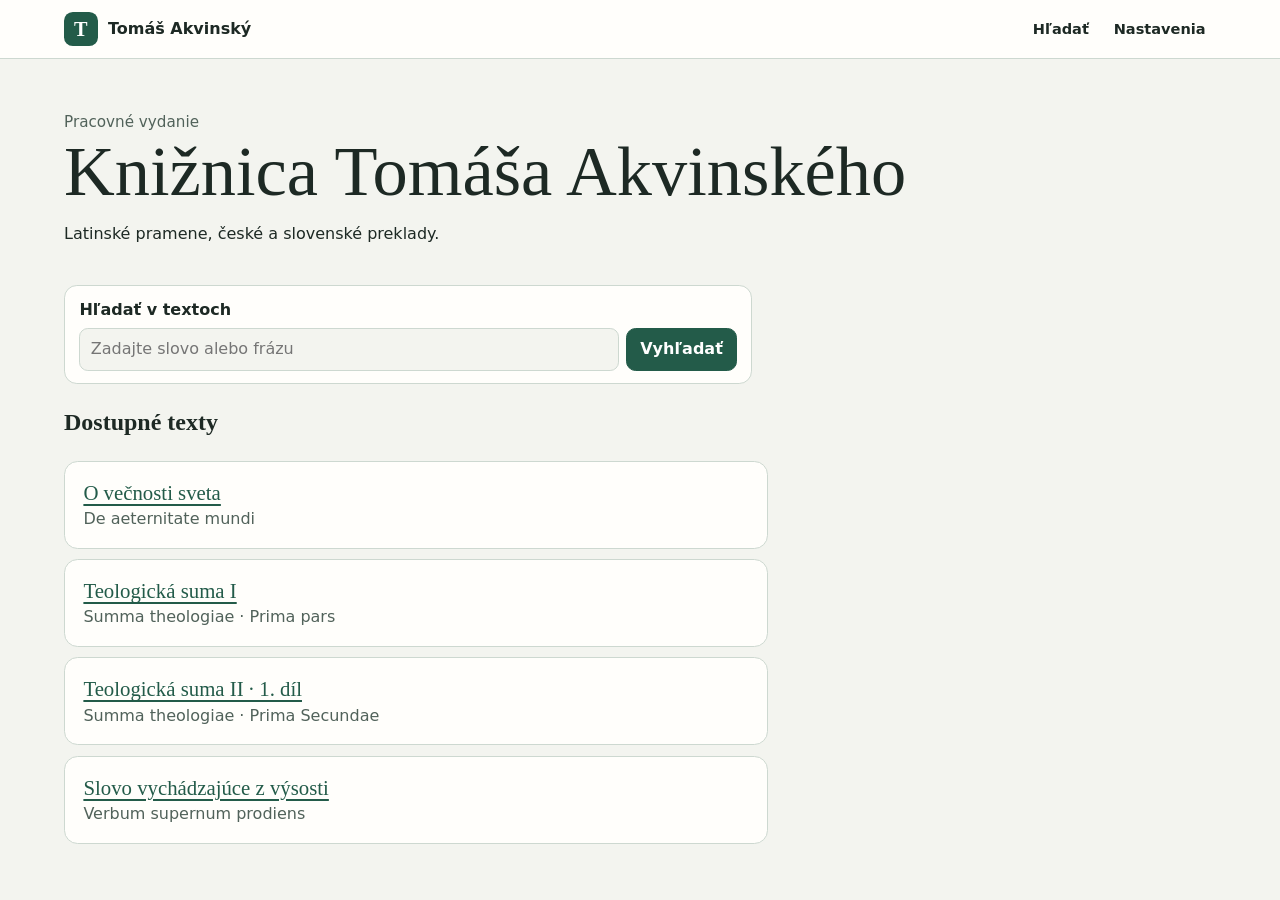
<file: index.html>
<!doctype html>
<html lang="sk" data-work="" data-language="sk" data-standalone="false">
<head>
  <meta charset="utf-8">
  <meta name="viewport" content="width=device-width, initial-scale=1">
  <title>Knižnica · Tomáš Akvinský</title>
  <link rel="stylesheet" href="style.css">
</head>
<body>
  <a class="skip" href="#zaciatok">Preskočiť na obsah stránky</a>
  <header class="masthead">
    <div class="topbar">
      <a class="brand" href="index.html" aria-label="Tomáš Akvinský"><span aria-hidden="true" class="brand-mark">T</span><span>Tomáš Akvinský</span></a>
      <nav aria-label="Nástroje knižnice">

        <button type="button" id="show-search" hidden>Hľadať</button>
        <button type="button" data-open="nastavenia" hidden>Nastavenia</button>
      </nav>
    </div>
  </header>
  <main id="zaciatok">
        <header class="work-header">
          <div class="edition">Pracovné vydanie</div>
          <h1>Knižnica Tomáša Akvinského</h1>
          <p>Latinské pramene, české a slovenské preklady.</p>
        </header>

    <div class="search" data-search="" hidden>
      <form role="search" id="search">
        <label for="query">Hľadať v textoch</label>
        <div class="search-line">
          <input id="query" type="search" name="q" placeholder="Zadajte slovo alebo frázu" required>
          <button class="primary" type="submit">Vyhľadať</button>
        </div>
      </form>
      <p id="search-status" role="status"></p>
      <ul id="search-results"></ul>
    </div>
        <section class="catalog" aria-labelledby="catalog-title">
          <h2 id="catalog-title">Dostupné texty</h2>
          <ul><li><a href="de-aeternitate-mundi-sk.html" lang="sk">O večnosti sveta</a><span lang="la">De aeternitate mundi</span></li>
<li><a href="summa-theologiae-i-cs.html" lang="sk">Teologická suma I</a><span lang="la">Summa theologiae · Prima pars</span></li>
<li><a href="summa-theologiae-i-ii-cs.html" lang="cs">Teologická suma II · 1. díl</a><span lang="la">Summa theologiae · Prima Secundae</span></li>
<li><a href="verbum-supernum-sk.html" lang="sk">Slovo vychádzajúce z výsosti</a><span lang="la">Verbum supernum prodiens</span></li></ul>
        </section></main>
  <dialog id="nastavenia" aria-labelledby="settings-title">
    <div class="dialog-heading"><h2 id="settings-title">Nastavenia čítania</h2>
      <form method="dialog"><button>Zavrieť</button></form></div>
    <label for="theme">Motív</label>
    <select id="theme" name="theme">
      <option value="system">Podľa systému</option><option value="light">Svetlý</option><option value="dark">Tmavý</option>
    </select>
    <label for="accent">Farebný odtieň</label>
    <select id="accent" name="accent">
      <option value="green">Zelený</option><option value="blue">Jemne modrý</option>
      <option value="violet">Levanduľový</option><option value="amber">Teplý jantárový</option>
    </select>
    <label for="font">Písmo čítania</label>
    <select id="font" name="font">
      <option value="serif">Pätkové</option><option value="sans">Bezpätkové</option>
    </select>
    <label for="page-axis">Listovanie ťuknutím</label>
    <select id="page-axis" name="pageAxis" aria-describedby="tap-tip">
      <option value="horizontal">Ľavý a pravý okraj</option>
      <option value="vertical">Horný a dolný okraj</option>
      <option value="off">Vypnuté</option>
    </select>
    <p id="tap-tip" class="muted">Krajných 30 % obrazovky. Ľavá alebo horná zóna listuje späť, pravá alebo dolná dopredu.</p>
  </dialog>

  <script src="preferences.js" defer></script>
<script src="reader.js" defer></script>
<script src="search-index.js" defer></script>
<script src="search-index-ii-1.js" defer></script>
<script src="search.js" defer></script>
</body>
</html>
</file>
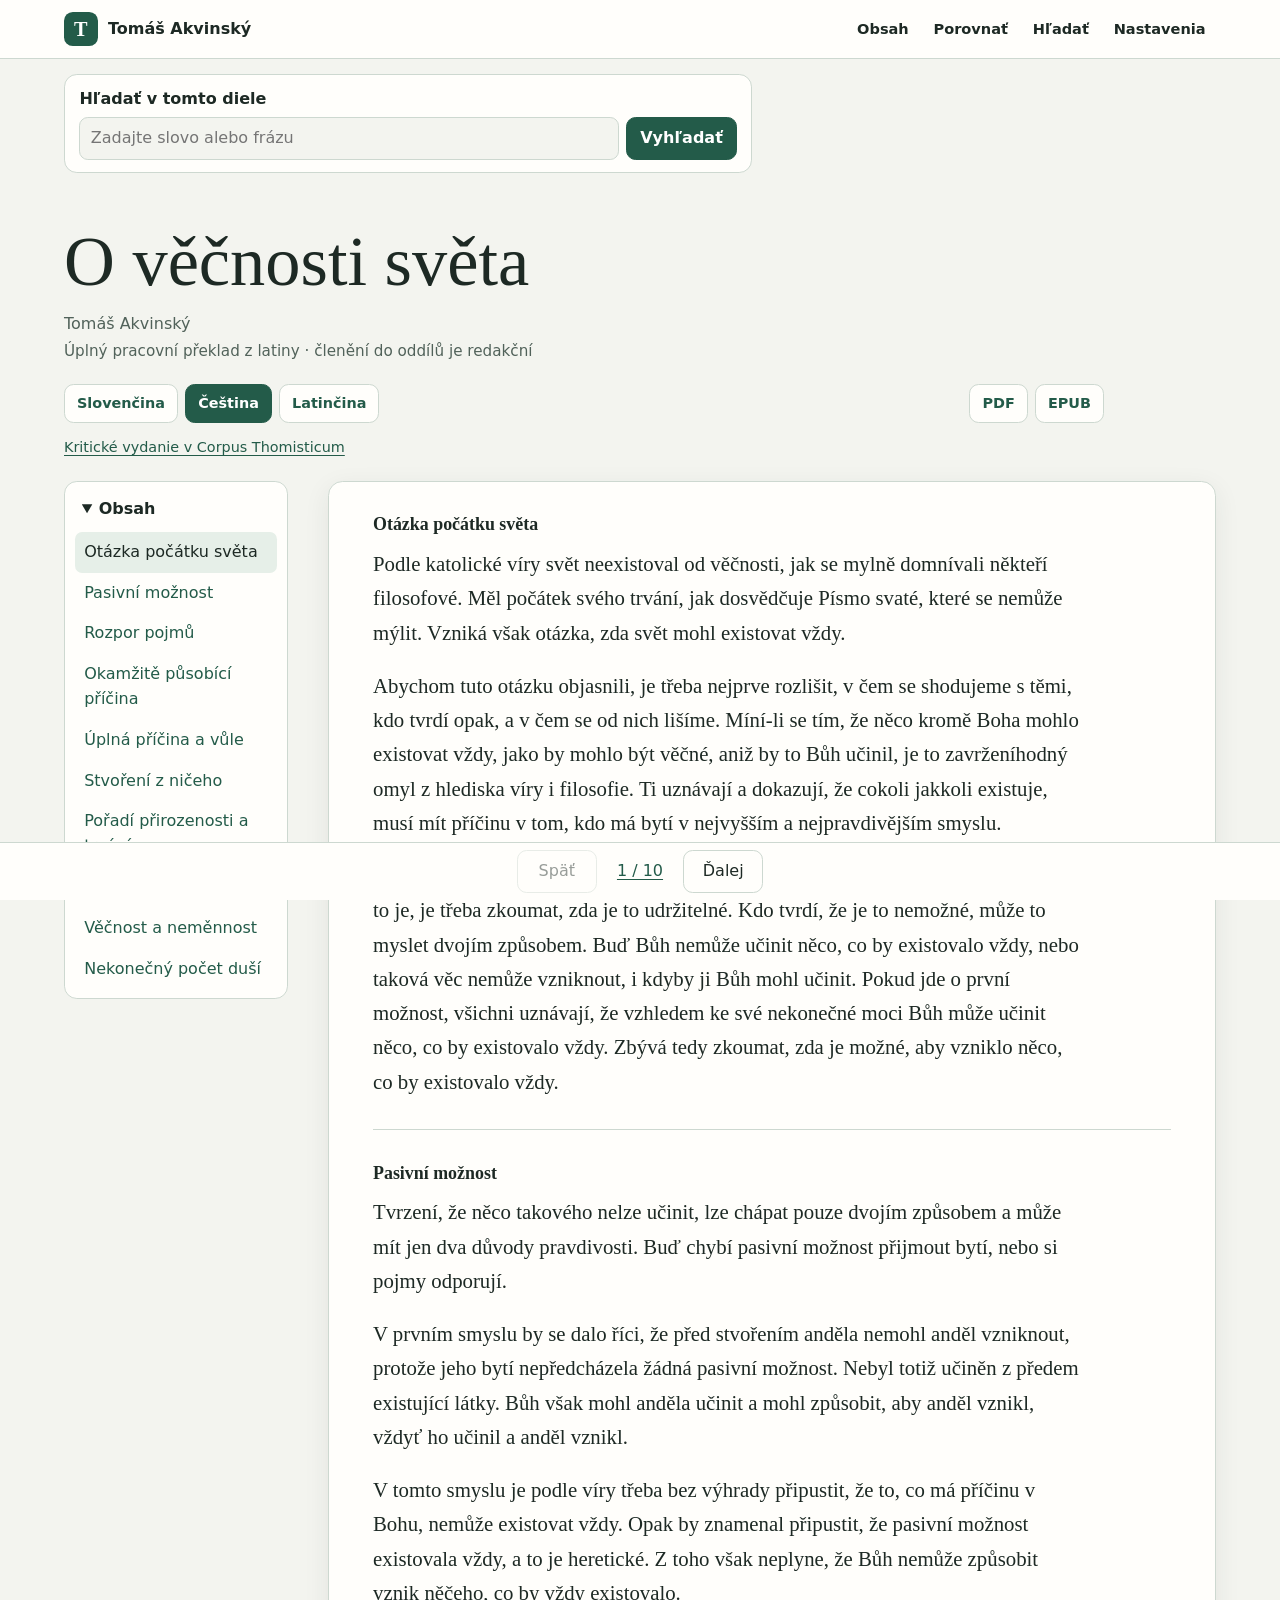
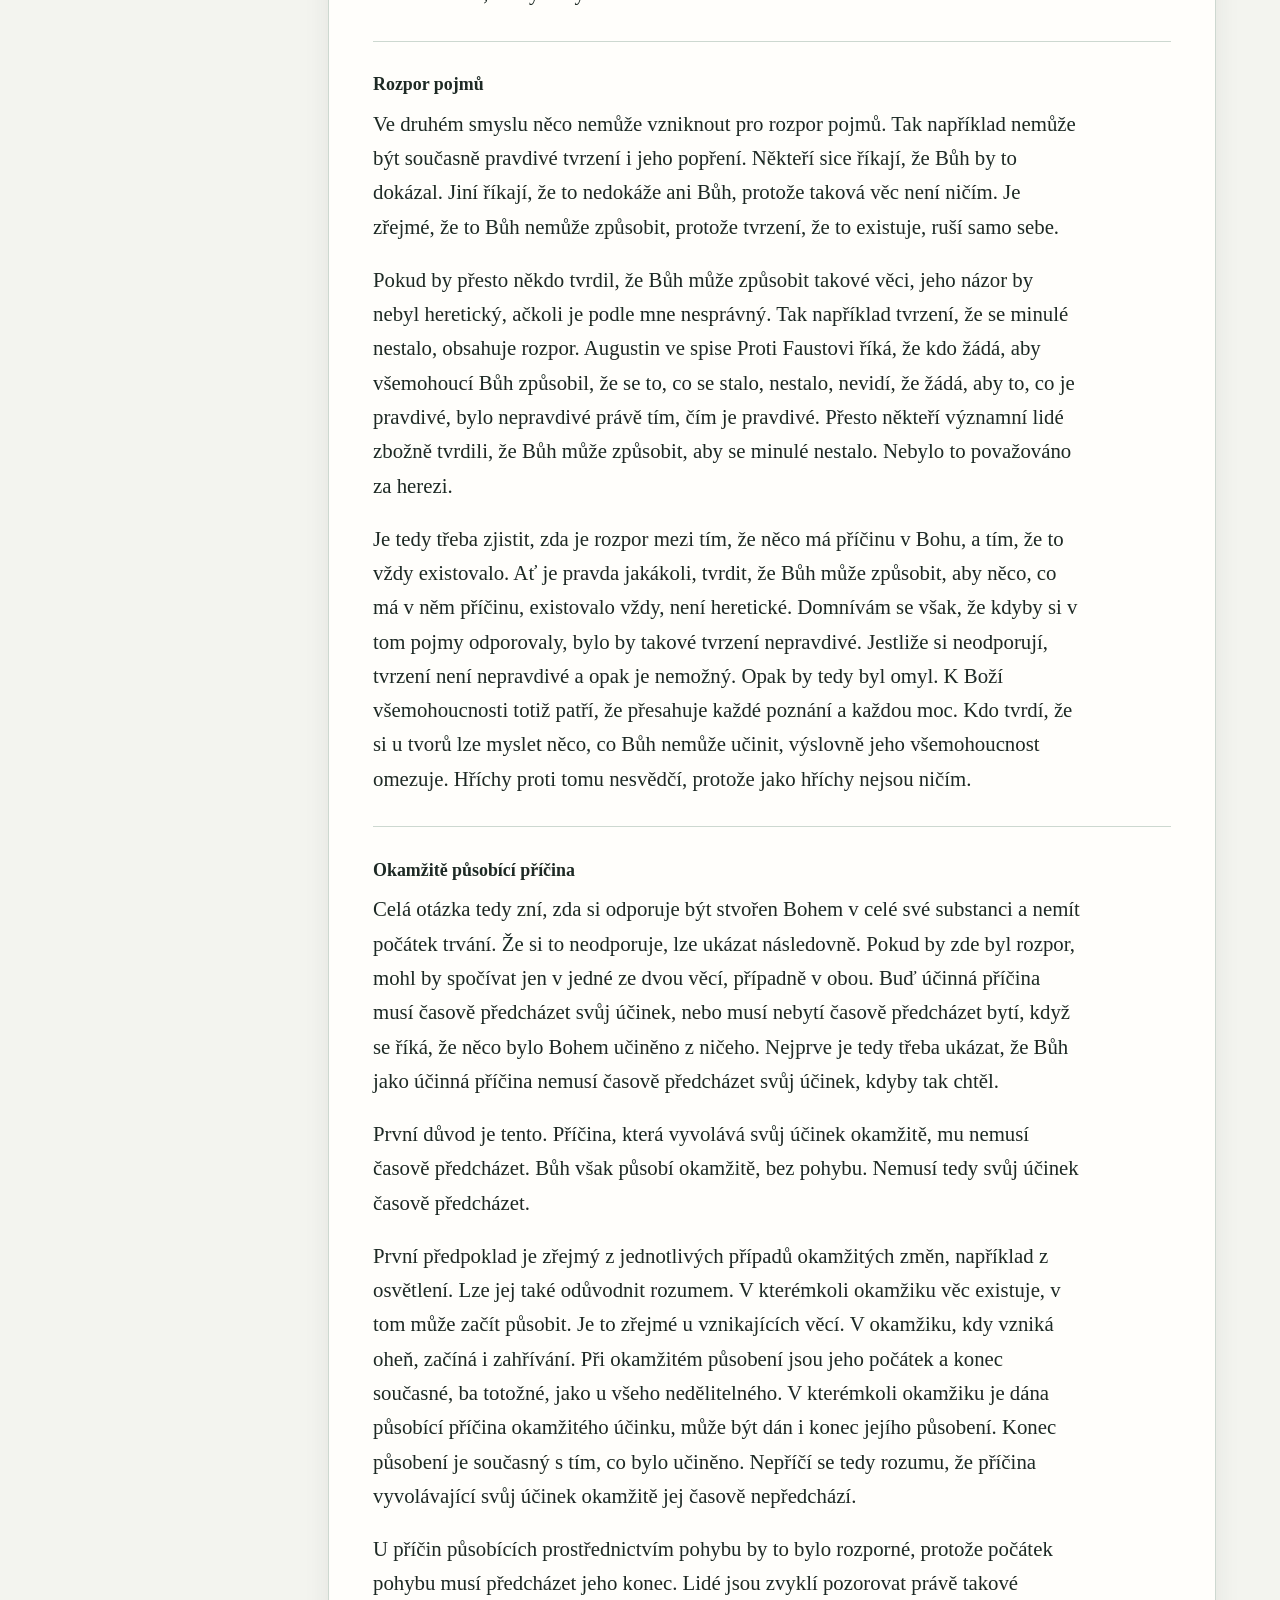
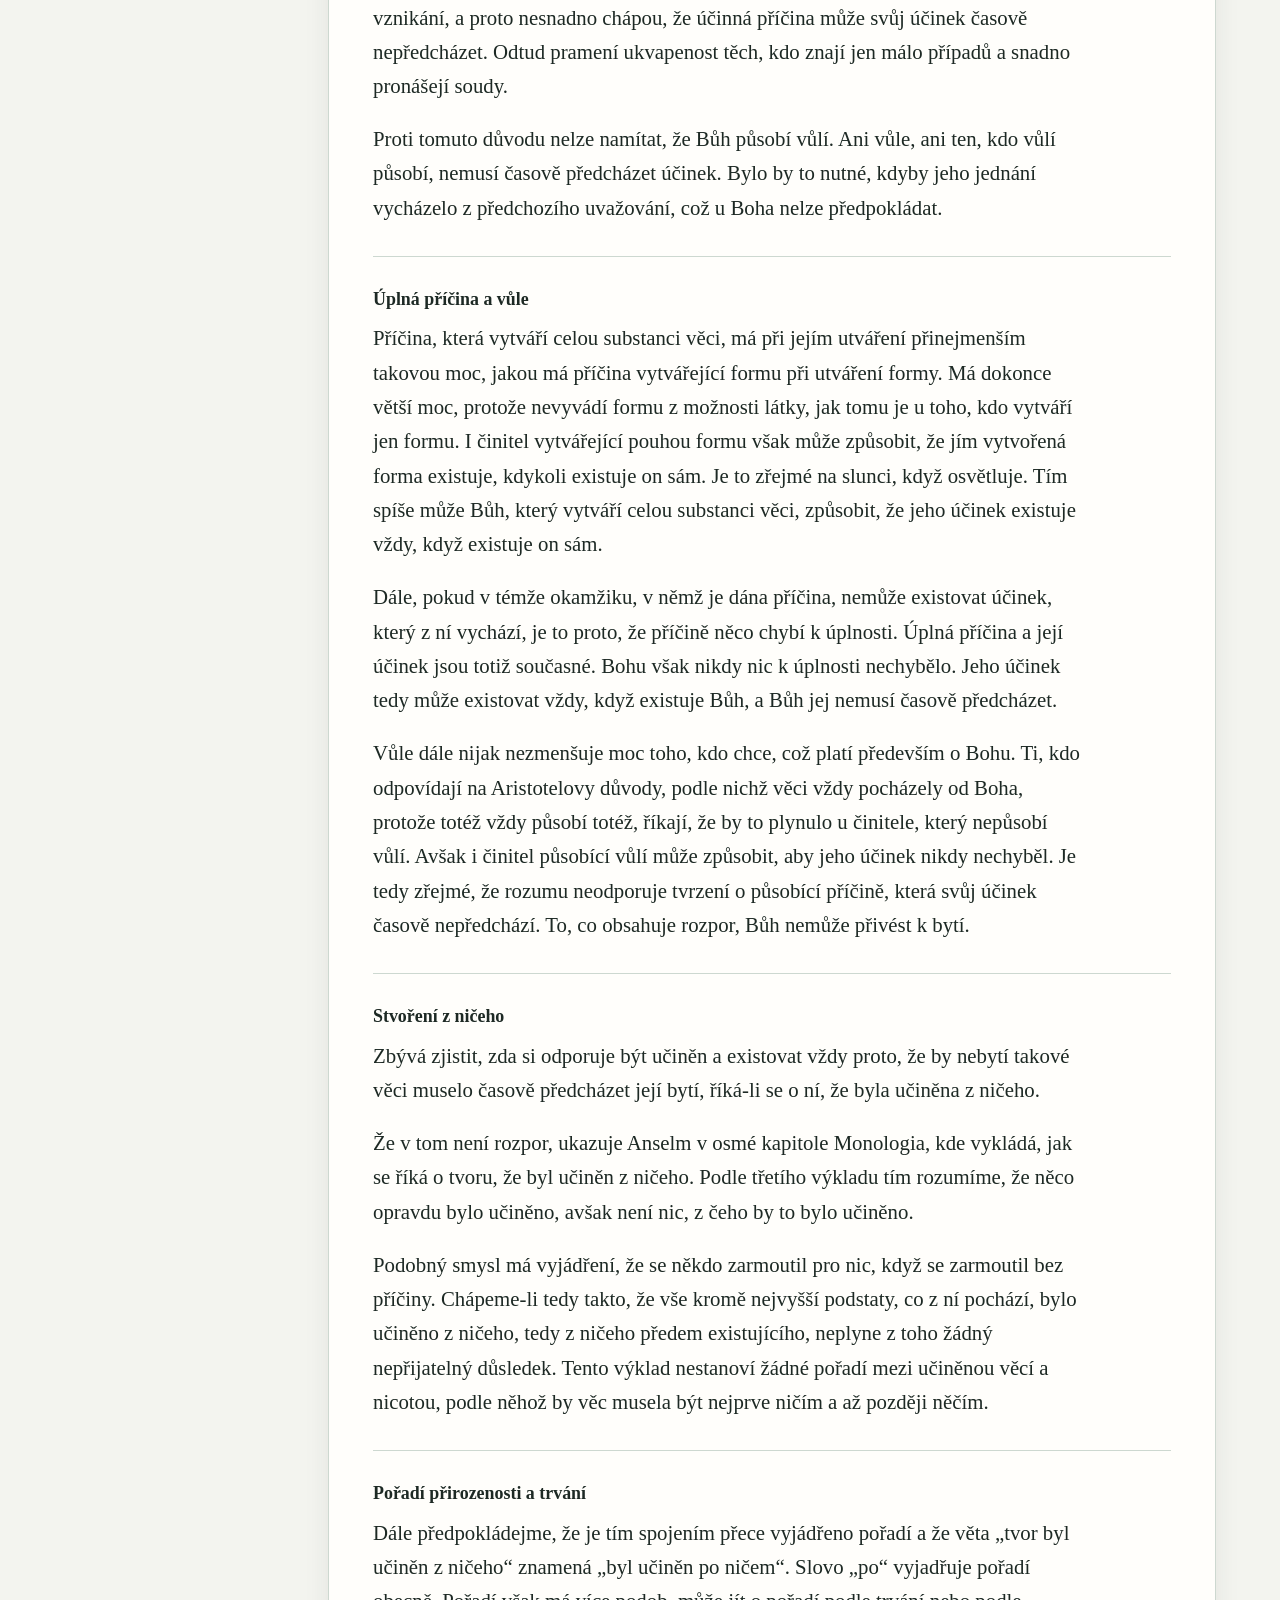
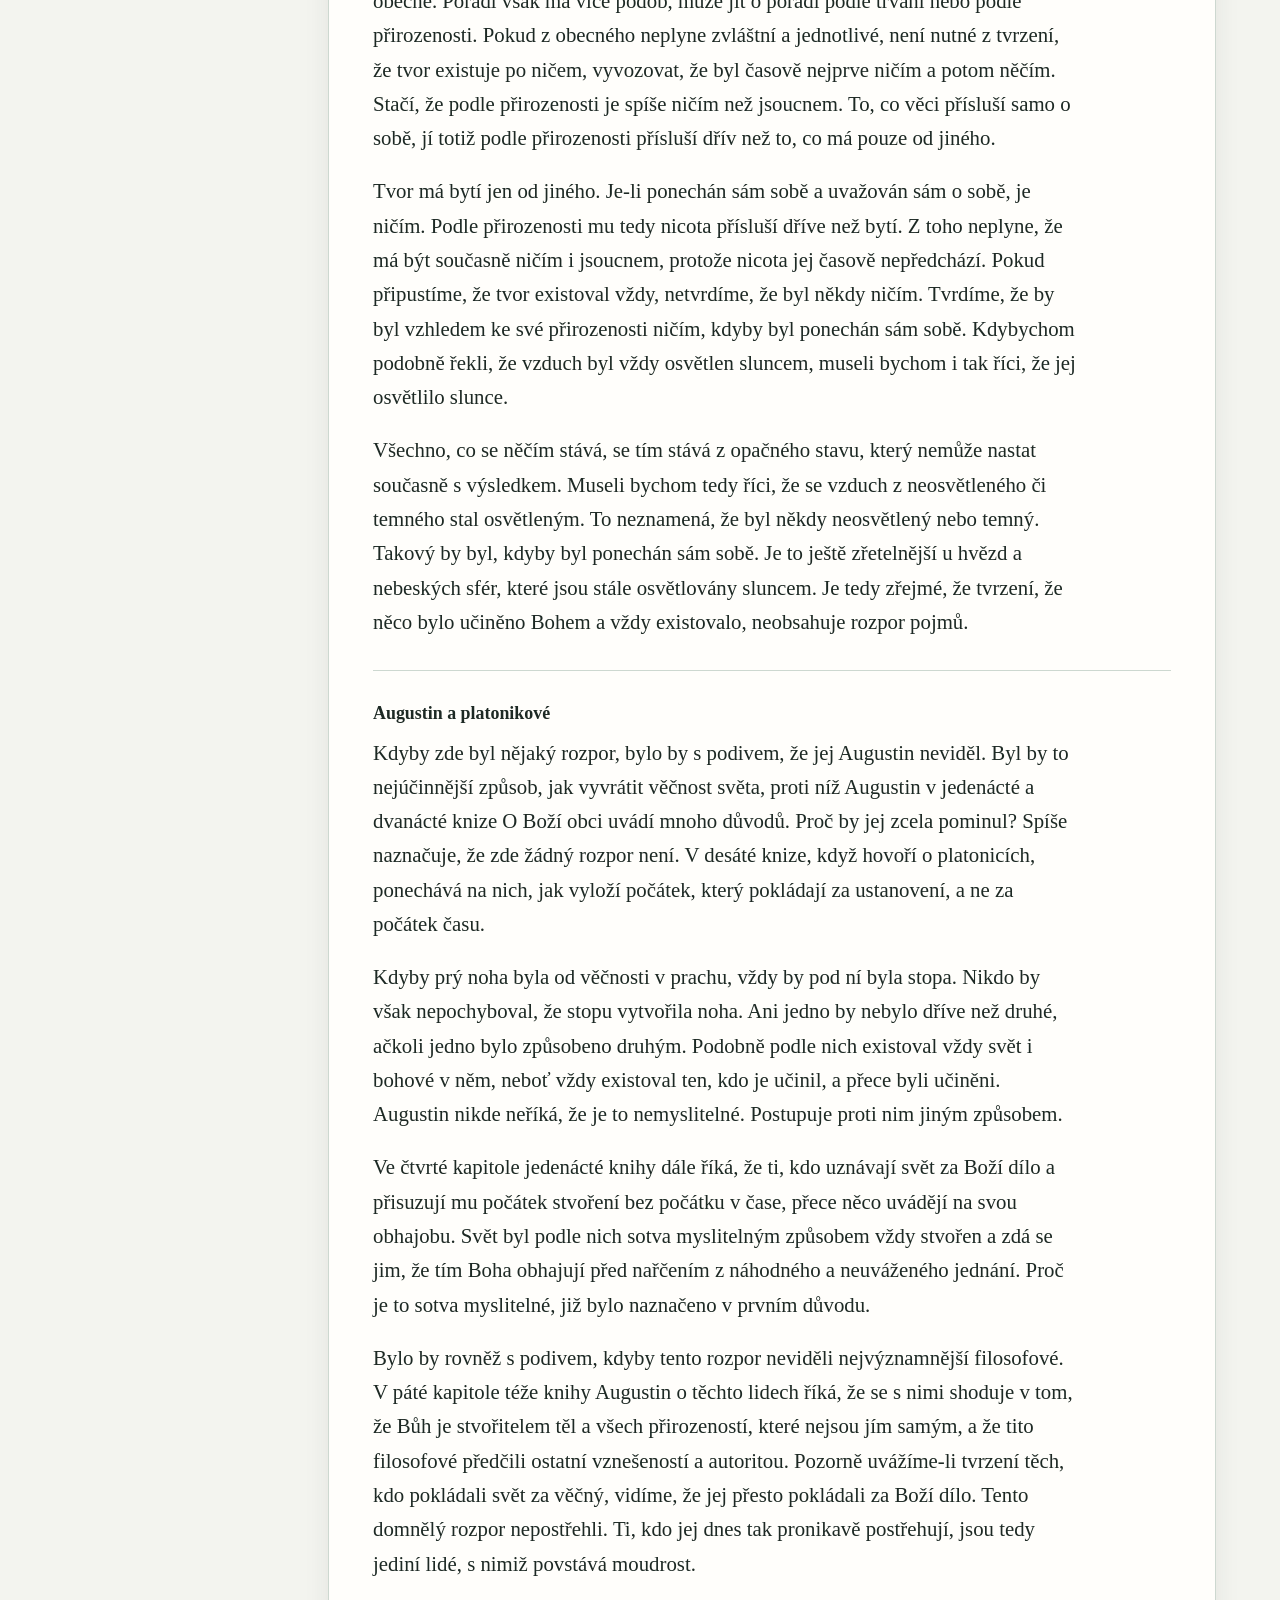
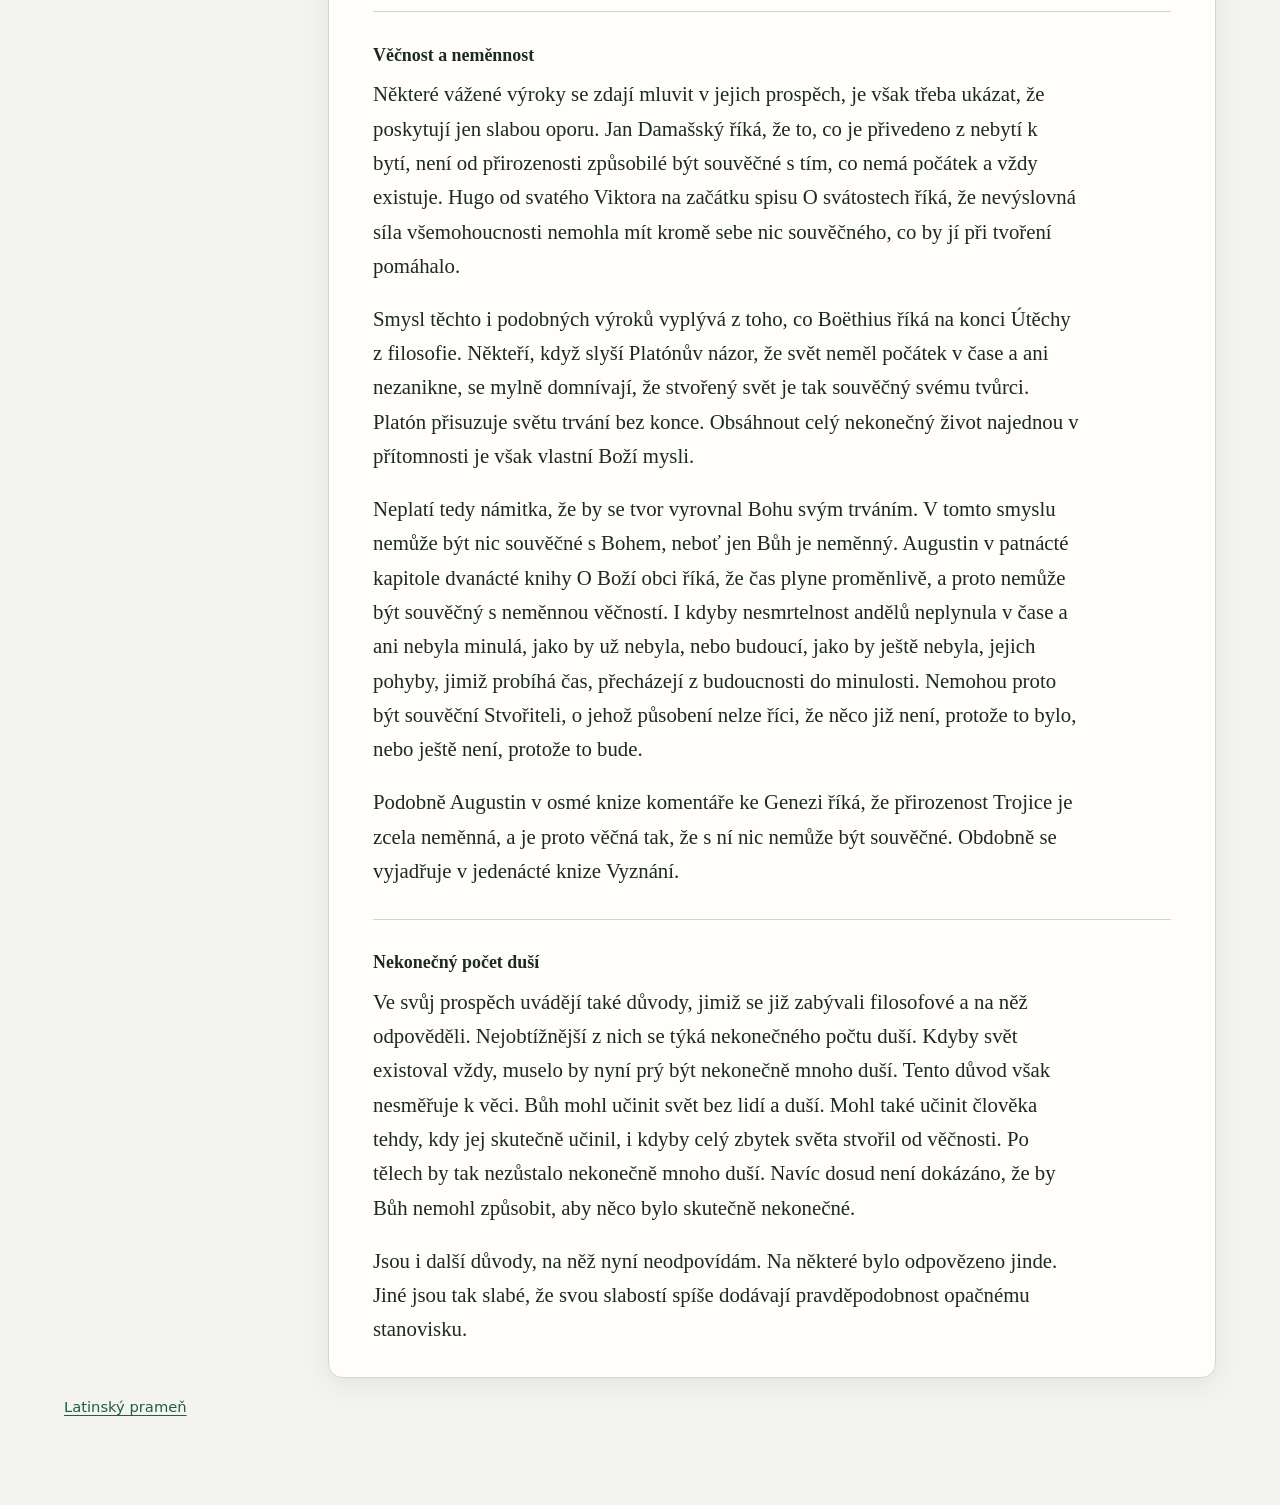
<file: de-aeternitate-mundi-cs.html>
<!doctype html>
<html lang="sk" data-work="de-aeternitate-mundi" data-language="cs" data-standalone="false">
<head>
  <meta charset="utf-8">
  <meta name="viewport" content="width=device-width, initial-scale=1">
  <title>O věčnosti světa · Tomáš Akvinský</title>
  <link rel="stylesheet" href="style.css">
</head>
<body>
  <a class="skip" href="#zaciatok">Preskočiť na obsah stránky</a>
  <header class="masthead">
    <div class="topbar">
      <a class="brand" href="index.html" aria-label="Tomáš Akvinský"><span aria-hidden="true" class="brand-mark">T</span><span>Tomáš Akvinský</span></a>
      <nav aria-label="Nástroje knižnice">

      <a href="#obsah" class="contents-link">Obsah</a>
      <button type="button" data-open="porovnanie" hidden>Porovnať</button>

        <button type="button" id="show-search" hidden>Hľadať</button>
        <button type="button" data-open="nastavenia" hidden>Nastavenia</button>
      </nav>
    </div>
  </header>
  <main id="zaciatok">


    <div class="search" data-search="de-aeternitate-mundi" hidden>
      <form role="search" id="search">
        <label for="query">Hľadať v tomto diele</label>
        <div class="search-line">
          <input id="query" type="search" name="q" placeholder="Zadajte slovo alebo frázu" required>
          <button class="primary" type="submit">Vyhľadať</button>
        </div>
      </form>
      <p id="search-status" role="status"></p>
      <ul id="search-results"></ul>
    </div>
    <header class="work-header">
      <h1 lang="cs">O věčnosti světa</h1>
      <p class="author" lang="cs">Tomáš Akvinský</p>
      <p class="edition" lang="cs">Úplný pracovní překlad z latiny · členění do oddílů je redakční</p>
      <div class="actions">
        <nav class="languages" aria-label="Jazyk textu"><a data-passages="p01 p02 p03 p04 p05 p06 p07 p08 p09 p10" data-code="sk" href="de-aeternitate-mundi-sk.html" data-title="O večnosti sveta" data-author="Tomáš Akvinský" data-edition="Úplný pracovný preklad z latinčiny · členenie na oddiely je redakčné">Slovenčina</a><a data-passages="p01 p02 p03 p04 p05 p06 p07 p08 p09 p10" data-code="cs" href="de-aeternitate-mundi-cs.html" data-title="O věčnosti světa" data-author="Tomáš Akvinský" data-edition="Úplný pracovní překlad z latiny · členění do oddílů je redakční" aria-current=page>Čeština</a><a data-passages="p01 p02 p03 p04 p05 p06 p07 p08 p09 p10" data-code="la" href="de-aeternitate-mundi-la.html" data-title="De aeternitate mundi" data-author="Thomas de Aquino" data-edition="Opera omnia, tomus XVI, Parmae 1864, pp. 318–320 · textus emendatus">Latinčina</a></nav>
        <div class="downloads" aria-label="Stiahnuť text"><a href="output/pdf/de-aeternitate-mundi-cs.pdf" data-download-lang="cs" download="de-aeternitate-mundi-cs.pdf">PDF</a><a href="output/epub/de-aeternitate-mundi-cs.epub" data-download-lang="cs" download="de-aeternitate-mundi-cs.epub">EPUB</a></div>
      </div>
      <p class="reference-edition"><a href="https://www.corpusthomisticum.org/ocm.html">Kritické vydanie v Corpus Thomisticum</a></p>
    </header>
    <div class="layout">
      <details id="obsah" class="contents" open>
        <summary>Obsah</summary>
        <nav aria-label="Obsah diela"><ol><li data-entry="p01"><a href="#p01">Otázka počátku světa</a></li><li data-entry="p02"><a href="#p02">Pasivní možnost</a></li><li data-entry="p03"><a href="#p03">Rozpor pojmů</a></li><li data-entry="p04"><a href="#p04">Okamžitě působící příčina</a></li><li data-entry="p05"><a href="#p05">Úplná příčina a vůle</a></li><li data-entry="p06"><a href="#p06">Stvoření z ničeho</a></li><li data-entry="p07"><a href="#p07">Pořadí přirozenosti a trvání</a></li><li data-entry="p08"><a href="#p08">Augustin a platonikové</a></li><li data-entry="p09"><a href="#p09">Věčnost a neměnnost</a></li><li data-entry="p10"><a href="#p10">Nekonečný počet duší</a></li></ol></nav>
      </details>
      <article id="reading" class="prose"><section id="p01"><h2 lang="cs">Otázka počátku světa</h2><div class="translations"><div class="translation" lang="sk" data-code="sk" data-heading="Otázka začiatku sveta" data-available="true" hidden><h3 class="translation-label" lang="sk">Slovenčina</h3><p>Podľa katolíckej viery svet nejestvoval od večnosti, ako sa mylne domnievali niektorí filozofi. Mal začiatok svojho trvania, ako dosvedčuje Sväté písmo, ktoré sa nemôže mýliť. Vzniká však otázka, či svet mohol jestvovať vždy.</p><p>Aby sme túto otázku objasnili, treba najprv rozlíšiť, v čom súhlasíme s tými, ktorí tvrdia opak, a v čom sa od nich líšime. Ak sa tým myslí, že čosi okrem Boha mohlo jestvovať vždy, akoby mohlo byť večné bez toho, aby to Boh učinil, je to pohoršujúci omyl z hľadiska viery aj z hľadiska filozofov. Tí uznávajú a dokazujú, že čokoľvek akokoľvek jestvuje, musí mať príčinu v tom, kto má bytie v najvyššom a najpravdivejšom zmysle.</p><p>Ak sa však tým myslí, že niečo jestvovalo vždy a predsa je Boh jeho príčinou vo všetkom, čím je, treba preskúmať, či je to udržateľné. Kto tvrdí, že je to nemožné, môže to myslieť dvojako. Buď Boh nemôže učiniť niečo, čo by jestvovalo vždy, alebo taká vec nemôže vzniknúť, aj keby ju Boh mohol učiniť. Pokiaľ ide o prvú otázku, všetci uznávajú, že vzhľadom na nekonečnosť svojej moci Boh môže učiniť niečo, čo by jestvovalo vždy. Zostáva teda skúmať, či je možné, aby vzniklo niečo, čo by jestvovalo vždy.</p></div><div class="translation" lang="cs" data-code="cs" data-heading="Otázka počátku světa" data-available="true"><h3 class="translation-label" lang="sk">Čeština</h3><p>Podle katolické víry svět neexistoval od věčnosti, jak se mylně domnívali někteří filosofové. Měl počátek svého trvání, jak dosvědčuje Písmo svaté, které se nemůže mýlit. Vzniká však otázka, zda svět mohl existovat vždy.</p><p>Abychom tuto otázku objasnili, je třeba nejprve rozlišit, v čem se shodujeme s těmi, kdo tvrdí opak, a v čem se od nich lišíme. Míní-li se tím, že něco kromě Boha mohlo existovat vždy, jako by mohlo být věčné, aniž by to Bůh učinil, je to zavrženíhodný omyl z hlediska víry i filosofie. Ti uznávají a dokazují, že cokoli jakkoli existuje, musí mít příčinu v tom, kdo má bytí v nejvyšším a nejpravdivějším smyslu.</p><p>Míní-li se však, že něco existovalo vždy a přesto je Bůh jeho příčinou ve všem, čím to je, je třeba zkoumat, zda je to udržitelné. Kdo tvrdí, že je to nemožné, může to myslet dvojím způsobem. Buď Bůh nemůže učinit něco, co by existovalo vždy, nebo taková věc nemůže vzniknout, i kdyby ji Bůh mohl učinit. Pokud jde o první možnost, všichni uznávají, že vzhledem ke své nekonečné moci Bůh může učinit něco, co by existovalo vždy. Zbývá tedy zkoumat, zda je možné, aby vzniklo něco, co by existovalo vždy.</p></div><div class="translation" lang="la" data-code="la" data-heading="Quaestio de principio mundi" data-available="true" hidden><h3 class="translation-label" lang="sk">Latinčina</h3><p>Supposito, secundum fidem catholicam, mundum ab aeterno non fuisse, sicut quidam philosophi errantes posuerunt, sed quod mundus durationis initium habuerit, sicut Scriptura sacra, quae falli non potest, testatur; dubitatio mota est, utrum potuerit semper fuisse.</p><p>Cujus dubitationis ut veritas explicetur, primo distinguendum est quid est in quo cum dicentibus contrarium convenimus, et quid est illud in quo ab eis differimus.</p><p>Si enim intelligatur quod aliquid praeter Deum potuerit semper fuisse, quasi possit esse aliquid aeternum praeter eum, ab eo non factum: error abominabilis est non solum in fide, sed etiam apud philosophos, qui confitentur et probant quod omne quod est quoquo modo, esse non possit nisi causatum ab eo qui maxime et verissime habet esse.</p><p>Si autem intelligatur aliquid semper fuisse, et tamen causatum a Deo secundum totum quod in eo est: videndum est utrum hoc possit stare. Si autem dicatur hoc impossibile; vel hoc dicetur quia Deus non potuit facere aliquid quod semper fuerit, aut quia non potuit fieri, etiam si Deus posset facere.</p><p>In prima autem parte omnes consentiunt: scilicet in hoc quod Deus potuit facere aliquid quod semper fuerit, considerando potentiam ipsius infinitam. Restat igitur videre, utrum possibile sit aliquid fieri quod semper fuerit.</p></div></div></section><section id="p02"><h2 lang="cs">Pasivní možnost</h2><div class="translations"><div class="translation" lang="sk" data-code="sk" data-heading="Pasívna možnosť" data-available="true" hidden><h3 class="translation-label" lang="sk">Slovenčina</h3><p>Tvrdenie, že sa to nedá učiniť, môže mať len dva významy a dva dôvody pravdivosti. Buď chýba pasívna možnosť prijať bytie, alebo ide o rozpor pojmov.</p><p>V prvom zmysle by sa dalo povedať, že pred stvorením anjela anjel nemohol vzniknúť, lebo jeho bytiu nepredchádzala nijaká pasívna možnosť. Nebol totiž učinený z už jestvujúcej látky. Boh ho však mohol učiniť a mohol spôsobiť, aby anjel vznikol, veď ho učinil a anjel vznikol.</p><p>V tomto zmysle treba podľa viery bez výhrady pripustiť, že to, čo má príčinu v Bohu, nemôže jestvovať vždy. Opak by znamenal pripustiť, že pasívna možnosť jestvovala vždy, a to je heretické. Z toho však nevyplýva, že Boh nemôže spôsobiť vznik niečoho, čo by vždy jestvovalo.</p></div><div class="translation" lang="cs" data-code="cs" data-heading="Pasivní možnost" data-available="true"><h3 class="translation-label" lang="sk">Čeština</h3><p>Tvrzení, že něco takového nelze učinit, lze chápat pouze dvojím způsobem a může mít jen dva důvody pravdivosti. Buď chybí pasivní možnost přijmout bytí, nebo si pojmy odporují.</p><p>V prvním smyslu by se dalo říci, že před stvořením anděla nemohl anděl vzniknout, protože jeho bytí nepředcházela žádná pasivní možnost. Nebyl totiž učiněn z předem existující látky. Bůh však mohl anděla učinit a mohl způsobit, aby anděl vznikl, vždyť ho učinil a anděl vznikl.</p><p>V tomto smyslu je podle víry třeba bez výhrady připustit, že to, co má příčinu v Bohu, nemůže existovat vždy. Opak by znamenal připustit, že pasivní možnost existovala vždy, a to je heretické. Z toho však neplyne, že Bůh nemůže způsobit vznik něčeho, co by vždy existovalo.</p></div><div class="translation" lang="la" data-code="la" data-heading="Potentia passiva" data-available="true" hidden><h3 class="translation-label" lang="sk">Latinčina</h3><p>Si autem dicatur quod hoc non potest fieri; hoc non potest intelligi nisi duobus modis, vel duas causas veritatis habere: scilicet vel propter remotionem potentiae passivae, vel propter repugnantiam intellectuum.</p><p>Primo modo posset dici quod, antequam angelus sit factus, non poterat angelus fieri, quia non praecessit ad ejus esse aliqua potentia passiva, cum non sit factus ex materia praejacenti; tamen Deus poterat facere angelum, et poterat facere ut angelus fieret, quia fecit, et factus est.</p><p>Sic ergo intelligendo, simpliciter concedendum est, secundum fidem, quod non potest causatum a Deo semper esse: quia hoc ponere esset ponere potentiam passivam semper fuisse: quod haereticum est.</p><p>Tamen ex hoc non sequitur quod Deus non possit facere ut fiat semper aliquod ens. Secundo modo dicitur per repugnantiam intellectuum aliquid non posse fieri, sicut non potest fieri ut affirmatio et negatio sint simul vera; quamvis Deus hoc possit facere, ut quidam dicunt.</p></div></div></section><section id="p03"><h2 lang="cs">Rozpor pojmů</h2><div class="translations"><div class="translation" lang="sk" data-code="sk" data-heading="Rozpor pojmov" data-available="true" hidden><h3 class="translation-label" lang="sk">Slovenčina</h3><p>V druhom zmysle sa hovorí, že niečo nemôže vzniknúť pre rozpor pojmov. Tak napríklad nemôžu byť zároveň pravdivé tvrdenie aj jeho popretie. Niektorí síce tvrdia, že Boh by to dokázal. Iní hovoria, že to nedokáže ani Boh, lebo také niečo nie je nič. Je zrejmé, že to nemôže spôsobiť, pretože tvrdenie, že to jestvuje, popiera samo seba.</p><p>Ak by predsa niekto tvrdil, že Boh môže také veci spôsobiť, jeho názor by nebol heretický, hoci je podľa mňa nesprávny. Napríklad tvrdenie, že minulé sa nestalo, v sebe zahŕňa rozpor. Augustín v spise Proti Faustovi hovorí, že kto žiada, aby všemohúci Boh spôsobil, že sa to, čo sa stalo, nestalo, nevidí, že žiada, aby to, čo je pravdivé, bolo nepravdivé práve tým, čím je pravdivé. A predsa niektorí významní ľudia zbožne tvrdili, že Boh môže spôsobiť, aby sa minulé nestalo. Nepokladalo sa to za herézu.</p><p>Treba teda zistiť, či je rozpor medzi tým, že niečo má príčinu v Bohu, a tým, že to vždy jestvovalo. Nech je pravda akákoľvek, tvrdiť, že Boh môže spôsobiť, aby niečo, čo má v ňom príčinu, jestvovalo vždy, nie je heretické. Myslím si však, že ak by v tom bol rozpor, tvrdenie by bolo nepravdivé. Ak tam rozpor nie je, tvrdenie nie je nepravdivé a opak je nemožný. Tvrdil by omyl ten, kto by tvrdil opak. K Božej všemohúcnosti totiž patrí, že presahuje každé chápanie a každú moc. Kto tvrdí, že si pri tvoroch možno myslieť niečo, čo Boh nemôže učiniť, výslovne zmenšuje jeho všemohúcnosť. Hriechy tu nie sú protiargumentom, lebo ako hriechy nie sú ničím.</p></div><div class="translation" lang="cs" data-code="cs" data-heading="Rozpor pojmů" data-available="true"><h3 class="translation-label" lang="sk">Čeština</h3><p>Ve druhém smyslu něco nemůže vzniknout pro rozpor pojmů. Tak například nemůže být současně pravdivé tvrzení i jeho popření. Někteří sice říkají, že Bůh by to dokázal. Jiní říkají, že to nedokáže ani Bůh, protože taková věc není ničím. Je zřejmé, že to Bůh nemůže způsobit, protože tvrzení, že to existuje, ruší samo sebe.</p><p>Pokud by přesto někdo tvrdil, že Bůh může způsobit takové věci, jeho názor by nebyl heretický, ačkoli je podle mne nesprávný. Tak například tvrzení, že se minulé nestalo, obsahuje rozpor. Augustin ve spise Proti Faustovi říká, že kdo žádá, aby všemohoucí Bůh způsobil, že se to, co se stalo, nestalo, nevidí, že žádá, aby to, co je pravdivé, bylo nepravdivé právě tím, čím je pravdivé. Přesto někteří významní lidé zbožně tvrdili, že Bůh může způsobit, aby se minulé nestalo. Nebylo to považováno za herezi.</p><p>Je tedy třeba zjistit, zda je rozpor mezi tím, že něco má příčinu v Bohu, a tím, že to vždy existovalo. Ať je pravda jakákoli, tvrdit, že Bůh může způsobit, aby něco, co má v něm příčinu, existovalo vždy, není heretické. Domnívám se však, že kdyby si v tom pojmy odporovaly, bylo by takové tvrzení nepravdivé. Jestliže si neodporují, tvrzení není nepravdivé a opak je nemožný. Opak by tedy byl omyl. K Boží všemohoucnosti totiž patří, že přesahuje každé poznání a každou moc. Kdo tvrdí, že si u tvorů lze myslet něco, co Bůh nemůže učinit, výslovně jeho všemohoucnost omezuje. Hříchy proti tomu nesvědčí, protože jako hříchy nejsou ničím.</p></div><div class="translation" lang="la" data-code="la" data-heading="Repugnantia intellectuum" data-available="true" hidden><h3 class="translation-label" lang="sk">Latinčina</h3><p>Quidam vero dicunt quod nec Deus potest hujusmodi facere, quia hoc nihil est. Tamen manifestum est quod non potest facere ut hoc fiat, quia positio qua ponitur esse, destruit se ipsam.</p><p>Si tamen ponatur quod Deus hujusmodi potest facere ut fiat; positio non est haeretica, quamvis, ut credo, sit falsa, sicut quod praeteritum non fuerit, includit in se contradictionem.</p><p>Unde Augustinus in libro contra Faustum: « Quisque ita dicit: Si omnipotens est Deus, faciat ut quae facta sunt, facta non fuerint; non videt hoc se dicere: Si omnipotens est, faciat ut ea quae vera sunt, eo ipso quod vera sunt, falsa sint. »</p><p>Et tamen quidam magni pie dixerunt Deum posse facere de praeterito quod non fuerit praeteritum; nec fuit reputatum haereticum. Videndum est ergo utrum in his duobus sit repugnantia intellectuum, quod aliquid sit causatum a Deo, et tamen semper fuerit. Et quidquid de hoc verum sit, non erit haereticum dicere: quia hoc potest fieri a Deo ut aliquid causatum a Deo semper fuerit.</p><p>Tamen credo quod si esset repugnantia intellectuum, esset falsum. Si autem non est repugnantia intellectuum, non solum non est falsum, sed etiam est impossibile aliter esse, et erroneum, si aliter dicatur. Cum enim ad omnipotentiam Dei pertineat ut omnem intellectum et virtutem excedat, expresse omnipotentiae derogat qui dicit aliquid posse intelligi in creaturis, quod a Deo fieri non possit. Nec est instantia de peccatis, quae in quantum hujusmodi, nihil sunt.</p></div></div></section><section id="p04"><h2 lang="cs">Okamžitě působící příčina</h2><div class="translations"><div class="translation" lang="sk" data-code="sk" data-heading="Okamžite pôsobiaca príčina" data-available="true" hidden><h3 class="translation-label" lang="sk">Slovenčina</h3><p>Celá otázka teda znie, či si navzájom odporuje byť stvorený Bohom v celej svojej substancii a nemať začiatok trvania. Ukážeme, že si to neodporuje. Ak by tu bol rozpor, mal by len jednu z dvoch príčin, prípadne obe. Buď účinná príčina musí svoj účinok časovo predchádzať, alebo nebytím treba časovo predísť bytiu, keď hovoríme o stvorení z ničoho. Najprv treba ukázať, že Boh ako účinná príčina by nemusel časovo predchádzať svoj účinok, keby tak chcel.</p><p>Prvý dôvod je tento. Príčina, ktorá vyvoláva svoj účinok okamžite, mu nemusí časovo predchádzať. Boh však pôsobí okamžite, bez pohybu. Nemusí teda svoj účinok časovo predchádzať.</p><p>Prvý predpoklad vidno na jednotlivých prípadoch okamžitých zmien, ako je osvetlenie. Možno ho dokázať aj rozumom. V ktoromkoľvek okamihu vec jestvuje, v tom môže začať aj pôsobiť. Je to zrejmé pri veciach, ktoré vznikajú. V okamihu, keď vznikne oheň, začína sa aj zohrievanie. Pri okamžitom pôsobení sú jeho začiatok a koniec súčasné, ba sú totožné, ako pri všetkom nedeliteľnom. V okamihu, v ktorom je pôsobiaca príčina okamžitého účinku, teda môže byť prítomný aj koniec jej pôsobenia. Koniec pôsobenia je súčasný s tým, čo bolo učinené. Preto si možno bez rozporu myslieť príčinu, ktorá účinkuje okamžite a svoj účinok časovo nepredchádza.</p><p>Pri príčinách, ktoré pôsobia prostredníctvom pohybu, by to bolo rozporné, lebo začiatok pohybu musí predchádzať jeho koniec. Ľudia sú zvyknutí pozorovať práve takéto vznikanie, preto ťažko chápu, že príčina môže na účinok pôsobiť bez časového predstihu. Odtiaľ pochádza unáhlenosť tých, ktorí poznajú len málo prípadov a pritom s istotou vyslovujú závery.</p><p>Proti tomu nemožno namietať, že Boh pôsobí vôľou. Ani vôľa, ani ten, kto vôľou pôsobí, nemusia časovo predchádzať účinok. Bolo by to potrebné, ak by konal po rozvažovaní, čo je pri Bohu nemysliteľné.</p></div><div class="translation" lang="cs" data-code="cs" data-heading="Okamžitě působící příčina" data-available="true"><h3 class="translation-label" lang="sk">Čeština</h3><p>Celá otázka tedy zní, zda si odporuje být stvořen Bohem v celé své substanci a nemít počátek trvání. Že si to neodporuje, lze ukázat následovně. Pokud by zde byl rozpor, mohl by spočívat jen v jedné ze dvou věcí, případně v obou. Buď účinná příčina musí časově předcházet svůj účinek, nebo musí nebytí časově předcházet bytí, když se říká, že něco bylo Bohem učiněno z ničeho. Nejprve je tedy třeba ukázat, že Bůh jako účinná příčina nemusí časově předcházet svůj účinek, kdyby tak chtěl.</p><p>První důvod je tento. Příčina, která vyvolává svůj účinek okamžitě, mu nemusí časově předcházet. Bůh však působí okamžitě, bez pohybu. Nemusí tedy svůj účinek časově předcházet.</p><p>První předpoklad je zřejmý z jednotlivých případů okamžitých změn, například z osvětlení. Lze jej také odůvodnit rozumem. V kterémkoli okamžiku věc existuje, v tom může začít působit. Je to zřejmé u vznikajících věcí. V okamžiku, kdy vzniká oheň, začíná i zahřívání. Při okamžitém působení jsou jeho počátek a konec současné, ba totožné, jako u všeho nedělitelného. V kterémkoli okamžiku je dána působící příčina okamžitého účinku, může být dán i konec jejího působení. Konec působení je současný s tím, co bylo učiněno. Nepříčí se tedy rozumu, že příčina vyvolávající svůj účinek okamžitě jej časově nepředchází.</p><p>U příčin působících prostřednictvím pohybu by to bylo rozporné, protože počátek pohybu musí předcházet jeho konec. Lidé jsou zvyklí pozorovat právě takové vznikání, a proto nesnadno chápou, že účinná příčina může svůj účinek časově nepředcházet. Odtud pramení ukvapenost těch, kdo znají jen málo případů a snadno pronášejí soudy.</p><p>Proti tomuto důvodu nelze namítat, že Bůh působí vůlí. Ani vůle, ani ten, kdo vůlí působí, nemusí časově předcházet účinek. Bylo by to nutné, kdyby jeho jednání vycházelo z předchozího uvažování, což u Boha nelze předpokládat.</p></div><div class="translation" lang="la" data-code="la" data-heading="Causa subito agens" data-available="true" hidden><h3 class="translation-label" lang="sk">Latinčina</h3><p>In hoc ergo tota consistit quaestio, utrum esse creatum a Deo secundum totam substantiam, et non habere durationis principium, repugnent ad invicem, vel non. Quod autem non repugnent, sic ostenditur.</p><p>Si enim repugnant, hoc non est nisi propter alterum duorum, vel propter utrumque: aut quia oportet ut causa agens praecedat duratione; aut quia oportet quod non esse praecedat esse duratione, propter hoc dicitur creatum a Deo ex nihilo fieri. Primo ergo ostendendum quod non est necesse ut causa agens, scilicet Deus, praecedat duratione suum causatum, si ipse voluisset.</p><p>Primo sic. Nulla causa producens effectum suum subito, necessario praecedit effectum suum duratione. Sed Deus est causa producens effectum suum non per motum, sed subito. Ergo non est necessarium quod duratione praecedat effectum suum.</p><p>Primum patet per inductionem in omnibus mutationibus subitis, sicut est illuminatio et hujusmodi. Nihilominus potest probari per rationem sic. In quocumque instanti ponitur res esse, potest poni principium actionis ejus, ut patet in omnibus generabilibus: quia in illo instanti in quo incipit ignis, incipit esse calefactio.</p><p>Sed in operatione subita, simul, immo idem est principium et finis ejus, sicut in omnibus indivisibilibus. Ergo in quocumque instanti ponitur agens producens effectum suum subito, potest poni terminus actionis suae. Sed terminus actionis est simul cum ipso facto. Ergo non repugnat intellectui, si ponatur causa producens effectum suum subito non praecedere duratione causatum suum.</p><p>Repugnaret autem in causis producentibus effectus suos per motum: quia oportet quod principium motus praecedat finem ejus. Et quia homines consueti sunt considerare hujusmodi factiones quae sunt per motum; ideo non facile capiunt quod causa agens duratione effectum suum non praecedat. Et inde est quod multorum inexperti ad pauca respicientes enuntiant facile.</p><p>Nec potest huic rationi obviari, quia Deus est causa agens per voluntatem: quia non est necessarium quod voluntas praecedat duratione effectum suum, nec agens per voluntatem, nisi per hoc quod agit ex deliberatione; quod absit ut in Deo ponamus.</p></div></div></section><section id="p05"><h2 lang="cs">Úplná příčina a vůle</h2><div class="translations"><div class="translation" lang="sk" data-code="sk" data-heading="Úplná príčina a vôľa" data-available="true" hidden><h3 class="translation-label" lang="sk">Slovenčina</h3><p>Príčina, ktorá vytvára celú substanciu veci, má pri jej utváraní prinajmenšom takú moc, ako má príčina vytvárajúca iba formu pri utváraní formy. Má jej dokonca viac, pretože nevyníma formu z možnosti látky, ako ju vyníma ten, kto vytvára len formu. Aj činiteľ, ktorý vytvára len formu, môže pôsobiť tak, že ním vytvorená forma jestvuje zakaždým, keď jestvuje on sám. Je to zrejmé na slnku, ktoré osvetľuje. Tým skôr môže Boh, ktorý vytvára celú substanciu veci, spôsobiť, že jeho účinok jestvuje vždy, keď jestvuje on sám.</p><p>Ďalej, ak v tom istom okamihu, v ktorom jestvuje príčina, nemôže jestvovať účinok, ktorý z nej vychádza, je to preto, že príčine chýba niečo do úplnosti. Úplná príčina a jej účinok sú totiž súčasné. Bohu však nikdy nič do úplnosti nechýbalo. Jeho účinok teda môže jestvovať vždy, keď jestvuje Boh, a Boh ho nemusí časovo predchádzať.</p><p>Vôľa ďalej nijako nezmenšuje moc toho, kto chce, a to predovšetkým platí o Bohu. Tí, ktorí odpovedajú na Aristotelove dôvody, podľa ktorých veci vždy pochádzali od Boha, keďže to isté vždy pôsobí to isté, hovoria, že by to vyplývalo v prípade činiteľa, ktorý nekoná vôľou. Aj pri činiteľovi, ktorý koná vôľou, však môže byť účinok taký, že nikdy nechýba. Je teda zrejmé, že v tvrdení o príčine, ktorá účinok časovo nepredchádza, niet rozporu. To, čo obsahuje rozpor, Boh nemôže priviesť k bytiu.</p></div><div class="translation" lang="cs" data-code="cs" data-heading="Úplná příčina a vůle" data-available="true"><h3 class="translation-label" lang="sk">Čeština</h3><p>Příčina, která vytváří celou substanci věci, má při jejím utváření přinejmenším takovou moc, jakou má příčina vytvářející formu při utváření formy. Má dokonce větší moc, protože nevyvádí formu z možnosti látky, jak tomu je u toho, kdo vytváří jen formu. I činitel vytvářející pouhou formu však může způsobit, že jím vytvořená forma existuje, kdykoli existuje on sám. Je to zřejmé na slunci, když osvětluje. Tím spíše může Bůh, který vytváří celou substanci věci, způsobit, že jeho účinek existuje vždy, když existuje on sám.</p><p>Dále, pokud v témže okamžiku, v němž je dána příčina, nemůže existovat účinek, který z ní vychází, je to proto, že příčině něco chybí k úplnosti. Úplná příčina a její účinek jsou totiž současné. Bohu však nikdy nic k úplnosti nechybělo. Jeho účinek tedy může existovat vždy, když existuje Bůh, a Bůh jej nemusí časově předcházet.</p><p>Vůle dále nijak nezmenšuje moc toho, kdo chce, což platí především o Bohu. Ti, kdo odpovídají na Aristotelovy důvody, podle nichž věci vždy pocházely od Boha, protože totéž vždy působí totéž, říkají, že by to plynulo u činitele, který nepůsobí vůlí. Avšak i činitel působící vůlí může způsobit, aby jeho účinek nikdy nechyběl. Je tedy zřejmé, že rozumu neodporuje tvrzení o působící příčině, která svůj účinek časově nepředchází. To, co obsahuje rozpor, Bůh nemůže přivést k bytí.</p></div><div class="translation" lang="la" data-code="la" data-heading="Causa completa et voluntas" data-available="true" hidden><h3 class="translation-label" lang="sk">Latinčina</h3><p>Praeterea. Causa producens totam rei substantiam non minus potest in producendo totam substantiam, quam causa producens formam in productione formae: immo multo magis; quia non producit educendo de potentia materiae, sicut est in eo qui producit formam.</p><p>Sed aliquod agens quod producit solum formam, potest in hoc ut forma ab eo producta sit quandocumque ipsum est, ut patet in sole illuminante. Ergo multo fortius Deus, qui producit totam rei substantiam, potest facere ut causatum suum sit quandocumque ipse est.</p><p>Praeterea. Si aliqua sit causa, qua posita in aliquo instanti non possit poni effectus ejus ab ea procedens in eodem instanti, hoc non est, nisi quia illi causae deest aliquid de complemento: causa enim completa et causatum sunt simul. Sed Deo nunquam defuit aliquid de complemento. Ergo causatum ejus semper potest poni, eo posito; et ita non est necessarium quod duratione praecedat.</p><p>Praeterea. Voluntas volenti nihil minuit de virtute ejus, et praecipue in Deo. Sed omnes solventes ad rationes Aristotelis, quibus probatur res semper fuisse a Deo per hoc quod idem semper facit idem, dicunt quod hoc sequeretur, si non esset agens per voluntatem. Ergo et si ponatur agens per voluntatem, nihilominus sequitur quod potest facere ut causatum ab eo nunquam non sit.</p><p>Et ita patet quod non repugnat intellectui quod dicitur causa agens non praecedere effectum suum duratione; quia in illis quae repugnant intellectui Deus non potest facere ut illud sit.</p></div></div></section><section id="p06"><h2 lang="cs">Stvoření z ničeho</h2><div class="translations"><div class="translation" lang="sk" data-code="sk" data-heading="Stvorenie z ničoho" data-available="true" hidden><h3 class="translation-label" lang="sk">Slovenčina</h3><p>Zostáva zistiť, či si odporuje byť učinený a vždy jestvovať preto, že nebytie takej veci by muselo časovo predchádzať jej bytie, keď sa o nej hovorí, že bola učinená z ničoho.</p><p>Že tu niet rozporu, ukazuje Anzelm v ôsmej kapitole Monológia, kde vysvetľuje, ako sa o tvorovi hovorí, že bol učinený z ničoho. Podľa jeho tretieho výkladu tým rozumieme, že niečo naozaj bolo učinené, ale niet ničoho, z čoho by to bolo učinené.</p><p>Podobný význam má výrok, že sa niekto zarmútil pre nič, keď sa zarmútil bez príčiny. Ak teda takto chápeme, že všetko okrem najvyššej podstaty, čo od nej pochádza, bolo učinené z ničoho, čiže z ničoho už jestvujúceho, nevyplýva z toho nič neprijateľné. Tento výklad nestanovuje nijaké poradie medzi učinenou vecou a ničotou, podľa ktorého by vec najprv musela byť ničím a až potom niečím.</p></div><div class="translation" lang="cs" data-code="cs" data-heading="Stvoření z ničeho" data-available="true"><h3 class="translation-label" lang="sk">Čeština</h3><p>Zbývá zjistit, zda si odporuje být učiněn a existovat vždy proto, že by nebytí takové věci muselo časově předcházet její bytí, říká-li se o ní, že byla učiněna z ničeho.</p><p>Že v tom není rozpor, ukazuje Anselm v osmé kapitole Monologia, kde vykládá, jak se říká o tvoru, že byl učiněn z ničeho. Podle třetího výkladu tím rozumíme, že něco opravdu bylo učiněno, avšak není nic, z čeho by to bylo učiněno.</p><p>Podobný smysl má vyjádření, že se někdo zarmoutil pro nic, když se zarmoutil bez příčiny. Chápeme-li tedy takto, že vše kromě nejvyšší podstaty, co z ní pochází, bylo učiněno z ničeho, tedy z ničeho předem existujícího, neplyne z toho žádný nepřijatelný důsledek. Tento výklad nestanoví žádné pořadí mezi učiněnou věcí a nicotou, podle něhož by věc musela být nejprve ničím a až později něčím.</p></div><div class="translation" lang="la" data-code="la" data-heading="Creatio ex nihilo" data-available="true" hidden><h3 class="translation-label" lang="sk">Latinčina</h3><p>Nunc restat videre an repugnet intellectui aliquid factum nunquam non fuisse propter hoc quod necessarium sit non esse ejus esse duratione praecedere, propter hoc quod dicitur ex nihilo factum esse.</p><p>Sed quod hoc in nullo repugnet, ostenditur per dictum Anselmi in Monologio, cap. 8, exponentis quomodo creatura dicatur facta ex nihilo. &quot;Tertia&quot;, inquit, &quot; interpretatio, qua dicitur aliquid esse factum ex nihilo, est cum intelligimus esse quidem factum, sed non esse aliquid unde sit factum&quot;.</p><p>Per similem significationem dici videtur, cum tristatur sine causa, dicitur contristatus de nihilo. Secundum igitur hunc sensum, si intelligatur quod supra conclusum est, quia praeter summam essentiam cuncta quae sunt ab eadem, ex nihilo facta sunt, id est, non ex aliquo: nihil inconveniens sequetur.</p><p>Inde patet quod secundum hanc expositionem non ponitur aliquis ordo ejus quod factum est ad nihil, quasi oportuerit prius quod factum est, nihil fuisse, et postmodum aliquid esse.</p></div></div></section><section id="p07"><h2 lang="cs">Pořadí přirozenosti a trvání</h2><div class="translations"><div class="translation" lang="sk" data-code="sk" data-heading="Poradie prirodzenosti a trvania" data-available="true" hidden><h3 class="translation-label" lang="sk">Slovenčina</h3><p>Pripusťme ďalej, že v spojení je predsa vyjadrené poradie a veta „tvor bol učinený z ničoho“ znamená „bol učinený po ničom“. Slovo „po“ vyjadruje poradie všeobecne. Poradie je však rozličné. Môže ísť o poradie podľa trvania alebo podľa prirodzenosti. Ak zo všeobecného nevyplýva zvláštne a jednotlivé, netreba z výroku, že tvor jestvuje po ničom, vyvodiť, že v čase bol najprv ničím a až neskôr niečím. Stačí, že podľa prirodzenosti je skôr ničím než súcnom. To, čo veci patrí samo osebe, jej totiž podľa prirodzenosti patrí skôr než to, čo má iba od iného.</p><p>Tvor má svoje bytie iba od iného. Ak naň hľadíme sám osebe a ponecháme ho na seba, je ničím. Podľa prirodzenosti je mu teda ničota prv než bytie. Z toho nevyplýva, že je zároveň ničím aj súcnom, lebo ničota mu nepredchádza v čase. Ak pripustíme, že tvor jestvoval vždy, nehovoríme, že niekedy bol ničím. Hovoríme, že má takú prirodzenosť, že bez iného by bol ničím. Podobne, keby bol vzduch vždy osvetlený slnkom, predsa by sme museli povedať, že ho osvetlilo slnko.</p><p>Všetko, čo sa niečím stáva, sa tým stáva z opačného stavu, ktorý s výsledkom nie je súčasne možný. Museli by sme teda povedať, že vzduch sa stal svetlým z nesvetlého či tmavého. To neznamená, že niekedy skutočne bol nesvetlý alebo tmavý. Taký by bol, keby ho slnko ponechalo na seba. Výraznejšie to vidno na hviezdach a nebeských sférach, ktoré slnko neprestajne osvetľuje. Tvrdenie, že niečo bolo učinené Bohom a vždy jestvovalo, preto neobsahuje rozpor pojmov.</p></div><div class="translation" lang="cs" data-code="cs" data-heading="Pořadí přirozenosti a trvání" data-available="true"><h3 class="translation-label" lang="sk">Čeština</h3><p>Dále předpokládejme, že je tím spojením přece vyjádřeno pořadí a že věta „tvor byl učiněn z ničeho“ znamená „byl učiněn po ničem“. Slovo „po“ vyjadřuje pořadí obecně. Pořadí však má více podob, může jít o pořadí podle trvání nebo podle přirozenosti. Pokud z obecného neplyne zvláštní a jednotlivé, není nutné z tvrzení, že tvor existuje po ničem, vyvozovat, že byl časově nejprve ničím a potom něčím. Stačí, že podle přirozenosti je spíše ničím než jsoucnem. To, co věci přísluší samo o sobě, jí totiž podle přirozenosti přísluší dřív než to, co má pouze od jiného.</p><p>Tvor má bytí jen od jiného. Je-li ponechán sám sobě a uvažován sám o sobě, je ničím. Podle přirozenosti mu tedy nicota přísluší dříve než bytí. Z toho neplyne, že má být současně ničím i jsoucnem, protože nicota jej časově nepředchází. Pokud připustíme, že tvor existoval vždy, netvrdíme, že byl někdy ničím. Tvrdíme, že by byl vzhledem ke své přirozenosti ničím, kdyby byl ponechán sám sobě. Kdybychom podobně řekli, že vzduch byl vždy osvětlen sluncem, museli bychom i tak říci, že jej osvětlilo slunce.</p><p>Všechno, co se něčím stává, se tím stává z opačného stavu, který nemůže nastat současně s výsledkem. Museli bychom tedy říci, že se vzduch z neosvětleného či temného stal osvětleným. To neznamená, že byl někdy neosvětlený nebo temný. Takový by byl, kdyby byl ponechán sám sobě. Je to ještě zřetelnější u hvězd a nebeských sfér, které jsou stále osvětlovány sluncem. Je tedy zřejmé, že tvrzení, že něco bylo učiněno Bohem a vždy existovalo, neobsahuje rozpor pojmů.</p></div><div class="translation" lang="la" data-code="la" data-heading="Ordo naturae et durationis" data-available="true" hidden><h3 class="translation-label" lang="sk">Latinčina</h3><p>Praeterea, supponatur quod ordo ad nihil in propositione importatus remaneat affirmatus, ut sit sensus, creatura facta est ex nihilo, id est, facta est post nihil: haec dictio &quot;post&quot; ordinem importat absolute.</p><p>Sed ordo multiplex est: scilicet durationis et naturae. Si igitur ex communi et universali non sequitur proprium et particulare, non erit necessarium ut, propter hoc quod creatura esse post nihil dicitur, prius duratione fuerit nihil, et postea fuerit aliquid; sed sufficit, si prius natura sit nihil, quam ens; prius enim inest unicuique naturaliter quod convenit sibi in se, quam quod solum ex alio habet.</p><p>Esse autem non habet creatura nisi ab alio; sibi autem relicta in se considerata nihil est: unde prius naturaliter inest sibi nihil, quam esse. Nec oportet quod propter hoc sit simul nihil et ens, quia duratione non praecessit: non enim ponitur, si creatura semper fuit, ut in aliquo tempore nihil sit; sed ponitur quod natura ejus est talis, quod esset nihil, si sibi relinqueretur: ut si dicamus aerem semper fuisse illuminatum a sole, oportebit dicere quod aer est factus lucidus a sole.</p><p>Et quia omne quod fit, ex incontingenti fit, id est, ex eo quod non contingit simul esse cum eo quod dicitur fieri; oportebit dicere quod sit factus lucidus ex non lucido, vel tenebroso: non ita quod umquam fuerit non lucidus vel tenebrosus, sed quia esset talis, si sibi soli relinqueretur.</p><p>Et hoc expressius patet in stellis et orbibus qui semper illuminantur a sole. Sic ergo patet quod in hoc quod dicitur aliquid factum esse a Deo et nunquam non fuisse, non est intellectus aliqua repugnantia.</p></div></div></section><section id="p08"><h2 lang="cs">Augustin a platonikové</h2><div class="translations"><div class="translation" lang="sk" data-code="sk" data-heading="Augustín a platonici" data-available="true" hidden><h3 class="translation-label" lang="sk">Slovenčina</h3><p>Ak by v tom bol rozpor, je udivujúce, že ho Augustín nevidel. Bol by to najúčinnejší spôsob vyvrátenia večnosti sveta, proti ktorej uvádza mnohé dôvody v jedenástej a dvanástej knihe O Božej obci. Prečo by ho celkom vynechal? Skôr naznačuje, že tu rozpor nie je. V desiatej knihe, keď hovorí o platonikoch, necháva na nich, ako si vysvetlia začiatok, ktorý pokladajú za ustanovenie, a nie za začiatok času.</p><p>Keby bola, hovoria, noha od večnosti v prachu, vždy by pod ňou bola stopa. Nikto by však nepochyboval, že stopu urobila noha. Jedno by nebolo skôr než druhé, hoci jedno bolo spôsobené druhým. Podobne podľa nich svet i bohovia v ňom vždy jestvovali, lebo vždy jestvoval ten, kto ich učinil, a predsa boli učinení. Augustín nehovorí, že je to nemysliteľné. Proti nim postupuje inak.</p><p>V štvrtej kapitole jedenástej knihy ďalej hovorí, že tí, ktorí uznávajú svet za Božie dielo a pripisujú mu začiatok stvorenia bez začiatku v čase, predsa čosi hovoria na svoju obranu. Podľa nich bol svet spôsobom sotva pochopiteľným vždy stvorený a zdá sa im, že tým obraňujú Boha pred obvinením z náhodného a neuváženého konania. Prečo je to sotva pochopiteľné, bolo už naznačené v prvom dôvode.</p><p>Podivuhodné by aj bolo, keby tento rozpor nevideli najvýznamnejší filozofi. Augustín o nich v piatej kapitole tej istej knihy hovorí, že sa s nimi zhoduje v tom, že Boh je stvoriteľ tiel a všetkých prirodzeností, ktoré nie sú ním samým, a že títo filozofi prevýšili ostatných vznešenosťou aj autoritou. Keď pozorne uvážime výrok tých, ktorí pokladali svet za večný, vidíme, že ho zároveň pokladali za Božie dielo. Nijaký takýto rozpor nepostrehli. Tí, ktorí ho dnes tak prenikavo postrehujú, sú teda jediní ľudia, s ktorými sa rodí múdrosť.</p></div><div class="translation" lang="cs" data-code="cs" data-heading="Augustin a platonikové" data-available="true"><h3 class="translation-label" lang="sk">Čeština</h3><p>Kdyby zde byl nějaký rozpor, bylo by s podivem, že jej Augustin neviděl. Byl by to nejúčinnější způsob, jak vyvrátit věčnost světa, proti níž Augustin v jedenácté a dvanácté knize O Boží obci uvádí mnoho důvodů. Proč by jej zcela pominul? Spíše naznačuje, že zde žádný rozpor není. V desáté knize, když hovoří o platonicích, ponechává na nich, jak vyloží počátek, který pokládají za ustanovení, a ne za počátek času.</p><p>Kdyby prý noha byla od věčnosti v prachu, vždy by pod ní byla stopa. Nikdo by však nepochyboval, že stopu vytvořila noha. Ani jedno by nebylo dříve než druhé, ačkoli jedno bylo způsobeno druhým. Podobně podle nich existoval vždy svět i bohové v něm, neboť vždy existoval ten, kdo je učinil, a přece byli učiněni. Augustin nikde neříká, že je to nemyslitelné. Postupuje proti nim jiným způsobem.</p><p>Ve čtvrté kapitole jedenácté knihy dále říká, že ti, kdo uznávají svět za Boží dílo a přisuzují mu počátek stvoření bez počátku v čase, přece něco uvádějí na svou obhajobu. Svět byl podle nich sotva myslitelným způsobem vždy stvořen a zdá se jim, že tím Boha obhajují před nařčením z náhodného a neuváženého jednání. Proč je to sotva myslitelné, již bylo naznačeno v prvním důvodu.</p><p>Bylo by rovněž s podivem, kdyby tento rozpor neviděli nejvýznamnější filosofové. V páté kapitole téže knihy Augustin o těchto lidech říká, že se s nimi shoduje v tom, že Bůh je stvořitelem těl a všech přirozeností, které nejsou jím samým, a že tito filosofové předčili ostatní vznešeností a autoritou. Pozorně uvážíme-li tvrzení těch, kdo pokládali svět za věčný, vidíme, že jej přesto pokládali za Boží dílo. Tento domnělý rozpor nepostřehli. Ti, kdo jej dnes tak pronikavě postřehují, jsou tedy jediní lidé, s nimiž povstává moudrost.</p></div><div class="translation" lang="la" data-code="la" data-heading="Augustinus et Platonici" data-available="true" hidden><h3 class="translation-label" lang="sk">Latinčina</h3><p>Si enim esset aliqua repugnantia, mirum est quomodo Augustinus eam non vidit; quia haec efficacissima via esset ad improbandum aeternitatem mundi, cum tamen ipse multis rationibus impugnet aeternitatem mundi in 11 et 12 de Civ. Dei. Hanc autem unde omnino praetermittit?</p><p>Quinimmo innuere videtur quod non sit ibi repugnantia intellectuum: unde dicit 10 de Civ. Dei, cap. 31 de Platonicis loquens: &quot;Id quomodo intelligant, viderint non esse hoc videlicet temporis, sed substitutionis initium. Sicut enim, inquiunt, si pes semper ex aeternitate fuisset in pulvere, semper ei subesset vestigium, quod tamen vestigium ex calcante factum nemo dubitaret; nec alterum altero prius esset, quamvis alterum ab altero factum esset: sic, inquiunt, et mundus et dii in illo creati semper fuerunt, semper existente eo, qui fecit et tamen facti sunt».</p><p>Nec unquam dicit hoc non posse intelligi; sed alio modo procedit contra eos. Item dicit, 11 lib., 4 cap: &quot;Qui autem a Deo quidem factum mundum fatentur, non tamen eum temporis volunt habere, sed suae creationis initium, ut modo quodam vix intelligibili semper sit factus; dicunt quidem aliquid, unde sibi Deum videntur velut a fortuita temeritate defendere&quot;.</p><p>Causa autem quare vix est intelligibilis, tacta est prima ratione.</p><p>Mirum est etiam quomodo nobilissimi philosophorum hanc repugnantiam non viderunt. Dicit enim Augustinus in eodem lib., cap. 5, contra illos loquens de quibus in praecedenti auctoritate facta est mentio. &quot;Cum his enim agimus, qui etiam Deum corporum et omnium naturarum quae non sunt quod ipse creatorem nobiscum sentiunt&quot;; de quibus postea subdit: &quot;Isti Philosophi caeteros nobilitate atque auctoritate vicerunt ».</p><p>Et hoc etiam patet diligenter consideranti dictum eorum qui posuerunt mundum semper fuisse: quia nihilominus ponunt eum a Deo factum, nihil de hac repugnantia intellectuum sentientes. Ergo illi qui tam subtiliter eam percipiunt, soli sunt homines, et cum eis oritur sapientia.</p></div></div></section><section id="p09"><h2 lang="cs">Věčnost a neměnnost</h2><div class="translations"><div class="translation" lang="sk" data-code="sk" data-heading="Večnosť a nemennosť" data-available="true" hidden><h3 class="translation-label" lang="sk">Slovenčina</h3><p>Keďže niektoré vážené výroky zdanlivo hovoria v ich prospech, treba ukázať, že ich podpora je slabá. Ján Damaský hovorí, že čo je privedené z nebytia k bytiu, nie je svojou prirodzenosťou uspôsobené byť súvečné s tým, čo nemá začiatok a vždy jestvuje. Hugo od svätého Viktora na začiatku spisu O sviatostiach hovorí, že nevýslovná sila všemohúcnosti nemohla mať okrem seba niečo súvečné, čo by jej pri tvorení pomáhalo.</p><p>Ako týmto a podobným výrokom rozumieť, vysvetľuje Boëthius na konci Útechy z filozofie. Niektorí, keď počujú Platónovu mienku, že svet nemal začiatok v čase a ani nezanikne, sa mylne domnievajú, že stvorený svet je tak súvečný svojmu tvorcovi. Platón svetu pripisuje trvanie bez konca. Celý nekonečný život naraz v prítomnosti obsiahne iba Božia myseľ.</p><p>Z toho nevyplýva námietka, že by sa tvor trvaním vyrovnal Bohu. Čosi nemôže byť v tomto zmysle s Bohom súvečné, lebo iba Boh je nemenný. Augustín v pätnástej kapitole dvanástej knihy O Božej obci hovorí, že čas plynie premenlivo, a preto nemôže byť súvečný s nemennou večnosťou. Aj keď nesmrteľnosť anjelov neplynie v čase, ani nie je minulá, akoby už nejestvovala, ani budúca, akoby ešte nejestvovala, ich pohyby, ktorými prebieha čas, prechádzajú z budúcnosti do minulosti. Nemôžu byť teda súveční Stvoriteľovi, pri ktorom nemožno povedať, že niečo z jeho pôsobenia už nie je, lebo to bolo, alebo ešte nie je, lebo to bude.</p><p>Podobne Augustín v ôsmej knihe komentára ku Genezis hovorí, že prirodzenosť Trojice je celkom nemenná, a preto je večná tak, že s ňou nič nemôže byť súvečné. Obdobne sa vyjadruje v jedenástej knihe Vyznaní.</p></div><div class="translation" lang="cs" data-code="cs" data-heading="Věčnost a neměnnost" data-available="true"><h3 class="translation-label" lang="sk">Čeština</h3><p>Některé vážené výroky se zdají mluvit v jejich prospěch, je však třeba ukázat, že poskytují jen slabou oporu. Jan Damašský říká, že to, co je přivedeno z nebytí k bytí, není od přirozenosti způsobilé být souvěčné s tím, co nemá počátek a vždy existuje. Hugo od svatého Viktora na začátku spisu O svátostech říká, že nevýslovná síla všemohoucnosti nemohla mít kromě sebe nic souvěčného, co by jí při tvoření pomáhalo.</p><p>Smysl těchto i podobných výroků vyplývá z toho, co Boëthius říká na konci Útěchy z filosofie. Někteří, když slyší Platónův názor, že svět neměl počátek v čase a ani nezanikne, se mylně domnívají, že stvořený svět je tak souvěčný svému tvůrci. Platón přisuzuje světu trvání bez konce. Obsáhnout celý nekonečný život najednou v přítomnosti je však vlastní Boží mysli.</p><p>Neplatí tedy námitka, že by se tvor vyrovnal Bohu svým trváním. V tomto smyslu nemůže být nic souvěčné s Bohem, neboť jen Bůh je neměnný. Augustin v patnácté kapitole dvanácté knihy O Boží obci říká, že čas plyne proměnlivě, a proto nemůže být souvěčný s neměnnou věčností. I kdyby nesmrtelnost andělů neplynula v čase a ani nebyla minulá, jako by už nebyla, nebo budoucí, jako by ještě nebyla, jejich pohyby, jimiž probíhá čas, přecházejí z budoucnosti do minulosti. Nemohou proto být souvěční Stvořiteli, o jehož působení nelze říci, že něco již není, protože to bylo, nebo ještě není, protože to bude.</p><p>Podobně Augustin v osmé knize komentáře ke Genezi říká, že přirozenost Trojice je zcela neměnná, a je proto věčná tak, že s ní nic nemůže být souvěčné. Obdobně se vyjadřuje v jedenácté knize Vyznání.</p></div><div class="translation" lang="la" data-code="la" data-heading="Aeternitas et immutabilitas" data-available="true" hidden><h3 class="translation-label" lang="sk">Latinčina</h3><p>Sed quia quaedam auctoritates videntur pro eis facere, ideo ostendendum est quod praestant eis debile fundamentum.</p><p>Dicit enim Damascenus in lib. 1, cap. 8: &quot;Non aptum natum est quod ex non ente ad esse deducitur, coeternum esse ei quod sine principio est et semper est&quot;. Item Hugo de sancto Victore in principio lib. sui de Sacramentis dicit: &quot;ineffabilis omnipotentiae virtus non potuit aliquid praeter se habere coaeternum, quo in faciendo juvaretur&quot;.</p><p>Sed harum auctoritatum et similium intellectus per hoc patet quod Boetius dicit ult. de Consolatione: &quot; Non recte quidam, cum audiunt visum Platoni mundum hunc nec habuisse initium temporis, nec habiturum esse defectum, hoc modo conditori conditum mundum fieri coaeternum putant. Aliud enim est per interminabilem duci vitam, quod mundo Plato tribuit; aliud interminabilis vitae totam pariter complexam esse praesentiam, quod divinae mentis proprium esse manifestum est&quot;.</p><p>Unde patet quod etiam non sequitur quod quidam objiciunt, scilicet quod creatura aequaretur Deo in duratione; et quod per hunc modum dicatur, quod nullo modo potest esse aliquid coaeternum Deo, quia nihil scilicet potest esse immutabile nisi solus Deus; quod patet per hoc quod dicit Augustinus, 12 de Civit. Dei, cap. 15: &quot;Tempus quoniam mutabiliter transcurrit, aeternitati immutabili non potest esse coaeternum. Ac per hoc etiam si immortalitas angelorum non transit in tempore, nec praeterita est quasi jam non sit, nec futura quasi nondum sit; tamen eorum motus, quibus tempora peraguntur ex futuro in praeteritum transeunt. Et ideo Creatori, in cujus motu dicendum non est vel fuisse quod jam non sit; vel futurum esse quod nondum sit, coaeterni esse non possunt ».</p><p>Similiter etiam dicit, 8 super Gen.: Quia omnino immutabilis est illa natura Trinitatis, ob hoc ita aeterna est, ut ei aliquid coaeternum esse non possit&quot;. Et similia verba dicit in 11 lib. Confessionum.</p></div></div></section><section id="p10"><h2 lang="cs">Nekonečný počet duší</h2><div class="translations"><div class="translation" lang="sk" data-code="sk" data-heading="Nekonečné množstvo duší" data-available="true" hidden><h3 class="translation-label" lang="sk">Slovenčina</h3><p>Na podporu svojho názoru uvádzajú aj dôvody, ktorými sa už zaoberali filozofi a na ktoré odpovedali. Najťažší z nich sa týka nekonečného množstva duší. Ak by svet vždy jestvoval, teraz by vraj muselo byť nekonečne veľa duší. Tento dôvod však nesmeruje k veci. Boh mohol učiniť svet bez ľudí a duší. Mohol tiež učiniť človeka vtedy, keď ho skutočne učinil, aj keby zvyšok sveta stvoril od večnosti. Po telách by tak nezostalo nekonečne veľa duší. Navyše sa dosiaľ nedokázalo, že Boh nemôže spôsobiť, aby niečo bolo skutočne nekonečné.</p><p>Sú aj ďalšie dôvody, na ktoré teraz neodpovedám. Na niektoré sa odpovedalo inde. Iné sú také slabé, že svojou slabosťou skôr dodávajú pravdepodobnosť opačnému stanovisku.</p></div><div class="translation" lang="cs" data-code="cs" data-heading="Nekonečný počet duší" data-available="true"><h3 class="translation-label" lang="sk">Čeština</h3><p>Ve svůj prospěch uvádějí také důvody, jimiž se již zabývali filosofové a na něž odpověděli. Nejobtížnější z nich se týká nekonečného počtu duší. Kdyby svět existoval vždy, muselo by nyní prý být nekonečně mnoho duší. Tento důvod však nesměřuje k věci. Bůh mohl učinit svět bez lidí a duší. Mohl také učinit člověka tehdy, kdy jej skutečně učinil, i kdyby celý zbytek světa stvořil od věčnosti. Po tělech by tak nezůstalo nekonečně mnoho duší. Navíc dosud není dokázáno, že by Bůh nemohl způsobit, aby něco bylo skutečně nekonečné.</p><p>Jsou i další důvody, na něž nyní neodpovídám. Na některé bylo odpovězeno jinde. Jiné jsou tak slabé, že svou slabostí spíše dodávají pravděpodobnost opačnému stanovisku.</p></div><div class="translation" lang="la" data-code="la" data-heading="Infinitas animarum" data-available="true" hidden><h3 class="translation-label" lang="sk">Latinčina</h3><p>Adducunt etiam pro se rationes quas etiam Philosophi tetigerunt et eas solverunt: inter quas illa est difficilior quae est de infinitate animarum: quia si mundus semper fuit, necesse est modo infinitas animas esse. Sed haec ratio non est ad propositum: quia Deus mundum facere potuit sine hominibus et animabus; vel tunc etiam potuit hominem facere quando fecit, si etiam totum alium mundum fecisset ab aeterno; et sic non remanerent post corpora animae infinitae. Et praeterea adhuc non est demonstratum, quod Deus non possit facere ut sint infinita actu.</p><p>Aliae etiam rationes sunt a quarum responsione supersedeo ad praesens, tum quia eis alibi responsum est, tum quia quaedam earum sunt ita debiles, quod sua debilitate contrariae parti videntur probabilitatem afferre.</p></div></div></section></article>
    </div>
    <footer class="sources"><a href="https://archive.org/details/sanctithomaeaqui16thom">Latinský prameň</a>
      </footer>
    <nav class="pager" aria-label="Listovanie" hidden>
      <button type="button" data-page="-1">Späť</button>
      <a id="reading-position" href="#obsah" aria-label="Otvoriť obsah">1 / 10</a>
      <button type="button" data-page="1">Ďalej</button>
    </nav>
    <button type="button" class="back-to-top" hidden>Na začiatok</button>
    <dialog id="porovnanie" aria-labelledby="compare-title">
      <div class="dialog-heading"><h2 id="compare-title">Porovnať jazyky</h2>
      <form method="dialog"><button>Zavrieť</button></form></div>
      <form id="compare-form">
        <fieldset><legend>Vyberte dva alebo tri jazyky</legend><label><input type="checkbox" name="language" value="sk"> Slovenčina</label>
<label><input type="checkbox" name="language" value="cs"> Čeština</label>
<label><input type="checkbox" name="language" value="la"> Latinčina</label></fieldset>
        <p id="compare-status" role="status" class="muted"></p>
        <div class="dialog-actions">
          <button class="primary" type="submit">Zobraziť porovnanie</button>
          <button id="single-language" type="button" hidden>Jeden jazyk</button>
        </div>
      </form>
    </dialog>
    </main>
  <dialog id="nastavenia" aria-labelledby="settings-title">
    <div class="dialog-heading"><h2 id="settings-title">Nastavenia čítania</h2>
      <form method="dialog"><button>Zavrieť</button></form></div>
    <label for="theme">Motív</label>
    <select id="theme" name="theme">
      <option value="system">Podľa systému</option><option value="light">Svetlý</option><option value="dark">Tmavý</option>
    </select>
    <label for="accent">Farebný odtieň</label>
    <select id="accent" name="accent">
      <option value="green">Zelený</option><option value="blue">Jemne modrý</option>
      <option value="violet">Levanduľový</option><option value="amber">Teplý jantárový</option>
    </select>
    <label for="font">Písmo čítania</label>
    <select id="font" name="font">
      <option value="serif">Pätkové</option><option value="sans">Bezpätkové</option>
    </select>
    <label for="page-axis">Listovanie ťuknutím</label>
    <select id="page-axis" name="pageAxis" aria-describedby="tap-tip">
      <option value="horizontal">Ľavý a pravý okraj</option>
      <option value="vertical">Horný a dolný okraj</option>
      <option value="off">Vypnuté</option>
    </select>
    <p id="tap-tip" class="muted">Krajných 30 % obrazovky. Ľavá alebo horná zóna listuje späť, pravá alebo dolná dopredu.</p>
  </dialog>

  <script src="preferences.js" defer></script>
<script src="reader.js" defer></script>
<script src="search-index.js" defer></script>
<script src="search-index-ii-1.js" defer></script>
<script src="search.js" defer></script>
</body>
</html>
</file>
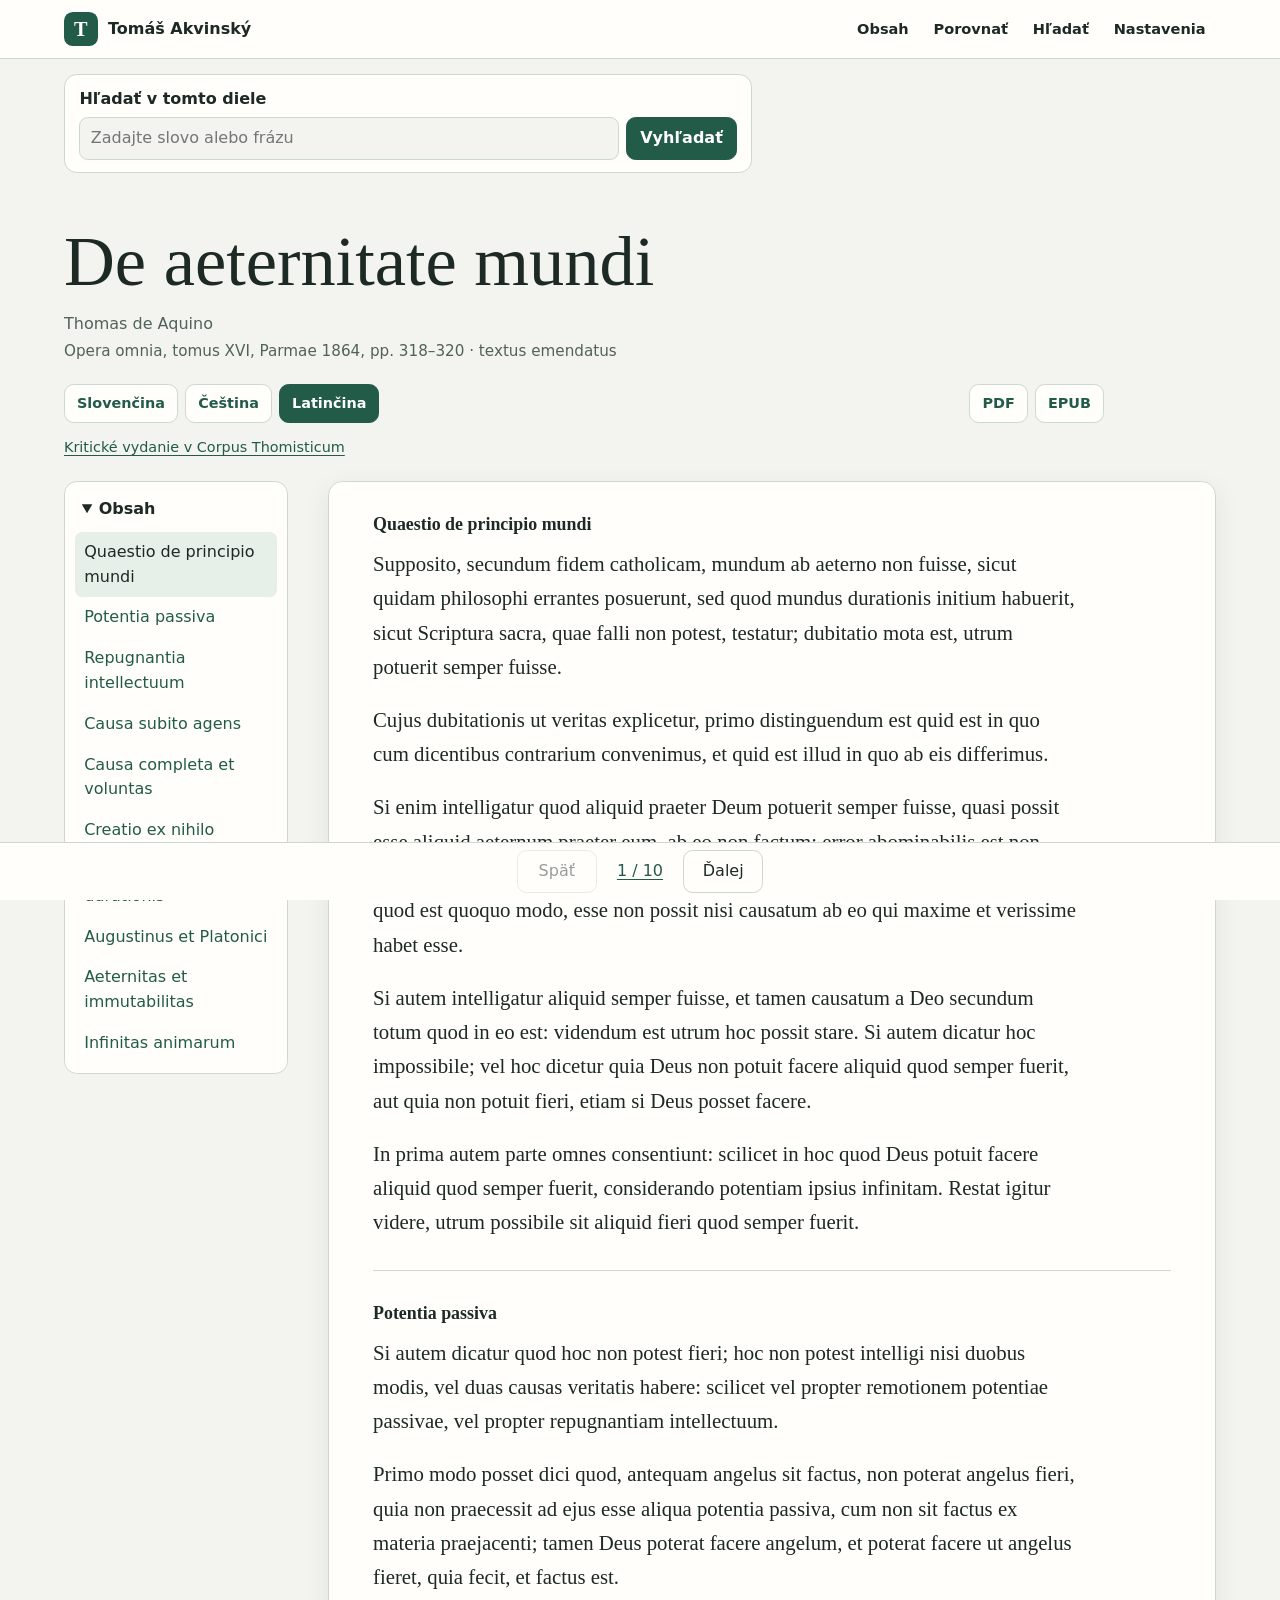
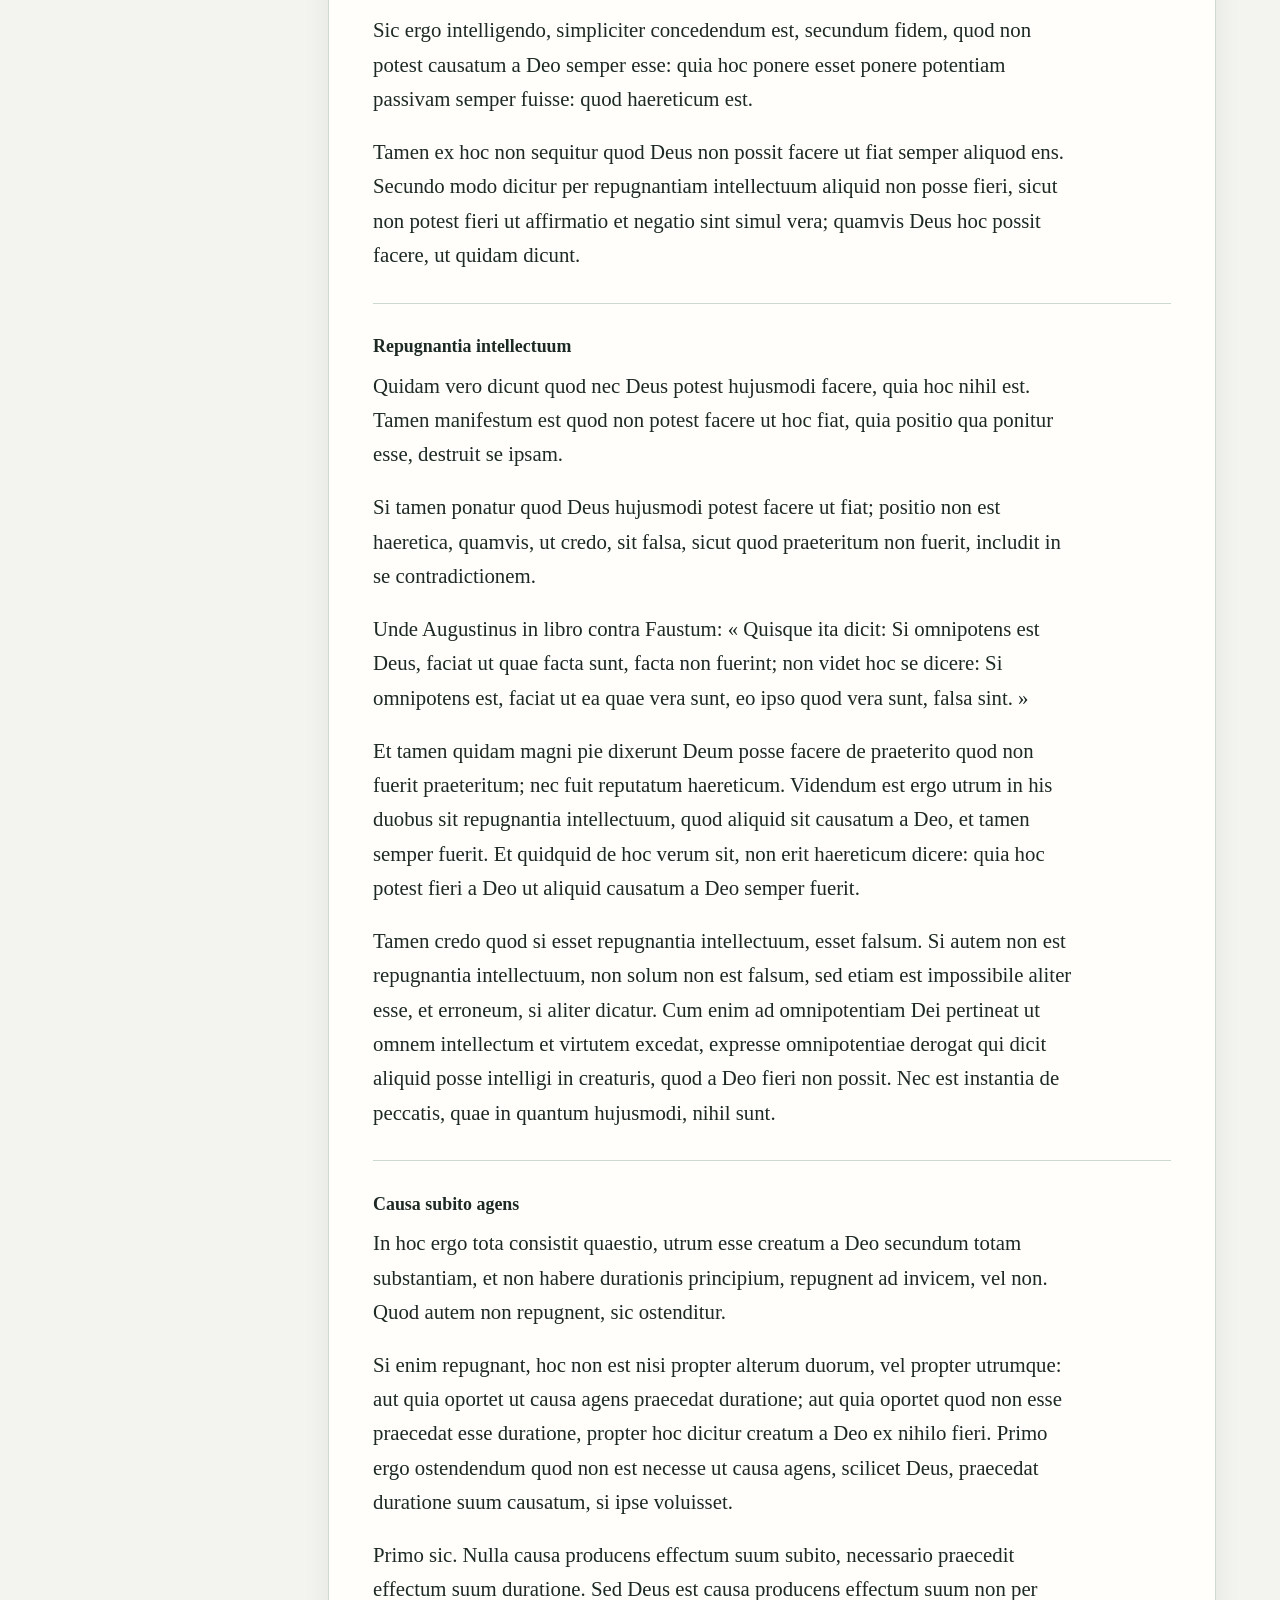
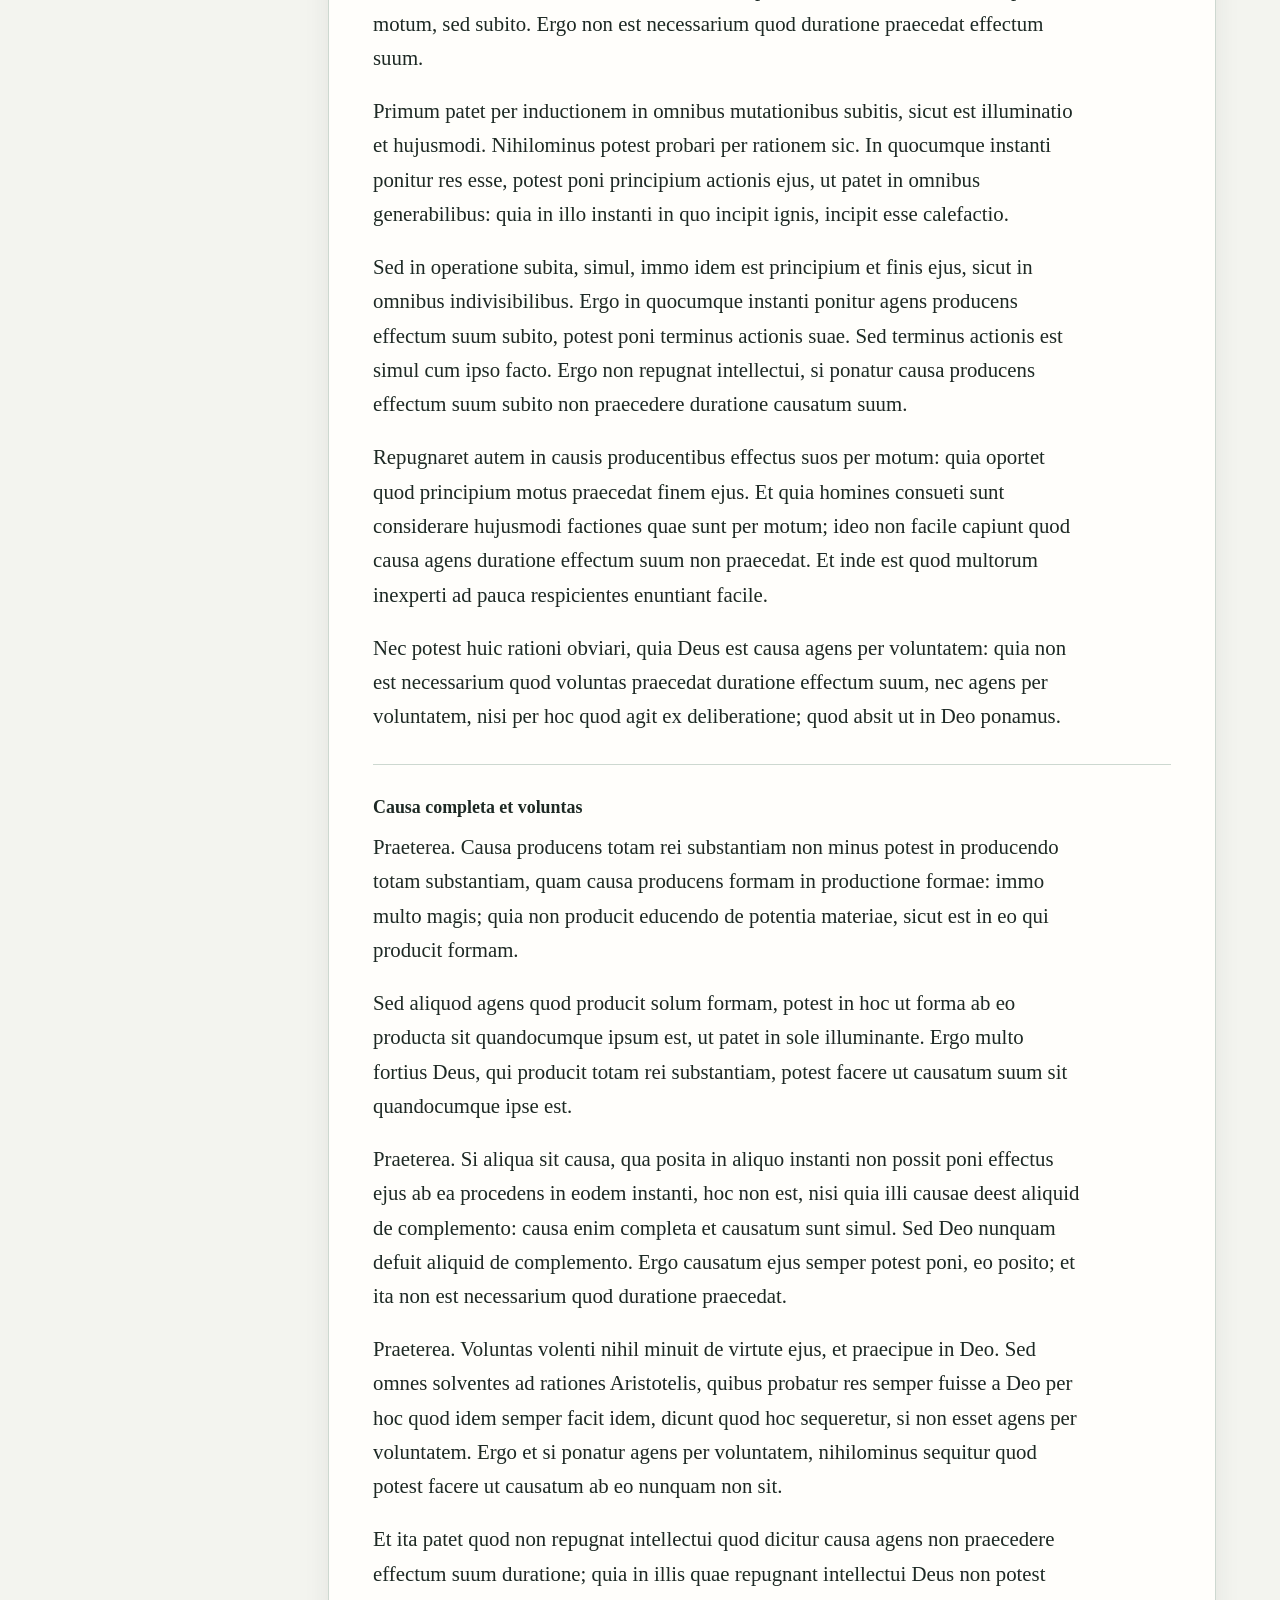
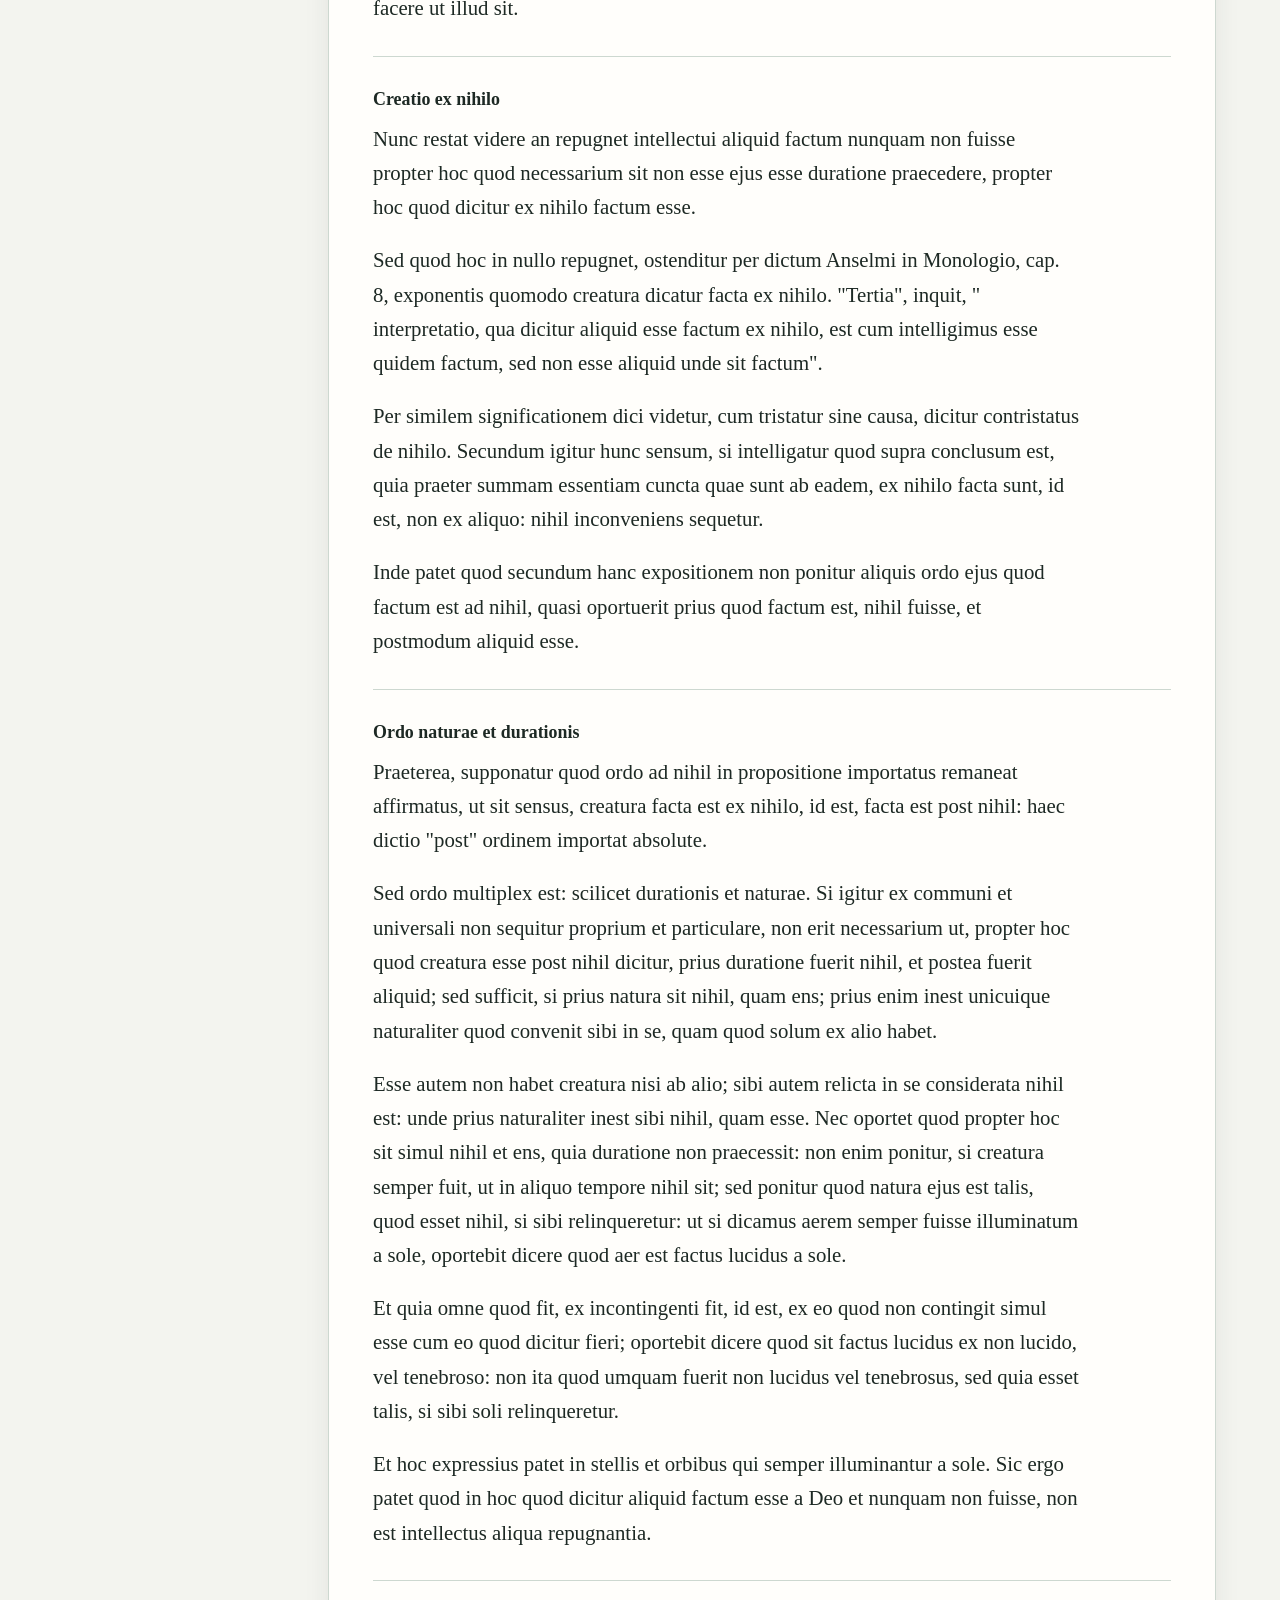
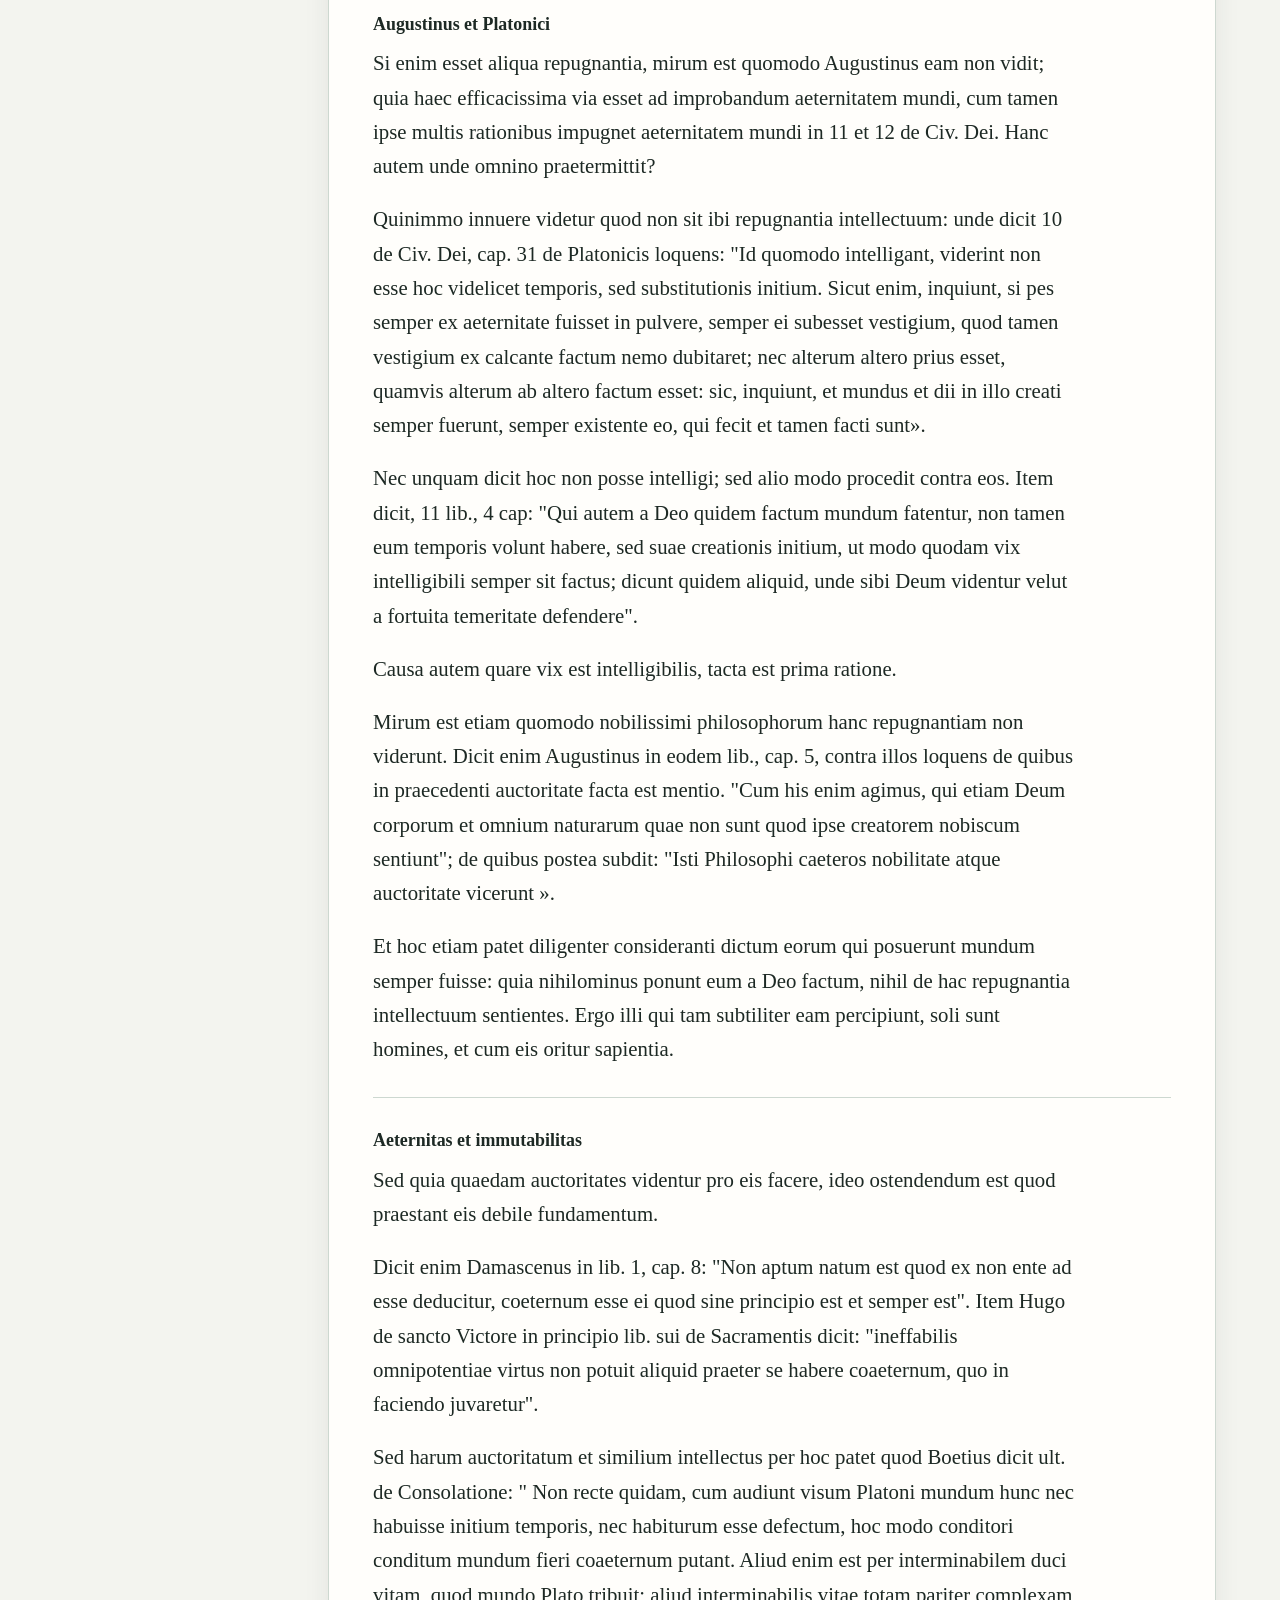
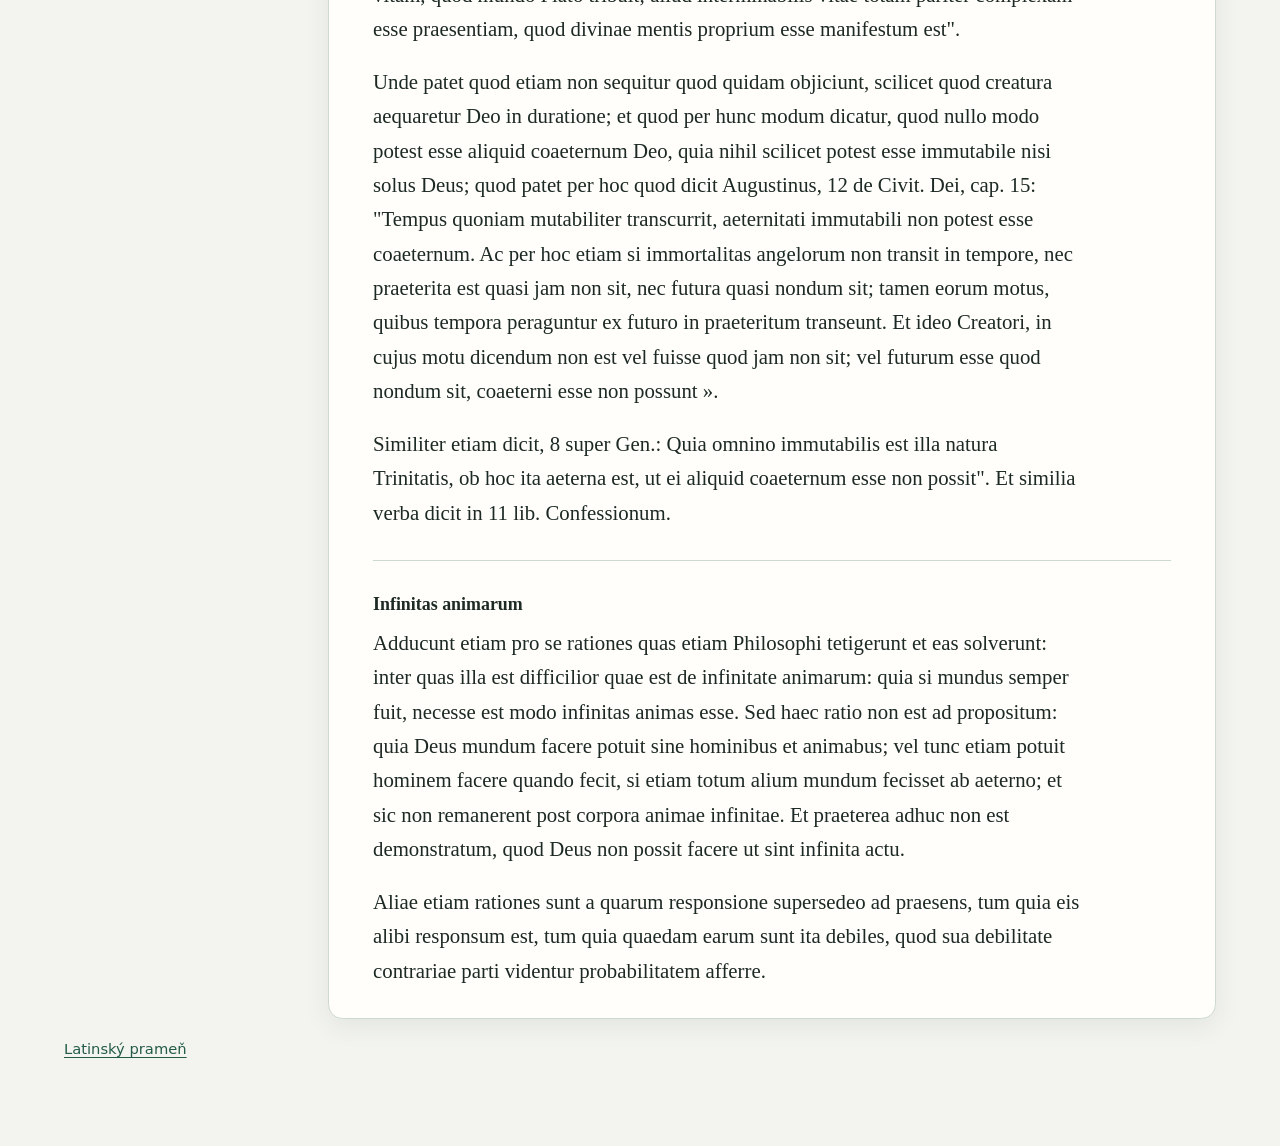
<file: de-aeternitate-mundi-la.html>
<!doctype html>
<html lang="sk" data-work="de-aeternitate-mundi" data-language="la" data-standalone="false">
<head>
  <meta charset="utf-8">
  <meta name="viewport" content="width=device-width, initial-scale=1">
  <title>De aeternitate mundi · Tomáš Akvinský</title>
  <link rel="stylesheet" href="style.css">
</head>
<body>
  <a class="skip" href="#zaciatok">Preskočiť na obsah stránky</a>
  <header class="masthead">
    <div class="topbar">
      <a class="brand" href="index.html" aria-label="Tomáš Akvinský"><span aria-hidden="true" class="brand-mark">T</span><span>Tomáš Akvinský</span></a>
      <nav aria-label="Nástroje knižnice">

      <a href="#obsah" class="contents-link">Obsah</a>
      <button type="button" data-open="porovnanie" hidden>Porovnať</button>

        <button type="button" id="show-search" hidden>Hľadať</button>
        <button type="button" data-open="nastavenia" hidden>Nastavenia</button>
      </nav>
    </div>
  </header>
  <main id="zaciatok">


    <div class="search" data-search="de-aeternitate-mundi" hidden>
      <form role="search" id="search">
        <label for="query">Hľadať v tomto diele</label>
        <div class="search-line">
          <input id="query" type="search" name="q" placeholder="Zadajte slovo alebo frázu" required>
          <button class="primary" type="submit">Vyhľadať</button>
        </div>
      </form>
      <p id="search-status" role="status"></p>
      <ul id="search-results"></ul>
    </div>
    <header class="work-header">
      <h1 lang="la">De aeternitate mundi</h1>
      <p class="author" lang="la">Thomas de Aquino</p>
      <p class="edition" lang="la">Opera omnia, tomus XVI, Parmae 1864, pp. 318–320 · textus emendatus</p>
      <div class="actions">
        <nav class="languages" aria-label="Jazyk textu"><a data-passages="p01 p02 p03 p04 p05 p06 p07 p08 p09 p10" data-code="sk" href="de-aeternitate-mundi-sk.html" data-title="O večnosti sveta" data-author="Tomáš Akvinský" data-edition="Úplný pracovný preklad z latinčiny · členenie na oddiely je redakčné">Slovenčina</a><a data-passages="p01 p02 p03 p04 p05 p06 p07 p08 p09 p10" data-code="cs" href="de-aeternitate-mundi-cs.html" data-title="O věčnosti světa" data-author="Tomáš Akvinský" data-edition="Úplný pracovní překlad z latiny · členění do oddílů je redakční">Čeština</a><a data-passages="p01 p02 p03 p04 p05 p06 p07 p08 p09 p10" data-code="la" href="de-aeternitate-mundi-la.html" data-title="De aeternitate mundi" data-author="Thomas de Aquino" data-edition="Opera omnia, tomus XVI, Parmae 1864, pp. 318–320 · textus emendatus" aria-current=page>Latinčina</a></nav>
        <div class="downloads" aria-label="Stiahnuť text"><a href="output/pdf/de-aeternitate-mundi-la.pdf" data-download-lang="la" download="de-aeternitate-mundi-la.pdf">PDF</a><a href="output/epub/de-aeternitate-mundi-la.epub" data-download-lang="la" download="de-aeternitate-mundi-la.epub">EPUB</a></div>
      </div>
      <p class="reference-edition"><a href="https://www.corpusthomisticum.org/ocm.html">Kritické vydanie v Corpus Thomisticum</a></p>
    </header>
    <div class="layout">
      <details id="obsah" class="contents" open>
        <summary>Obsah</summary>
        <nav aria-label="Obsah diela"><ol><li data-entry="p01"><a href="#p01">Quaestio de principio mundi</a></li><li data-entry="p02"><a href="#p02">Potentia passiva</a></li><li data-entry="p03"><a href="#p03">Repugnantia intellectuum</a></li><li data-entry="p04"><a href="#p04">Causa subito agens</a></li><li data-entry="p05"><a href="#p05">Causa completa et voluntas</a></li><li data-entry="p06"><a href="#p06">Creatio ex nihilo</a></li><li data-entry="p07"><a href="#p07">Ordo naturae et durationis</a></li><li data-entry="p08"><a href="#p08">Augustinus et Platonici</a></li><li data-entry="p09"><a href="#p09">Aeternitas et immutabilitas</a></li><li data-entry="p10"><a href="#p10">Infinitas animarum</a></li></ol></nav>
      </details>
      <article id="reading" class="prose"><section id="p01"><h2 lang="la">Quaestio de principio mundi</h2><div class="translations"><div class="translation" lang="sk" data-code="sk" data-heading="Otázka začiatku sveta" data-available="true" hidden><h3 class="translation-label" lang="sk">Slovenčina</h3><p>Podľa katolíckej viery svet nejestvoval od večnosti, ako sa mylne domnievali niektorí filozofi. Mal začiatok svojho trvania, ako dosvedčuje Sväté písmo, ktoré sa nemôže mýliť. Vzniká však otázka, či svet mohol jestvovať vždy.</p><p>Aby sme túto otázku objasnili, treba najprv rozlíšiť, v čom súhlasíme s tými, ktorí tvrdia opak, a v čom sa od nich líšime. Ak sa tým myslí, že čosi okrem Boha mohlo jestvovať vždy, akoby mohlo byť večné bez toho, aby to Boh učinil, je to pohoršujúci omyl z hľadiska viery aj z hľadiska filozofov. Tí uznávajú a dokazujú, že čokoľvek akokoľvek jestvuje, musí mať príčinu v tom, kto má bytie v najvyššom a najpravdivejšom zmysle.</p><p>Ak sa však tým myslí, že niečo jestvovalo vždy a predsa je Boh jeho príčinou vo všetkom, čím je, treba preskúmať, či je to udržateľné. Kto tvrdí, že je to nemožné, môže to myslieť dvojako. Buď Boh nemôže učiniť niečo, čo by jestvovalo vždy, alebo taká vec nemôže vzniknúť, aj keby ju Boh mohol učiniť. Pokiaľ ide o prvú otázku, všetci uznávajú, že vzhľadom na nekonečnosť svojej moci Boh môže učiniť niečo, čo by jestvovalo vždy. Zostáva teda skúmať, či je možné, aby vzniklo niečo, čo by jestvovalo vždy.</p></div><div class="translation" lang="cs" data-code="cs" data-heading="Otázka počátku světa" data-available="true" hidden><h3 class="translation-label" lang="sk">Čeština</h3><p>Podle katolické víry svět neexistoval od věčnosti, jak se mylně domnívali někteří filosofové. Měl počátek svého trvání, jak dosvědčuje Písmo svaté, které se nemůže mýlit. Vzniká však otázka, zda svět mohl existovat vždy.</p><p>Abychom tuto otázku objasnili, je třeba nejprve rozlišit, v čem se shodujeme s těmi, kdo tvrdí opak, a v čem se od nich lišíme. Míní-li se tím, že něco kromě Boha mohlo existovat vždy, jako by mohlo být věčné, aniž by to Bůh učinil, je to zavrženíhodný omyl z hlediska víry i filosofie. Ti uznávají a dokazují, že cokoli jakkoli existuje, musí mít příčinu v tom, kdo má bytí v nejvyšším a nejpravdivějším smyslu.</p><p>Míní-li se však, že něco existovalo vždy a přesto je Bůh jeho příčinou ve všem, čím to je, je třeba zkoumat, zda je to udržitelné. Kdo tvrdí, že je to nemožné, může to myslet dvojím způsobem. Buď Bůh nemůže učinit něco, co by existovalo vždy, nebo taková věc nemůže vzniknout, i kdyby ji Bůh mohl učinit. Pokud jde o první možnost, všichni uznávají, že vzhledem ke své nekonečné moci Bůh může učinit něco, co by existovalo vždy. Zbývá tedy zkoumat, zda je možné, aby vzniklo něco, co by existovalo vždy.</p></div><div class="translation" lang="la" data-code="la" data-heading="Quaestio de principio mundi" data-available="true"><h3 class="translation-label" lang="sk">Latinčina</h3><p>Supposito, secundum fidem catholicam, mundum ab aeterno non fuisse, sicut quidam philosophi errantes posuerunt, sed quod mundus durationis initium habuerit, sicut Scriptura sacra, quae falli non potest, testatur; dubitatio mota est, utrum potuerit semper fuisse.</p><p>Cujus dubitationis ut veritas explicetur, primo distinguendum est quid est in quo cum dicentibus contrarium convenimus, et quid est illud in quo ab eis differimus.</p><p>Si enim intelligatur quod aliquid praeter Deum potuerit semper fuisse, quasi possit esse aliquid aeternum praeter eum, ab eo non factum: error abominabilis est non solum in fide, sed etiam apud philosophos, qui confitentur et probant quod omne quod est quoquo modo, esse non possit nisi causatum ab eo qui maxime et verissime habet esse.</p><p>Si autem intelligatur aliquid semper fuisse, et tamen causatum a Deo secundum totum quod in eo est: videndum est utrum hoc possit stare. Si autem dicatur hoc impossibile; vel hoc dicetur quia Deus non potuit facere aliquid quod semper fuerit, aut quia non potuit fieri, etiam si Deus posset facere.</p><p>In prima autem parte omnes consentiunt: scilicet in hoc quod Deus potuit facere aliquid quod semper fuerit, considerando potentiam ipsius infinitam. Restat igitur videre, utrum possibile sit aliquid fieri quod semper fuerit.</p></div></div></section><section id="p02"><h2 lang="la">Potentia passiva</h2><div class="translations"><div class="translation" lang="sk" data-code="sk" data-heading="Pasívna možnosť" data-available="true" hidden><h3 class="translation-label" lang="sk">Slovenčina</h3><p>Tvrdenie, že sa to nedá učiniť, môže mať len dva významy a dva dôvody pravdivosti. Buď chýba pasívna možnosť prijať bytie, alebo ide o rozpor pojmov.</p><p>V prvom zmysle by sa dalo povedať, že pred stvorením anjela anjel nemohol vzniknúť, lebo jeho bytiu nepredchádzala nijaká pasívna možnosť. Nebol totiž učinený z už jestvujúcej látky. Boh ho však mohol učiniť a mohol spôsobiť, aby anjel vznikol, veď ho učinil a anjel vznikol.</p><p>V tomto zmysle treba podľa viery bez výhrady pripustiť, že to, čo má príčinu v Bohu, nemôže jestvovať vždy. Opak by znamenal pripustiť, že pasívna možnosť jestvovala vždy, a to je heretické. Z toho však nevyplýva, že Boh nemôže spôsobiť vznik niečoho, čo by vždy jestvovalo.</p></div><div class="translation" lang="cs" data-code="cs" data-heading="Pasivní možnost" data-available="true" hidden><h3 class="translation-label" lang="sk">Čeština</h3><p>Tvrzení, že něco takového nelze učinit, lze chápat pouze dvojím způsobem a může mít jen dva důvody pravdivosti. Buď chybí pasivní možnost přijmout bytí, nebo si pojmy odporují.</p><p>V prvním smyslu by se dalo říci, že před stvořením anděla nemohl anděl vzniknout, protože jeho bytí nepředcházela žádná pasivní možnost. Nebyl totiž učiněn z předem existující látky. Bůh však mohl anděla učinit a mohl způsobit, aby anděl vznikl, vždyť ho učinil a anděl vznikl.</p><p>V tomto smyslu je podle víry třeba bez výhrady připustit, že to, co má příčinu v Bohu, nemůže existovat vždy. Opak by znamenal připustit, že pasivní možnost existovala vždy, a to je heretické. Z toho však neplyne, že Bůh nemůže způsobit vznik něčeho, co by vždy existovalo.</p></div><div class="translation" lang="la" data-code="la" data-heading="Potentia passiva" data-available="true"><h3 class="translation-label" lang="sk">Latinčina</h3><p>Si autem dicatur quod hoc non potest fieri; hoc non potest intelligi nisi duobus modis, vel duas causas veritatis habere: scilicet vel propter remotionem potentiae passivae, vel propter repugnantiam intellectuum.</p><p>Primo modo posset dici quod, antequam angelus sit factus, non poterat angelus fieri, quia non praecessit ad ejus esse aliqua potentia passiva, cum non sit factus ex materia praejacenti; tamen Deus poterat facere angelum, et poterat facere ut angelus fieret, quia fecit, et factus est.</p><p>Sic ergo intelligendo, simpliciter concedendum est, secundum fidem, quod non potest causatum a Deo semper esse: quia hoc ponere esset ponere potentiam passivam semper fuisse: quod haereticum est.</p><p>Tamen ex hoc non sequitur quod Deus non possit facere ut fiat semper aliquod ens. Secundo modo dicitur per repugnantiam intellectuum aliquid non posse fieri, sicut non potest fieri ut affirmatio et negatio sint simul vera; quamvis Deus hoc possit facere, ut quidam dicunt.</p></div></div></section><section id="p03"><h2 lang="la">Repugnantia intellectuum</h2><div class="translations"><div class="translation" lang="sk" data-code="sk" data-heading="Rozpor pojmov" data-available="true" hidden><h3 class="translation-label" lang="sk">Slovenčina</h3><p>V druhom zmysle sa hovorí, že niečo nemôže vzniknúť pre rozpor pojmov. Tak napríklad nemôžu byť zároveň pravdivé tvrdenie aj jeho popretie. Niektorí síce tvrdia, že Boh by to dokázal. Iní hovoria, že to nedokáže ani Boh, lebo také niečo nie je nič. Je zrejmé, že to nemôže spôsobiť, pretože tvrdenie, že to jestvuje, popiera samo seba.</p><p>Ak by predsa niekto tvrdil, že Boh môže také veci spôsobiť, jeho názor by nebol heretický, hoci je podľa mňa nesprávny. Napríklad tvrdenie, že minulé sa nestalo, v sebe zahŕňa rozpor. Augustín v spise Proti Faustovi hovorí, že kto žiada, aby všemohúci Boh spôsobil, že sa to, čo sa stalo, nestalo, nevidí, že žiada, aby to, čo je pravdivé, bolo nepravdivé práve tým, čím je pravdivé. A predsa niektorí významní ľudia zbožne tvrdili, že Boh môže spôsobiť, aby sa minulé nestalo. Nepokladalo sa to za herézu.</p><p>Treba teda zistiť, či je rozpor medzi tým, že niečo má príčinu v Bohu, a tým, že to vždy jestvovalo. Nech je pravda akákoľvek, tvrdiť, že Boh môže spôsobiť, aby niečo, čo má v ňom príčinu, jestvovalo vždy, nie je heretické. Myslím si však, že ak by v tom bol rozpor, tvrdenie by bolo nepravdivé. Ak tam rozpor nie je, tvrdenie nie je nepravdivé a opak je nemožný. Tvrdil by omyl ten, kto by tvrdil opak. K Božej všemohúcnosti totiž patrí, že presahuje každé chápanie a každú moc. Kto tvrdí, že si pri tvoroch možno myslieť niečo, čo Boh nemôže učiniť, výslovne zmenšuje jeho všemohúcnosť. Hriechy tu nie sú protiargumentom, lebo ako hriechy nie sú ničím.</p></div><div class="translation" lang="cs" data-code="cs" data-heading="Rozpor pojmů" data-available="true" hidden><h3 class="translation-label" lang="sk">Čeština</h3><p>Ve druhém smyslu něco nemůže vzniknout pro rozpor pojmů. Tak například nemůže být současně pravdivé tvrzení i jeho popření. Někteří sice říkají, že Bůh by to dokázal. Jiní říkají, že to nedokáže ani Bůh, protože taková věc není ničím. Je zřejmé, že to Bůh nemůže způsobit, protože tvrzení, že to existuje, ruší samo sebe.</p><p>Pokud by přesto někdo tvrdil, že Bůh může způsobit takové věci, jeho názor by nebyl heretický, ačkoli je podle mne nesprávný. Tak například tvrzení, že se minulé nestalo, obsahuje rozpor. Augustin ve spise Proti Faustovi říká, že kdo žádá, aby všemohoucí Bůh způsobil, že se to, co se stalo, nestalo, nevidí, že žádá, aby to, co je pravdivé, bylo nepravdivé právě tím, čím je pravdivé. Přesto někteří významní lidé zbožně tvrdili, že Bůh může způsobit, aby se minulé nestalo. Nebylo to považováno za herezi.</p><p>Je tedy třeba zjistit, zda je rozpor mezi tím, že něco má příčinu v Bohu, a tím, že to vždy existovalo. Ať je pravda jakákoli, tvrdit, že Bůh může způsobit, aby něco, co má v něm příčinu, existovalo vždy, není heretické. Domnívám se však, že kdyby si v tom pojmy odporovaly, bylo by takové tvrzení nepravdivé. Jestliže si neodporují, tvrzení není nepravdivé a opak je nemožný. Opak by tedy byl omyl. K Boží všemohoucnosti totiž patří, že přesahuje každé poznání a každou moc. Kdo tvrdí, že si u tvorů lze myslet něco, co Bůh nemůže učinit, výslovně jeho všemohoucnost omezuje. Hříchy proti tomu nesvědčí, protože jako hříchy nejsou ničím.</p></div><div class="translation" lang="la" data-code="la" data-heading="Repugnantia intellectuum" data-available="true"><h3 class="translation-label" lang="sk">Latinčina</h3><p>Quidam vero dicunt quod nec Deus potest hujusmodi facere, quia hoc nihil est. Tamen manifestum est quod non potest facere ut hoc fiat, quia positio qua ponitur esse, destruit se ipsam.</p><p>Si tamen ponatur quod Deus hujusmodi potest facere ut fiat; positio non est haeretica, quamvis, ut credo, sit falsa, sicut quod praeteritum non fuerit, includit in se contradictionem.</p><p>Unde Augustinus in libro contra Faustum: « Quisque ita dicit: Si omnipotens est Deus, faciat ut quae facta sunt, facta non fuerint; non videt hoc se dicere: Si omnipotens est, faciat ut ea quae vera sunt, eo ipso quod vera sunt, falsa sint. »</p><p>Et tamen quidam magni pie dixerunt Deum posse facere de praeterito quod non fuerit praeteritum; nec fuit reputatum haereticum. Videndum est ergo utrum in his duobus sit repugnantia intellectuum, quod aliquid sit causatum a Deo, et tamen semper fuerit. Et quidquid de hoc verum sit, non erit haereticum dicere: quia hoc potest fieri a Deo ut aliquid causatum a Deo semper fuerit.</p><p>Tamen credo quod si esset repugnantia intellectuum, esset falsum. Si autem non est repugnantia intellectuum, non solum non est falsum, sed etiam est impossibile aliter esse, et erroneum, si aliter dicatur. Cum enim ad omnipotentiam Dei pertineat ut omnem intellectum et virtutem excedat, expresse omnipotentiae derogat qui dicit aliquid posse intelligi in creaturis, quod a Deo fieri non possit. Nec est instantia de peccatis, quae in quantum hujusmodi, nihil sunt.</p></div></div></section><section id="p04"><h2 lang="la">Causa subito agens</h2><div class="translations"><div class="translation" lang="sk" data-code="sk" data-heading="Okamžite pôsobiaca príčina" data-available="true" hidden><h3 class="translation-label" lang="sk">Slovenčina</h3><p>Celá otázka teda znie, či si navzájom odporuje byť stvorený Bohom v celej svojej substancii a nemať začiatok trvania. Ukážeme, že si to neodporuje. Ak by tu bol rozpor, mal by len jednu z dvoch príčin, prípadne obe. Buď účinná príčina musí svoj účinok časovo predchádzať, alebo nebytím treba časovo predísť bytiu, keď hovoríme o stvorení z ničoho. Najprv treba ukázať, že Boh ako účinná príčina by nemusel časovo predchádzať svoj účinok, keby tak chcel.</p><p>Prvý dôvod je tento. Príčina, ktorá vyvoláva svoj účinok okamžite, mu nemusí časovo predchádzať. Boh však pôsobí okamžite, bez pohybu. Nemusí teda svoj účinok časovo predchádzať.</p><p>Prvý predpoklad vidno na jednotlivých prípadoch okamžitých zmien, ako je osvetlenie. Možno ho dokázať aj rozumom. V ktoromkoľvek okamihu vec jestvuje, v tom môže začať aj pôsobiť. Je to zrejmé pri veciach, ktoré vznikajú. V okamihu, keď vznikne oheň, začína sa aj zohrievanie. Pri okamžitom pôsobení sú jeho začiatok a koniec súčasné, ba sú totožné, ako pri všetkom nedeliteľnom. V okamihu, v ktorom je pôsobiaca príčina okamžitého účinku, teda môže byť prítomný aj koniec jej pôsobenia. Koniec pôsobenia je súčasný s tým, čo bolo učinené. Preto si možno bez rozporu myslieť príčinu, ktorá účinkuje okamžite a svoj účinok časovo nepredchádza.</p><p>Pri príčinách, ktoré pôsobia prostredníctvom pohybu, by to bolo rozporné, lebo začiatok pohybu musí predchádzať jeho koniec. Ľudia sú zvyknutí pozorovať práve takéto vznikanie, preto ťažko chápu, že príčina môže na účinok pôsobiť bez časového predstihu. Odtiaľ pochádza unáhlenosť tých, ktorí poznajú len málo prípadov a pritom s istotou vyslovujú závery.</p><p>Proti tomu nemožno namietať, že Boh pôsobí vôľou. Ani vôľa, ani ten, kto vôľou pôsobí, nemusia časovo predchádzať účinok. Bolo by to potrebné, ak by konal po rozvažovaní, čo je pri Bohu nemysliteľné.</p></div><div class="translation" lang="cs" data-code="cs" data-heading="Okamžitě působící příčina" data-available="true" hidden><h3 class="translation-label" lang="sk">Čeština</h3><p>Celá otázka tedy zní, zda si odporuje být stvořen Bohem v celé své substanci a nemít počátek trvání. Že si to neodporuje, lze ukázat následovně. Pokud by zde byl rozpor, mohl by spočívat jen v jedné ze dvou věcí, případně v obou. Buď účinná příčina musí časově předcházet svůj účinek, nebo musí nebytí časově předcházet bytí, když se říká, že něco bylo Bohem učiněno z ničeho. Nejprve je tedy třeba ukázat, že Bůh jako účinná příčina nemusí časově předcházet svůj účinek, kdyby tak chtěl.</p><p>První důvod je tento. Příčina, která vyvolává svůj účinek okamžitě, mu nemusí časově předcházet. Bůh však působí okamžitě, bez pohybu. Nemusí tedy svůj účinek časově předcházet.</p><p>První předpoklad je zřejmý z jednotlivých případů okamžitých změn, například z osvětlení. Lze jej také odůvodnit rozumem. V kterémkoli okamžiku věc existuje, v tom může začít působit. Je to zřejmé u vznikajících věcí. V okamžiku, kdy vzniká oheň, začíná i zahřívání. Při okamžitém působení jsou jeho počátek a konec současné, ba totožné, jako u všeho nedělitelného. V kterémkoli okamžiku je dána působící příčina okamžitého účinku, může být dán i konec jejího působení. Konec působení je současný s tím, co bylo učiněno. Nepříčí se tedy rozumu, že příčina vyvolávající svůj účinek okamžitě jej časově nepředchází.</p><p>U příčin působících prostřednictvím pohybu by to bylo rozporné, protože počátek pohybu musí předcházet jeho konec. Lidé jsou zvyklí pozorovat právě takové vznikání, a proto nesnadno chápou, že účinná příčina může svůj účinek časově nepředcházet. Odtud pramení ukvapenost těch, kdo znají jen málo případů a snadno pronášejí soudy.</p><p>Proti tomuto důvodu nelze namítat, že Bůh působí vůlí. Ani vůle, ani ten, kdo vůlí působí, nemusí časově předcházet účinek. Bylo by to nutné, kdyby jeho jednání vycházelo z předchozího uvažování, což u Boha nelze předpokládat.</p></div><div class="translation" lang="la" data-code="la" data-heading="Causa subito agens" data-available="true"><h3 class="translation-label" lang="sk">Latinčina</h3><p>In hoc ergo tota consistit quaestio, utrum esse creatum a Deo secundum totam substantiam, et non habere durationis principium, repugnent ad invicem, vel non. Quod autem non repugnent, sic ostenditur.</p><p>Si enim repugnant, hoc non est nisi propter alterum duorum, vel propter utrumque: aut quia oportet ut causa agens praecedat duratione; aut quia oportet quod non esse praecedat esse duratione, propter hoc dicitur creatum a Deo ex nihilo fieri. Primo ergo ostendendum quod non est necesse ut causa agens, scilicet Deus, praecedat duratione suum causatum, si ipse voluisset.</p><p>Primo sic. Nulla causa producens effectum suum subito, necessario praecedit effectum suum duratione. Sed Deus est causa producens effectum suum non per motum, sed subito. Ergo non est necessarium quod duratione praecedat effectum suum.</p><p>Primum patet per inductionem in omnibus mutationibus subitis, sicut est illuminatio et hujusmodi. Nihilominus potest probari per rationem sic. In quocumque instanti ponitur res esse, potest poni principium actionis ejus, ut patet in omnibus generabilibus: quia in illo instanti in quo incipit ignis, incipit esse calefactio.</p><p>Sed in operatione subita, simul, immo idem est principium et finis ejus, sicut in omnibus indivisibilibus. Ergo in quocumque instanti ponitur agens producens effectum suum subito, potest poni terminus actionis suae. Sed terminus actionis est simul cum ipso facto. Ergo non repugnat intellectui, si ponatur causa producens effectum suum subito non praecedere duratione causatum suum.</p><p>Repugnaret autem in causis producentibus effectus suos per motum: quia oportet quod principium motus praecedat finem ejus. Et quia homines consueti sunt considerare hujusmodi factiones quae sunt per motum; ideo non facile capiunt quod causa agens duratione effectum suum non praecedat. Et inde est quod multorum inexperti ad pauca respicientes enuntiant facile.</p><p>Nec potest huic rationi obviari, quia Deus est causa agens per voluntatem: quia non est necessarium quod voluntas praecedat duratione effectum suum, nec agens per voluntatem, nisi per hoc quod agit ex deliberatione; quod absit ut in Deo ponamus.</p></div></div></section><section id="p05"><h2 lang="la">Causa completa et voluntas</h2><div class="translations"><div class="translation" lang="sk" data-code="sk" data-heading="Úplná príčina a vôľa" data-available="true" hidden><h3 class="translation-label" lang="sk">Slovenčina</h3><p>Príčina, ktorá vytvára celú substanciu veci, má pri jej utváraní prinajmenšom takú moc, ako má príčina vytvárajúca iba formu pri utváraní formy. Má jej dokonca viac, pretože nevyníma formu z možnosti látky, ako ju vyníma ten, kto vytvára len formu. Aj činiteľ, ktorý vytvára len formu, môže pôsobiť tak, že ním vytvorená forma jestvuje zakaždým, keď jestvuje on sám. Je to zrejmé na slnku, ktoré osvetľuje. Tým skôr môže Boh, ktorý vytvára celú substanciu veci, spôsobiť, že jeho účinok jestvuje vždy, keď jestvuje on sám.</p><p>Ďalej, ak v tom istom okamihu, v ktorom jestvuje príčina, nemôže jestvovať účinok, ktorý z nej vychádza, je to preto, že príčine chýba niečo do úplnosti. Úplná príčina a jej účinok sú totiž súčasné. Bohu však nikdy nič do úplnosti nechýbalo. Jeho účinok teda môže jestvovať vždy, keď jestvuje Boh, a Boh ho nemusí časovo predchádzať.</p><p>Vôľa ďalej nijako nezmenšuje moc toho, kto chce, a to predovšetkým platí o Bohu. Tí, ktorí odpovedajú na Aristotelove dôvody, podľa ktorých veci vždy pochádzali od Boha, keďže to isté vždy pôsobí to isté, hovoria, že by to vyplývalo v prípade činiteľa, ktorý nekoná vôľou. Aj pri činiteľovi, ktorý koná vôľou, však môže byť účinok taký, že nikdy nechýba. Je teda zrejmé, že v tvrdení o príčine, ktorá účinok časovo nepredchádza, niet rozporu. To, čo obsahuje rozpor, Boh nemôže priviesť k bytiu.</p></div><div class="translation" lang="cs" data-code="cs" data-heading="Úplná příčina a vůle" data-available="true" hidden><h3 class="translation-label" lang="sk">Čeština</h3><p>Příčina, která vytváří celou substanci věci, má při jejím utváření přinejmenším takovou moc, jakou má příčina vytvářející formu při utváření formy. Má dokonce větší moc, protože nevyvádí formu z možnosti látky, jak tomu je u toho, kdo vytváří jen formu. I činitel vytvářející pouhou formu však může způsobit, že jím vytvořená forma existuje, kdykoli existuje on sám. Je to zřejmé na slunci, když osvětluje. Tím spíše může Bůh, který vytváří celou substanci věci, způsobit, že jeho účinek existuje vždy, když existuje on sám.</p><p>Dále, pokud v témže okamžiku, v němž je dána příčina, nemůže existovat účinek, který z ní vychází, je to proto, že příčině něco chybí k úplnosti. Úplná příčina a její účinek jsou totiž současné. Bohu však nikdy nic k úplnosti nechybělo. Jeho účinek tedy může existovat vždy, když existuje Bůh, a Bůh jej nemusí časově předcházet.</p><p>Vůle dále nijak nezmenšuje moc toho, kdo chce, což platí především o Bohu. Ti, kdo odpovídají na Aristotelovy důvody, podle nichž věci vždy pocházely od Boha, protože totéž vždy působí totéž, říkají, že by to plynulo u činitele, který nepůsobí vůlí. Avšak i činitel působící vůlí může způsobit, aby jeho účinek nikdy nechyběl. Je tedy zřejmé, že rozumu neodporuje tvrzení o působící příčině, která svůj účinek časově nepředchází. To, co obsahuje rozpor, Bůh nemůže přivést k bytí.</p></div><div class="translation" lang="la" data-code="la" data-heading="Causa completa et voluntas" data-available="true"><h3 class="translation-label" lang="sk">Latinčina</h3><p>Praeterea. Causa producens totam rei substantiam non minus potest in producendo totam substantiam, quam causa producens formam in productione formae: immo multo magis; quia non producit educendo de potentia materiae, sicut est in eo qui producit formam.</p><p>Sed aliquod agens quod producit solum formam, potest in hoc ut forma ab eo producta sit quandocumque ipsum est, ut patet in sole illuminante. Ergo multo fortius Deus, qui producit totam rei substantiam, potest facere ut causatum suum sit quandocumque ipse est.</p><p>Praeterea. Si aliqua sit causa, qua posita in aliquo instanti non possit poni effectus ejus ab ea procedens in eodem instanti, hoc non est, nisi quia illi causae deest aliquid de complemento: causa enim completa et causatum sunt simul. Sed Deo nunquam defuit aliquid de complemento. Ergo causatum ejus semper potest poni, eo posito; et ita non est necessarium quod duratione praecedat.</p><p>Praeterea. Voluntas volenti nihil minuit de virtute ejus, et praecipue in Deo. Sed omnes solventes ad rationes Aristotelis, quibus probatur res semper fuisse a Deo per hoc quod idem semper facit idem, dicunt quod hoc sequeretur, si non esset agens per voluntatem. Ergo et si ponatur agens per voluntatem, nihilominus sequitur quod potest facere ut causatum ab eo nunquam non sit.</p><p>Et ita patet quod non repugnat intellectui quod dicitur causa agens non praecedere effectum suum duratione; quia in illis quae repugnant intellectui Deus non potest facere ut illud sit.</p></div></div></section><section id="p06"><h2 lang="la">Creatio ex nihilo</h2><div class="translations"><div class="translation" lang="sk" data-code="sk" data-heading="Stvorenie z ničoho" data-available="true" hidden><h3 class="translation-label" lang="sk">Slovenčina</h3><p>Zostáva zistiť, či si odporuje byť učinený a vždy jestvovať preto, že nebytie takej veci by muselo časovo predchádzať jej bytie, keď sa o nej hovorí, že bola učinená z ničoho.</p><p>Že tu niet rozporu, ukazuje Anzelm v ôsmej kapitole Monológia, kde vysvetľuje, ako sa o tvorovi hovorí, že bol učinený z ničoho. Podľa jeho tretieho výkladu tým rozumieme, že niečo naozaj bolo učinené, ale niet ničoho, z čoho by to bolo učinené.</p><p>Podobný význam má výrok, že sa niekto zarmútil pre nič, keď sa zarmútil bez príčiny. Ak teda takto chápeme, že všetko okrem najvyššej podstaty, čo od nej pochádza, bolo učinené z ničoho, čiže z ničoho už jestvujúceho, nevyplýva z toho nič neprijateľné. Tento výklad nestanovuje nijaké poradie medzi učinenou vecou a ničotou, podľa ktorého by vec najprv musela byť ničím a až potom niečím.</p></div><div class="translation" lang="cs" data-code="cs" data-heading="Stvoření z ničeho" data-available="true" hidden><h3 class="translation-label" lang="sk">Čeština</h3><p>Zbývá zjistit, zda si odporuje být učiněn a existovat vždy proto, že by nebytí takové věci muselo časově předcházet její bytí, říká-li se o ní, že byla učiněna z ničeho.</p><p>Že v tom není rozpor, ukazuje Anselm v osmé kapitole Monologia, kde vykládá, jak se říká o tvoru, že byl učiněn z ničeho. Podle třetího výkladu tím rozumíme, že něco opravdu bylo učiněno, avšak není nic, z čeho by to bylo učiněno.</p><p>Podobný smysl má vyjádření, že se někdo zarmoutil pro nic, když se zarmoutil bez příčiny. Chápeme-li tedy takto, že vše kromě nejvyšší podstaty, co z ní pochází, bylo učiněno z ničeho, tedy z ničeho předem existujícího, neplyne z toho žádný nepřijatelný důsledek. Tento výklad nestanoví žádné pořadí mezi učiněnou věcí a nicotou, podle něhož by věc musela být nejprve ničím a až později něčím.</p></div><div class="translation" lang="la" data-code="la" data-heading="Creatio ex nihilo" data-available="true"><h3 class="translation-label" lang="sk">Latinčina</h3><p>Nunc restat videre an repugnet intellectui aliquid factum nunquam non fuisse propter hoc quod necessarium sit non esse ejus esse duratione praecedere, propter hoc quod dicitur ex nihilo factum esse.</p><p>Sed quod hoc in nullo repugnet, ostenditur per dictum Anselmi in Monologio, cap. 8, exponentis quomodo creatura dicatur facta ex nihilo. &quot;Tertia&quot;, inquit, &quot; interpretatio, qua dicitur aliquid esse factum ex nihilo, est cum intelligimus esse quidem factum, sed non esse aliquid unde sit factum&quot;.</p><p>Per similem significationem dici videtur, cum tristatur sine causa, dicitur contristatus de nihilo. Secundum igitur hunc sensum, si intelligatur quod supra conclusum est, quia praeter summam essentiam cuncta quae sunt ab eadem, ex nihilo facta sunt, id est, non ex aliquo: nihil inconveniens sequetur.</p><p>Inde patet quod secundum hanc expositionem non ponitur aliquis ordo ejus quod factum est ad nihil, quasi oportuerit prius quod factum est, nihil fuisse, et postmodum aliquid esse.</p></div></div></section><section id="p07"><h2 lang="la">Ordo naturae et durationis</h2><div class="translations"><div class="translation" lang="sk" data-code="sk" data-heading="Poradie prirodzenosti a trvania" data-available="true" hidden><h3 class="translation-label" lang="sk">Slovenčina</h3><p>Pripusťme ďalej, že v spojení je predsa vyjadrené poradie a veta „tvor bol učinený z ničoho“ znamená „bol učinený po ničom“. Slovo „po“ vyjadruje poradie všeobecne. Poradie je však rozličné. Môže ísť o poradie podľa trvania alebo podľa prirodzenosti. Ak zo všeobecného nevyplýva zvláštne a jednotlivé, netreba z výroku, že tvor jestvuje po ničom, vyvodiť, že v čase bol najprv ničím a až neskôr niečím. Stačí, že podľa prirodzenosti je skôr ničím než súcnom. To, čo veci patrí samo osebe, jej totiž podľa prirodzenosti patrí skôr než to, čo má iba od iného.</p><p>Tvor má svoje bytie iba od iného. Ak naň hľadíme sám osebe a ponecháme ho na seba, je ničím. Podľa prirodzenosti je mu teda ničota prv než bytie. Z toho nevyplýva, že je zároveň ničím aj súcnom, lebo ničota mu nepredchádza v čase. Ak pripustíme, že tvor jestvoval vždy, nehovoríme, že niekedy bol ničím. Hovoríme, že má takú prirodzenosť, že bez iného by bol ničím. Podobne, keby bol vzduch vždy osvetlený slnkom, predsa by sme museli povedať, že ho osvetlilo slnko.</p><p>Všetko, čo sa niečím stáva, sa tým stáva z opačného stavu, ktorý s výsledkom nie je súčasne možný. Museli by sme teda povedať, že vzduch sa stal svetlým z nesvetlého či tmavého. To neznamená, že niekedy skutočne bol nesvetlý alebo tmavý. Taký by bol, keby ho slnko ponechalo na seba. Výraznejšie to vidno na hviezdach a nebeských sférach, ktoré slnko neprestajne osvetľuje. Tvrdenie, že niečo bolo učinené Bohom a vždy jestvovalo, preto neobsahuje rozpor pojmov.</p></div><div class="translation" lang="cs" data-code="cs" data-heading="Pořadí přirozenosti a trvání" data-available="true" hidden><h3 class="translation-label" lang="sk">Čeština</h3><p>Dále předpokládejme, že je tím spojením přece vyjádřeno pořadí a že věta „tvor byl učiněn z ničeho“ znamená „byl učiněn po ničem“. Slovo „po“ vyjadřuje pořadí obecně. Pořadí však má více podob, může jít o pořadí podle trvání nebo podle přirozenosti. Pokud z obecného neplyne zvláštní a jednotlivé, není nutné z tvrzení, že tvor existuje po ničem, vyvozovat, že byl časově nejprve ničím a potom něčím. Stačí, že podle přirozenosti je spíše ničím než jsoucnem. To, co věci přísluší samo o sobě, jí totiž podle přirozenosti přísluší dřív než to, co má pouze od jiného.</p><p>Tvor má bytí jen od jiného. Je-li ponechán sám sobě a uvažován sám o sobě, je ničím. Podle přirozenosti mu tedy nicota přísluší dříve než bytí. Z toho neplyne, že má být současně ničím i jsoucnem, protože nicota jej časově nepředchází. Pokud připustíme, že tvor existoval vždy, netvrdíme, že byl někdy ničím. Tvrdíme, že by byl vzhledem ke své přirozenosti ničím, kdyby byl ponechán sám sobě. Kdybychom podobně řekli, že vzduch byl vždy osvětlen sluncem, museli bychom i tak říci, že jej osvětlilo slunce.</p><p>Všechno, co se něčím stává, se tím stává z opačného stavu, který nemůže nastat současně s výsledkem. Museli bychom tedy říci, že se vzduch z neosvětleného či temného stal osvětleným. To neznamená, že byl někdy neosvětlený nebo temný. Takový by byl, kdyby byl ponechán sám sobě. Je to ještě zřetelnější u hvězd a nebeských sfér, které jsou stále osvětlovány sluncem. Je tedy zřejmé, že tvrzení, že něco bylo učiněno Bohem a vždy existovalo, neobsahuje rozpor pojmů.</p></div><div class="translation" lang="la" data-code="la" data-heading="Ordo naturae et durationis" data-available="true"><h3 class="translation-label" lang="sk">Latinčina</h3><p>Praeterea, supponatur quod ordo ad nihil in propositione importatus remaneat affirmatus, ut sit sensus, creatura facta est ex nihilo, id est, facta est post nihil: haec dictio &quot;post&quot; ordinem importat absolute.</p><p>Sed ordo multiplex est: scilicet durationis et naturae. Si igitur ex communi et universali non sequitur proprium et particulare, non erit necessarium ut, propter hoc quod creatura esse post nihil dicitur, prius duratione fuerit nihil, et postea fuerit aliquid; sed sufficit, si prius natura sit nihil, quam ens; prius enim inest unicuique naturaliter quod convenit sibi in se, quam quod solum ex alio habet.</p><p>Esse autem non habet creatura nisi ab alio; sibi autem relicta in se considerata nihil est: unde prius naturaliter inest sibi nihil, quam esse. Nec oportet quod propter hoc sit simul nihil et ens, quia duratione non praecessit: non enim ponitur, si creatura semper fuit, ut in aliquo tempore nihil sit; sed ponitur quod natura ejus est talis, quod esset nihil, si sibi relinqueretur: ut si dicamus aerem semper fuisse illuminatum a sole, oportebit dicere quod aer est factus lucidus a sole.</p><p>Et quia omne quod fit, ex incontingenti fit, id est, ex eo quod non contingit simul esse cum eo quod dicitur fieri; oportebit dicere quod sit factus lucidus ex non lucido, vel tenebroso: non ita quod umquam fuerit non lucidus vel tenebrosus, sed quia esset talis, si sibi soli relinqueretur.</p><p>Et hoc expressius patet in stellis et orbibus qui semper illuminantur a sole. Sic ergo patet quod in hoc quod dicitur aliquid factum esse a Deo et nunquam non fuisse, non est intellectus aliqua repugnantia.</p></div></div></section><section id="p08"><h2 lang="la">Augustinus et Platonici</h2><div class="translations"><div class="translation" lang="sk" data-code="sk" data-heading="Augustín a platonici" data-available="true" hidden><h3 class="translation-label" lang="sk">Slovenčina</h3><p>Ak by v tom bol rozpor, je udivujúce, že ho Augustín nevidel. Bol by to najúčinnejší spôsob vyvrátenia večnosti sveta, proti ktorej uvádza mnohé dôvody v jedenástej a dvanástej knihe O Božej obci. Prečo by ho celkom vynechal? Skôr naznačuje, že tu rozpor nie je. V desiatej knihe, keď hovorí o platonikoch, necháva na nich, ako si vysvetlia začiatok, ktorý pokladajú za ustanovenie, a nie za začiatok času.</p><p>Keby bola, hovoria, noha od večnosti v prachu, vždy by pod ňou bola stopa. Nikto by však nepochyboval, že stopu urobila noha. Jedno by nebolo skôr než druhé, hoci jedno bolo spôsobené druhým. Podobne podľa nich svet i bohovia v ňom vždy jestvovali, lebo vždy jestvoval ten, kto ich učinil, a predsa boli učinení. Augustín nehovorí, že je to nemysliteľné. Proti nim postupuje inak.</p><p>V štvrtej kapitole jedenástej knihy ďalej hovorí, že tí, ktorí uznávajú svet za Božie dielo a pripisujú mu začiatok stvorenia bez začiatku v čase, predsa čosi hovoria na svoju obranu. Podľa nich bol svet spôsobom sotva pochopiteľným vždy stvorený a zdá sa im, že tým obraňujú Boha pred obvinením z náhodného a neuváženého konania. Prečo je to sotva pochopiteľné, bolo už naznačené v prvom dôvode.</p><p>Podivuhodné by aj bolo, keby tento rozpor nevideli najvýznamnejší filozofi. Augustín o nich v piatej kapitole tej istej knihy hovorí, že sa s nimi zhoduje v tom, že Boh je stvoriteľ tiel a všetkých prirodzeností, ktoré nie sú ním samým, a že títo filozofi prevýšili ostatných vznešenosťou aj autoritou. Keď pozorne uvážime výrok tých, ktorí pokladali svet za večný, vidíme, že ho zároveň pokladali za Božie dielo. Nijaký takýto rozpor nepostrehli. Tí, ktorí ho dnes tak prenikavo postrehujú, sú teda jediní ľudia, s ktorými sa rodí múdrosť.</p></div><div class="translation" lang="cs" data-code="cs" data-heading="Augustin a platonikové" data-available="true" hidden><h3 class="translation-label" lang="sk">Čeština</h3><p>Kdyby zde byl nějaký rozpor, bylo by s podivem, že jej Augustin neviděl. Byl by to nejúčinnější způsob, jak vyvrátit věčnost světa, proti níž Augustin v jedenácté a dvanácté knize O Boží obci uvádí mnoho důvodů. Proč by jej zcela pominul? Spíše naznačuje, že zde žádný rozpor není. V desáté knize, když hovoří o platonicích, ponechává na nich, jak vyloží počátek, který pokládají za ustanovení, a ne za počátek času.</p><p>Kdyby prý noha byla od věčnosti v prachu, vždy by pod ní byla stopa. Nikdo by však nepochyboval, že stopu vytvořila noha. Ani jedno by nebylo dříve než druhé, ačkoli jedno bylo způsobeno druhým. Podobně podle nich existoval vždy svět i bohové v něm, neboť vždy existoval ten, kdo je učinil, a přece byli učiněni. Augustin nikde neříká, že je to nemyslitelné. Postupuje proti nim jiným způsobem.</p><p>Ve čtvrté kapitole jedenácté knihy dále říká, že ti, kdo uznávají svět za Boží dílo a přisuzují mu počátek stvoření bez počátku v čase, přece něco uvádějí na svou obhajobu. Svět byl podle nich sotva myslitelným způsobem vždy stvořen a zdá se jim, že tím Boha obhajují před nařčením z náhodného a neuváženého jednání. Proč je to sotva myslitelné, již bylo naznačeno v prvním důvodu.</p><p>Bylo by rovněž s podivem, kdyby tento rozpor neviděli nejvýznamnější filosofové. V páté kapitole téže knihy Augustin o těchto lidech říká, že se s nimi shoduje v tom, že Bůh je stvořitelem těl a všech přirozeností, které nejsou jím samým, a že tito filosofové předčili ostatní vznešeností a autoritou. Pozorně uvážíme-li tvrzení těch, kdo pokládali svět za věčný, vidíme, že jej přesto pokládali za Boží dílo. Tento domnělý rozpor nepostřehli. Ti, kdo jej dnes tak pronikavě postřehují, jsou tedy jediní lidé, s nimiž povstává moudrost.</p></div><div class="translation" lang="la" data-code="la" data-heading="Augustinus et Platonici" data-available="true"><h3 class="translation-label" lang="sk">Latinčina</h3><p>Si enim esset aliqua repugnantia, mirum est quomodo Augustinus eam non vidit; quia haec efficacissima via esset ad improbandum aeternitatem mundi, cum tamen ipse multis rationibus impugnet aeternitatem mundi in 11 et 12 de Civ. Dei. Hanc autem unde omnino praetermittit?</p><p>Quinimmo innuere videtur quod non sit ibi repugnantia intellectuum: unde dicit 10 de Civ. Dei, cap. 31 de Platonicis loquens: &quot;Id quomodo intelligant, viderint non esse hoc videlicet temporis, sed substitutionis initium. Sicut enim, inquiunt, si pes semper ex aeternitate fuisset in pulvere, semper ei subesset vestigium, quod tamen vestigium ex calcante factum nemo dubitaret; nec alterum altero prius esset, quamvis alterum ab altero factum esset: sic, inquiunt, et mundus et dii in illo creati semper fuerunt, semper existente eo, qui fecit et tamen facti sunt».</p><p>Nec unquam dicit hoc non posse intelligi; sed alio modo procedit contra eos. Item dicit, 11 lib., 4 cap: &quot;Qui autem a Deo quidem factum mundum fatentur, non tamen eum temporis volunt habere, sed suae creationis initium, ut modo quodam vix intelligibili semper sit factus; dicunt quidem aliquid, unde sibi Deum videntur velut a fortuita temeritate defendere&quot;.</p><p>Causa autem quare vix est intelligibilis, tacta est prima ratione.</p><p>Mirum est etiam quomodo nobilissimi philosophorum hanc repugnantiam non viderunt. Dicit enim Augustinus in eodem lib., cap. 5, contra illos loquens de quibus in praecedenti auctoritate facta est mentio. &quot;Cum his enim agimus, qui etiam Deum corporum et omnium naturarum quae non sunt quod ipse creatorem nobiscum sentiunt&quot;; de quibus postea subdit: &quot;Isti Philosophi caeteros nobilitate atque auctoritate vicerunt ».</p><p>Et hoc etiam patet diligenter consideranti dictum eorum qui posuerunt mundum semper fuisse: quia nihilominus ponunt eum a Deo factum, nihil de hac repugnantia intellectuum sentientes. Ergo illi qui tam subtiliter eam percipiunt, soli sunt homines, et cum eis oritur sapientia.</p></div></div></section><section id="p09"><h2 lang="la">Aeternitas et immutabilitas</h2><div class="translations"><div class="translation" lang="sk" data-code="sk" data-heading="Večnosť a nemennosť" data-available="true" hidden><h3 class="translation-label" lang="sk">Slovenčina</h3><p>Keďže niektoré vážené výroky zdanlivo hovoria v ich prospech, treba ukázať, že ich podpora je slabá. Ján Damaský hovorí, že čo je privedené z nebytia k bytiu, nie je svojou prirodzenosťou uspôsobené byť súvečné s tým, čo nemá začiatok a vždy jestvuje. Hugo od svätého Viktora na začiatku spisu O sviatostiach hovorí, že nevýslovná sila všemohúcnosti nemohla mať okrem seba niečo súvečné, čo by jej pri tvorení pomáhalo.</p><p>Ako týmto a podobným výrokom rozumieť, vysvetľuje Boëthius na konci Útechy z filozofie. Niektorí, keď počujú Platónovu mienku, že svet nemal začiatok v čase a ani nezanikne, sa mylne domnievajú, že stvorený svet je tak súvečný svojmu tvorcovi. Platón svetu pripisuje trvanie bez konca. Celý nekonečný život naraz v prítomnosti obsiahne iba Božia myseľ.</p><p>Z toho nevyplýva námietka, že by sa tvor trvaním vyrovnal Bohu. Čosi nemôže byť v tomto zmysle s Bohom súvečné, lebo iba Boh je nemenný. Augustín v pätnástej kapitole dvanástej knihy O Božej obci hovorí, že čas plynie premenlivo, a preto nemôže byť súvečný s nemennou večnosťou. Aj keď nesmrteľnosť anjelov neplynie v čase, ani nie je minulá, akoby už nejestvovala, ani budúca, akoby ešte nejestvovala, ich pohyby, ktorými prebieha čas, prechádzajú z budúcnosti do minulosti. Nemôžu byť teda súveční Stvoriteľovi, pri ktorom nemožno povedať, že niečo z jeho pôsobenia už nie je, lebo to bolo, alebo ešte nie je, lebo to bude.</p><p>Podobne Augustín v ôsmej knihe komentára ku Genezis hovorí, že prirodzenosť Trojice je celkom nemenná, a preto je večná tak, že s ňou nič nemôže byť súvečné. Obdobne sa vyjadruje v jedenástej knihe Vyznaní.</p></div><div class="translation" lang="cs" data-code="cs" data-heading="Věčnost a neměnnost" data-available="true" hidden><h3 class="translation-label" lang="sk">Čeština</h3><p>Některé vážené výroky se zdají mluvit v jejich prospěch, je však třeba ukázat, že poskytují jen slabou oporu. Jan Damašský říká, že to, co je přivedeno z nebytí k bytí, není od přirozenosti způsobilé být souvěčné s tím, co nemá počátek a vždy existuje. Hugo od svatého Viktora na začátku spisu O svátostech říká, že nevýslovná síla všemohoucnosti nemohla mít kromě sebe nic souvěčného, co by jí při tvoření pomáhalo.</p><p>Smysl těchto i podobných výroků vyplývá z toho, co Boëthius říká na konci Útěchy z filosofie. Někteří, když slyší Platónův názor, že svět neměl počátek v čase a ani nezanikne, se mylně domnívají, že stvořený svět je tak souvěčný svému tvůrci. Platón přisuzuje světu trvání bez konce. Obsáhnout celý nekonečný život najednou v přítomnosti je však vlastní Boží mysli.</p><p>Neplatí tedy námitka, že by se tvor vyrovnal Bohu svým trváním. V tomto smyslu nemůže být nic souvěčné s Bohem, neboť jen Bůh je neměnný. Augustin v patnácté kapitole dvanácté knihy O Boží obci říká, že čas plyne proměnlivě, a proto nemůže být souvěčný s neměnnou věčností. I kdyby nesmrtelnost andělů neplynula v čase a ani nebyla minulá, jako by už nebyla, nebo budoucí, jako by ještě nebyla, jejich pohyby, jimiž probíhá čas, přecházejí z budoucnosti do minulosti. Nemohou proto být souvěční Stvořiteli, o jehož působení nelze říci, že něco již není, protože to bylo, nebo ještě není, protože to bude.</p><p>Podobně Augustin v osmé knize komentáře ke Genezi říká, že přirozenost Trojice je zcela neměnná, a je proto věčná tak, že s ní nic nemůže být souvěčné. Obdobně se vyjadřuje v jedenácté knize Vyznání.</p></div><div class="translation" lang="la" data-code="la" data-heading="Aeternitas et immutabilitas" data-available="true"><h3 class="translation-label" lang="sk">Latinčina</h3><p>Sed quia quaedam auctoritates videntur pro eis facere, ideo ostendendum est quod praestant eis debile fundamentum.</p><p>Dicit enim Damascenus in lib. 1, cap. 8: &quot;Non aptum natum est quod ex non ente ad esse deducitur, coeternum esse ei quod sine principio est et semper est&quot;. Item Hugo de sancto Victore in principio lib. sui de Sacramentis dicit: &quot;ineffabilis omnipotentiae virtus non potuit aliquid praeter se habere coaeternum, quo in faciendo juvaretur&quot;.</p><p>Sed harum auctoritatum et similium intellectus per hoc patet quod Boetius dicit ult. de Consolatione: &quot; Non recte quidam, cum audiunt visum Platoni mundum hunc nec habuisse initium temporis, nec habiturum esse defectum, hoc modo conditori conditum mundum fieri coaeternum putant. Aliud enim est per interminabilem duci vitam, quod mundo Plato tribuit; aliud interminabilis vitae totam pariter complexam esse praesentiam, quod divinae mentis proprium esse manifestum est&quot;.</p><p>Unde patet quod etiam non sequitur quod quidam objiciunt, scilicet quod creatura aequaretur Deo in duratione; et quod per hunc modum dicatur, quod nullo modo potest esse aliquid coaeternum Deo, quia nihil scilicet potest esse immutabile nisi solus Deus; quod patet per hoc quod dicit Augustinus, 12 de Civit. Dei, cap. 15: &quot;Tempus quoniam mutabiliter transcurrit, aeternitati immutabili non potest esse coaeternum. Ac per hoc etiam si immortalitas angelorum non transit in tempore, nec praeterita est quasi jam non sit, nec futura quasi nondum sit; tamen eorum motus, quibus tempora peraguntur ex futuro in praeteritum transeunt. Et ideo Creatori, in cujus motu dicendum non est vel fuisse quod jam non sit; vel futurum esse quod nondum sit, coaeterni esse non possunt ».</p><p>Similiter etiam dicit, 8 super Gen.: Quia omnino immutabilis est illa natura Trinitatis, ob hoc ita aeterna est, ut ei aliquid coaeternum esse non possit&quot;. Et similia verba dicit in 11 lib. Confessionum.</p></div></div></section><section id="p10"><h2 lang="la">Infinitas animarum</h2><div class="translations"><div class="translation" lang="sk" data-code="sk" data-heading="Nekonečné množstvo duší" data-available="true" hidden><h3 class="translation-label" lang="sk">Slovenčina</h3><p>Na podporu svojho názoru uvádzajú aj dôvody, ktorými sa už zaoberali filozofi a na ktoré odpovedali. Najťažší z nich sa týka nekonečného množstva duší. Ak by svet vždy jestvoval, teraz by vraj muselo byť nekonečne veľa duší. Tento dôvod však nesmeruje k veci. Boh mohol učiniť svet bez ľudí a duší. Mohol tiež učiniť človeka vtedy, keď ho skutočne učinil, aj keby zvyšok sveta stvoril od večnosti. Po telách by tak nezostalo nekonečne veľa duší. Navyše sa dosiaľ nedokázalo, že Boh nemôže spôsobiť, aby niečo bolo skutočne nekonečné.</p><p>Sú aj ďalšie dôvody, na ktoré teraz neodpovedám. Na niektoré sa odpovedalo inde. Iné sú také slabé, že svojou slabosťou skôr dodávajú pravdepodobnosť opačnému stanovisku.</p></div><div class="translation" lang="cs" data-code="cs" data-heading="Nekonečný počet duší" data-available="true" hidden><h3 class="translation-label" lang="sk">Čeština</h3><p>Ve svůj prospěch uvádějí také důvody, jimiž se již zabývali filosofové a na něž odpověděli. Nejobtížnější z nich se týká nekonečného počtu duší. Kdyby svět existoval vždy, muselo by nyní prý být nekonečně mnoho duší. Tento důvod však nesměřuje k věci. Bůh mohl učinit svět bez lidí a duší. Mohl také učinit člověka tehdy, kdy jej skutečně učinil, i kdyby celý zbytek světa stvořil od věčnosti. Po tělech by tak nezůstalo nekonečně mnoho duší. Navíc dosud není dokázáno, že by Bůh nemohl způsobit, aby něco bylo skutečně nekonečné.</p><p>Jsou i další důvody, na něž nyní neodpovídám. Na některé bylo odpovězeno jinde. Jiné jsou tak slabé, že svou slabostí spíše dodávají pravděpodobnost opačnému stanovisku.</p></div><div class="translation" lang="la" data-code="la" data-heading="Infinitas animarum" data-available="true"><h3 class="translation-label" lang="sk">Latinčina</h3><p>Adducunt etiam pro se rationes quas etiam Philosophi tetigerunt et eas solverunt: inter quas illa est difficilior quae est de infinitate animarum: quia si mundus semper fuit, necesse est modo infinitas animas esse. Sed haec ratio non est ad propositum: quia Deus mundum facere potuit sine hominibus et animabus; vel tunc etiam potuit hominem facere quando fecit, si etiam totum alium mundum fecisset ab aeterno; et sic non remanerent post corpora animae infinitae. Et praeterea adhuc non est demonstratum, quod Deus non possit facere ut sint infinita actu.</p><p>Aliae etiam rationes sunt a quarum responsione supersedeo ad praesens, tum quia eis alibi responsum est, tum quia quaedam earum sunt ita debiles, quod sua debilitate contrariae parti videntur probabilitatem afferre.</p></div></div></section></article>
    </div>
    <footer class="sources"><a href="https://archive.org/details/sanctithomaeaqui16thom">Latinský prameň</a>
      </footer>
    <nav class="pager" aria-label="Listovanie" hidden>
      <button type="button" data-page="-1">Späť</button>
      <a id="reading-position" href="#obsah" aria-label="Otvoriť obsah">1 / 10</a>
      <button type="button" data-page="1">Ďalej</button>
    </nav>
    <button type="button" class="back-to-top" hidden>Na začiatok</button>
    <dialog id="porovnanie" aria-labelledby="compare-title">
      <div class="dialog-heading"><h2 id="compare-title">Porovnať jazyky</h2>
      <form method="dialog"><button>Zavrieť</button></form></div>
      <form id="compare-form">
        <fieldset><legend>Vyberte dva alebo tri jazyky</legend><label><input type="checkbox" name="language" value="sk"> Slovenčina</label>
<label><input type="checkbox" name="language" value="cs"> Čeština</label>
<label><input type="checkbox" name="language" value="la"> Latinčina</label></fieldset>
        <p id="compare-status" role="status" class="muted"></p>
        <div class="dialog-actions">
          <button class="primary" type="submit">Zobraziť porovnanie</button>
          <button id="single-language" type="button" hidden>Jeden jazyk</button>
        </div>
      </form>
    </dialog>
    </main>
  <dialog id="nastavenia" aria-labelledby="settings-title">
    <div class="dialog-heading"><h2 id="settings-title">Nastavenia čítania</h2>
      <form method="dialog"><button>Zavrieť</button></form></div>
    <label for="theme">Motív</label>
    <select id="theme" name="theme">
      <option value="system">Podľa systému</option><option value="light">Svetlý</option><option value="dark">Tmavý</option>
    </select>
    <label for="accent">Farebný odtieň</label>
    <select id="accent" name="accent">
      <option value="green">Zelený</option><option value="blue">Jemne modrý</option>
      <option value="violet">Levanduľový</option><option value="amber">Teplý jantárový</option>
    </select>
    <label for="font">Písmo čítania</label>
    <select id="font" name="font">
      <option value="serif">Pätkové</option><option value="sans">Bezpätkové</option>
    </select>
    <label for="page-axis">Listovanie ťuknutím</label>
    <select id="page-axis" name="pageAxis" aria-describedby="tap-tip">
      <option value="horizontal">Ľavý a pravý okraj</option>
      <option value="vertical">Horný a dolný okraj</option>
      <option value="off">Vypnuté</option>
    </select>
    <p id="tap-tip" class="muted">Krajných 30 % obrazovky. Ľavá alebo horná zóna listuje späť, pravá alebo dolná dopredu.</p>
  </dialog>

  <script src="preferences.js" defer></script>
<script src="reader.js" defer></script>
<script src="search-index.js" defer></script>
<script src="search-index-ii-1.js" defer></script>
<script src="search.js" defer></script>
</body>
</html>
</file>
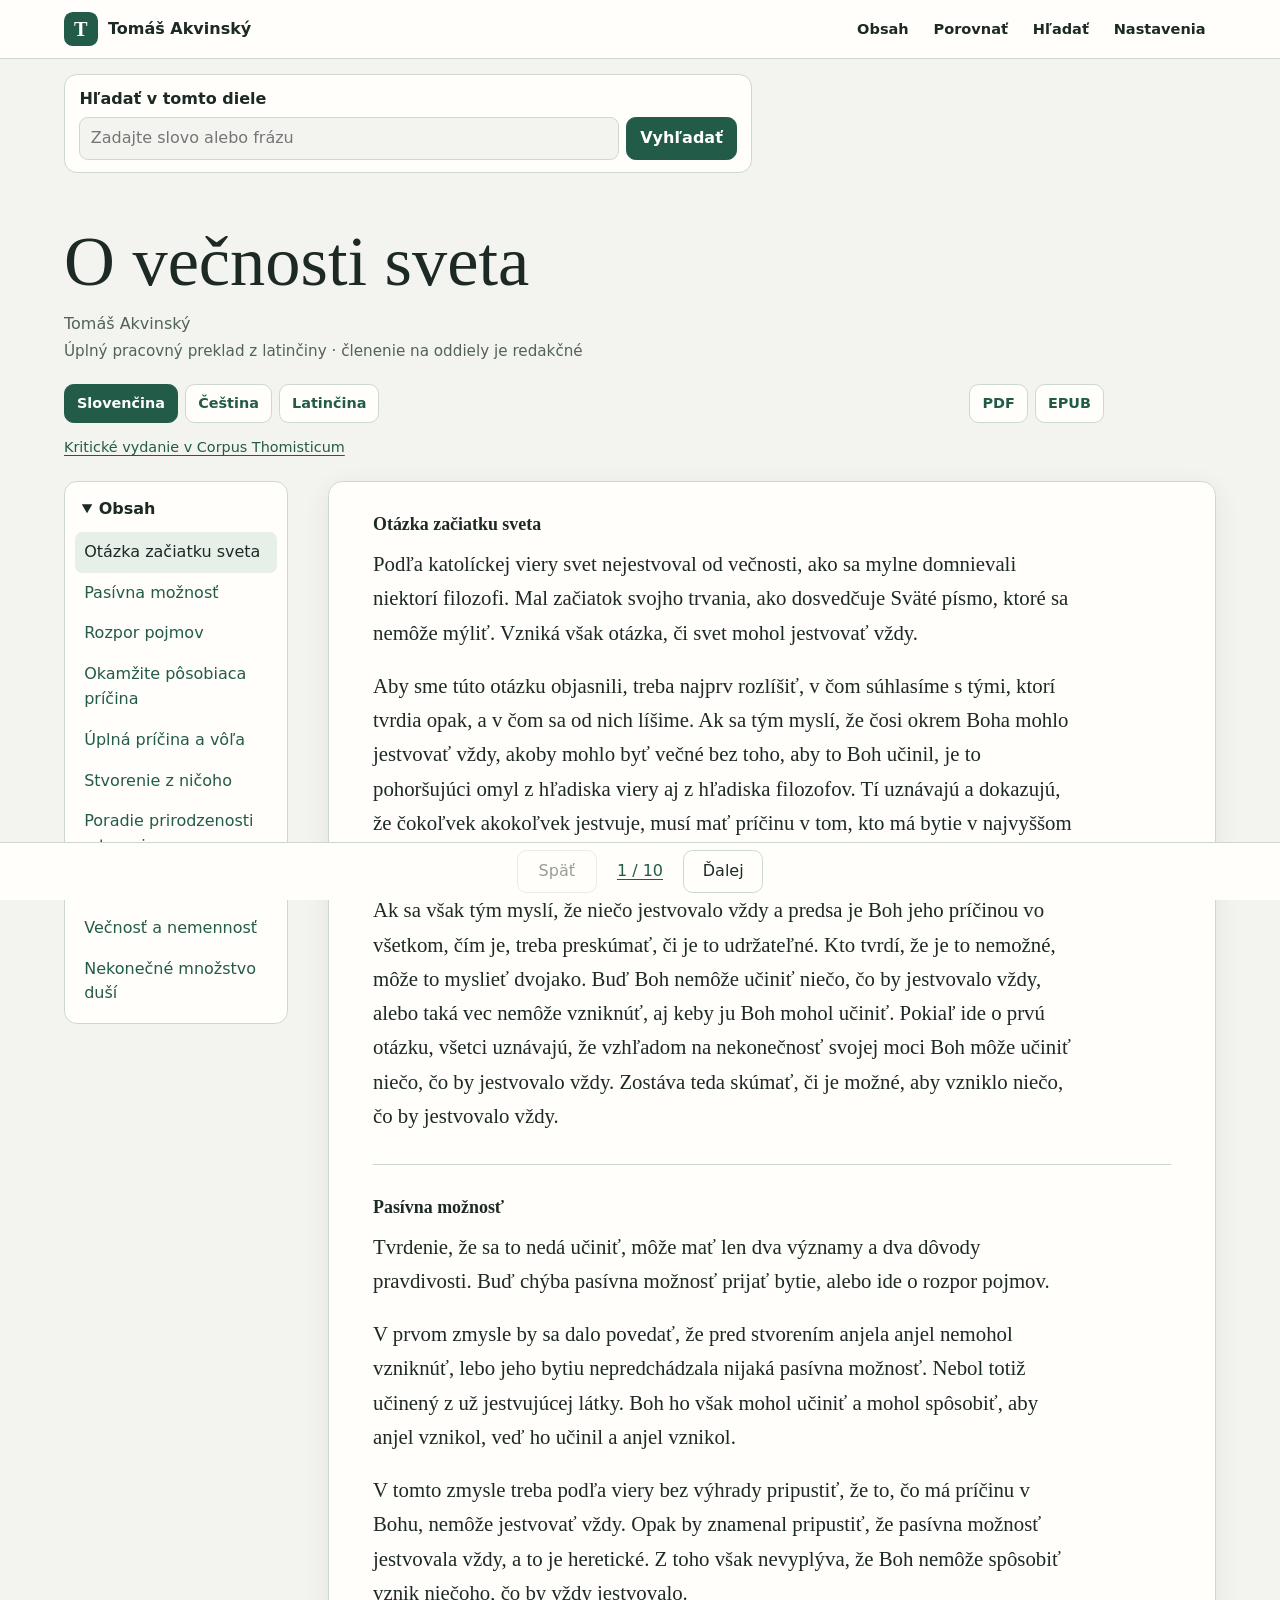
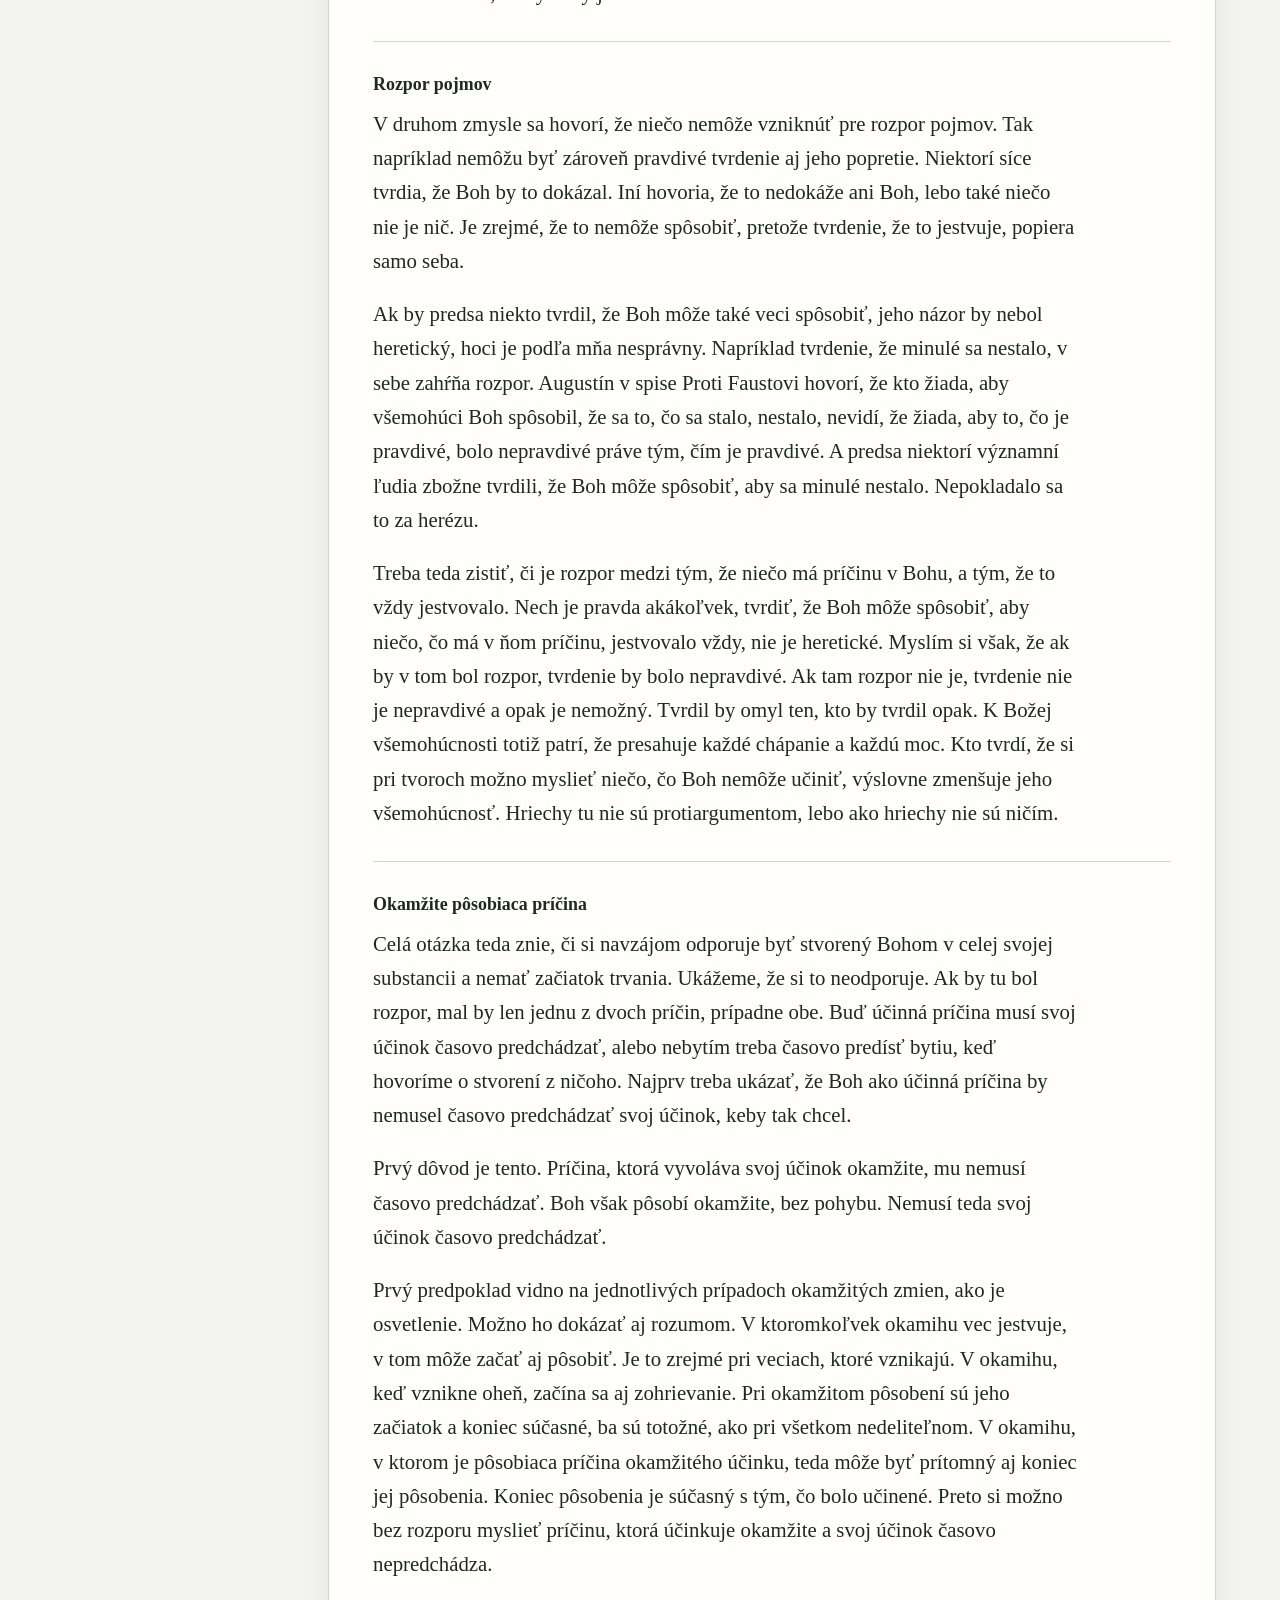
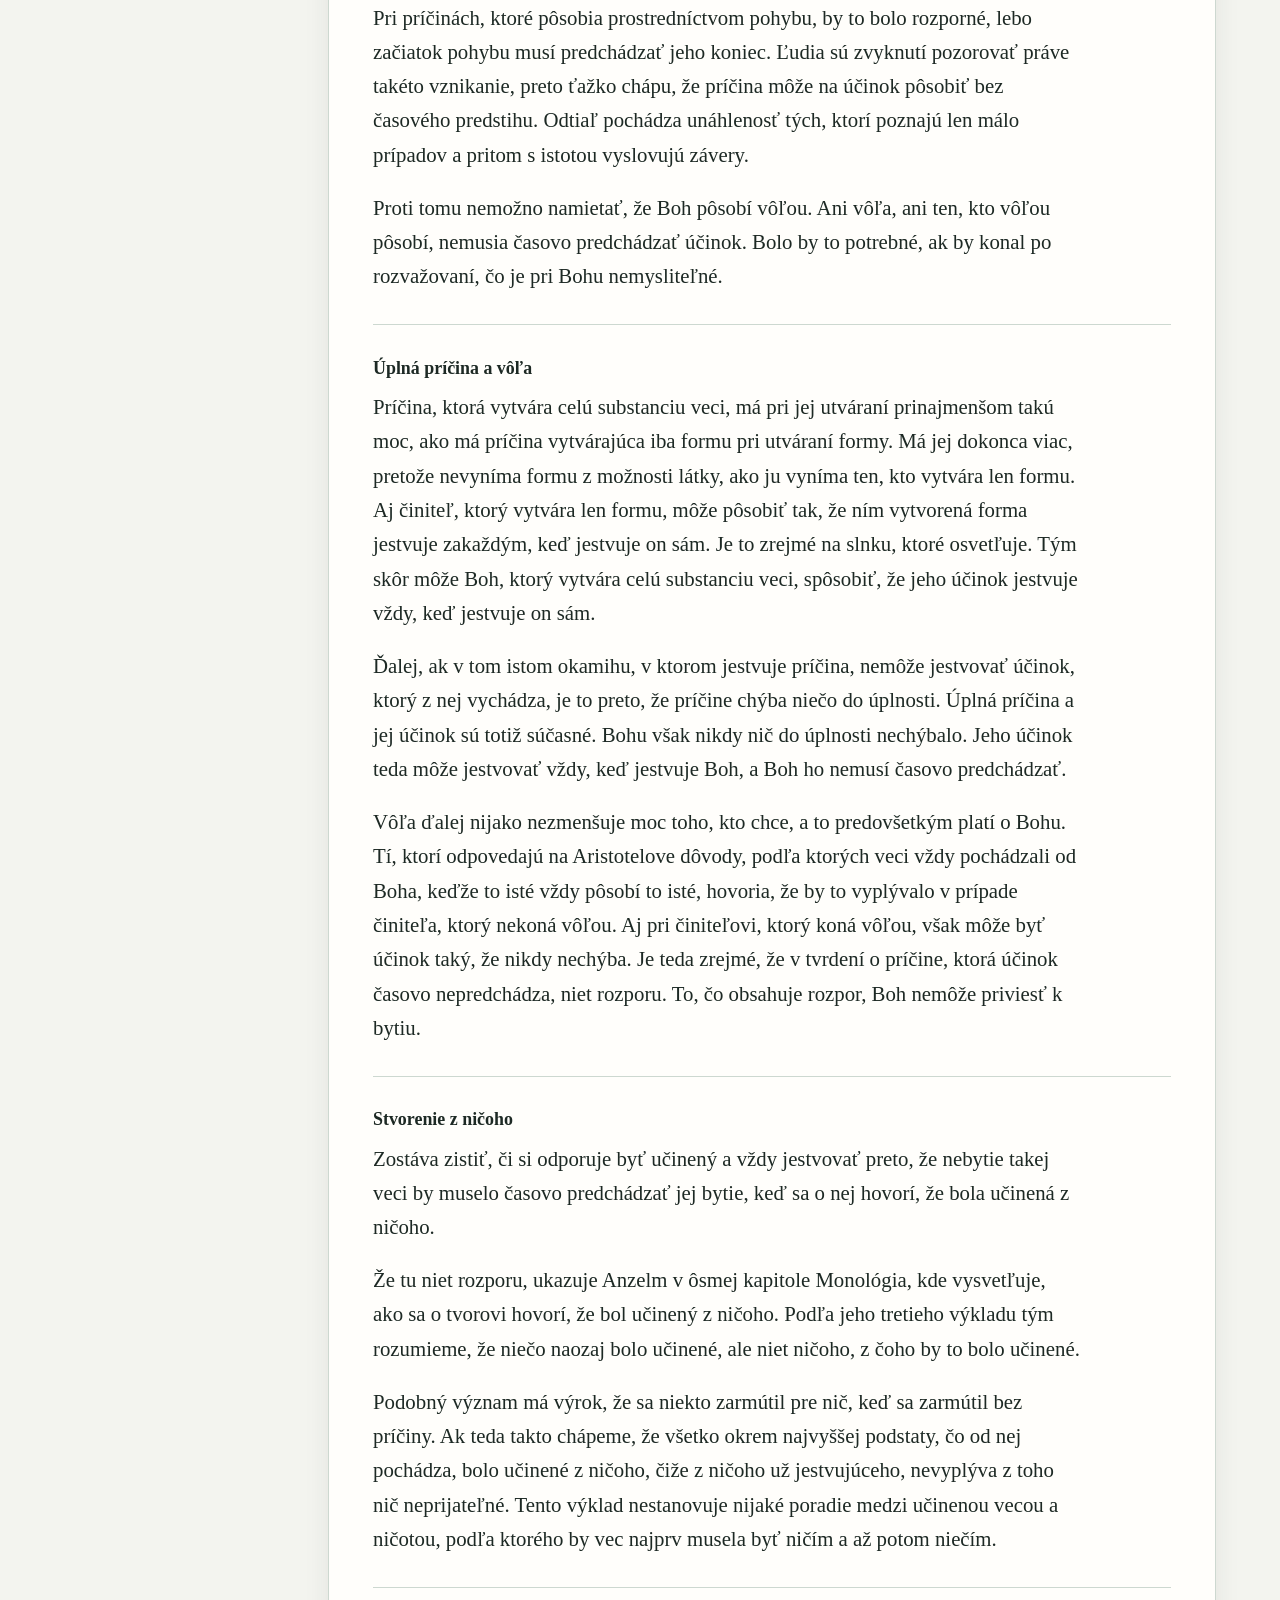
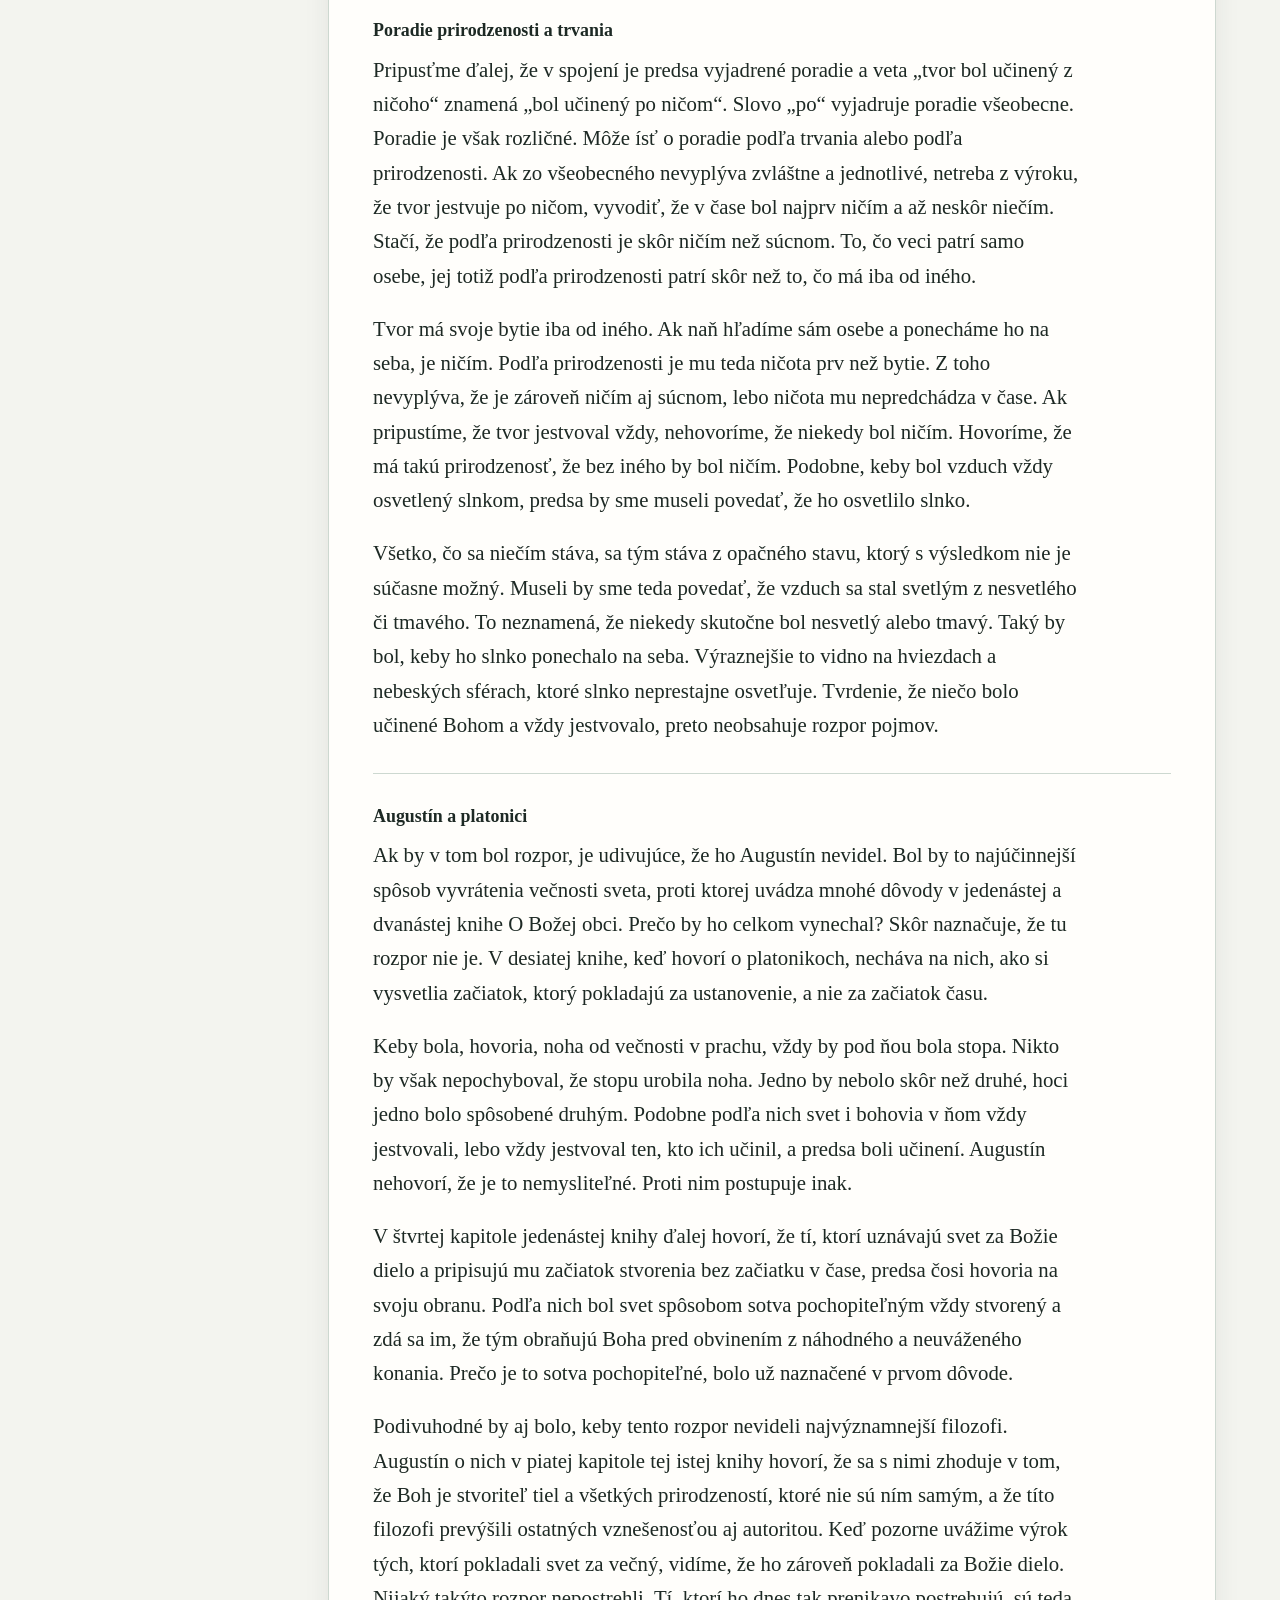
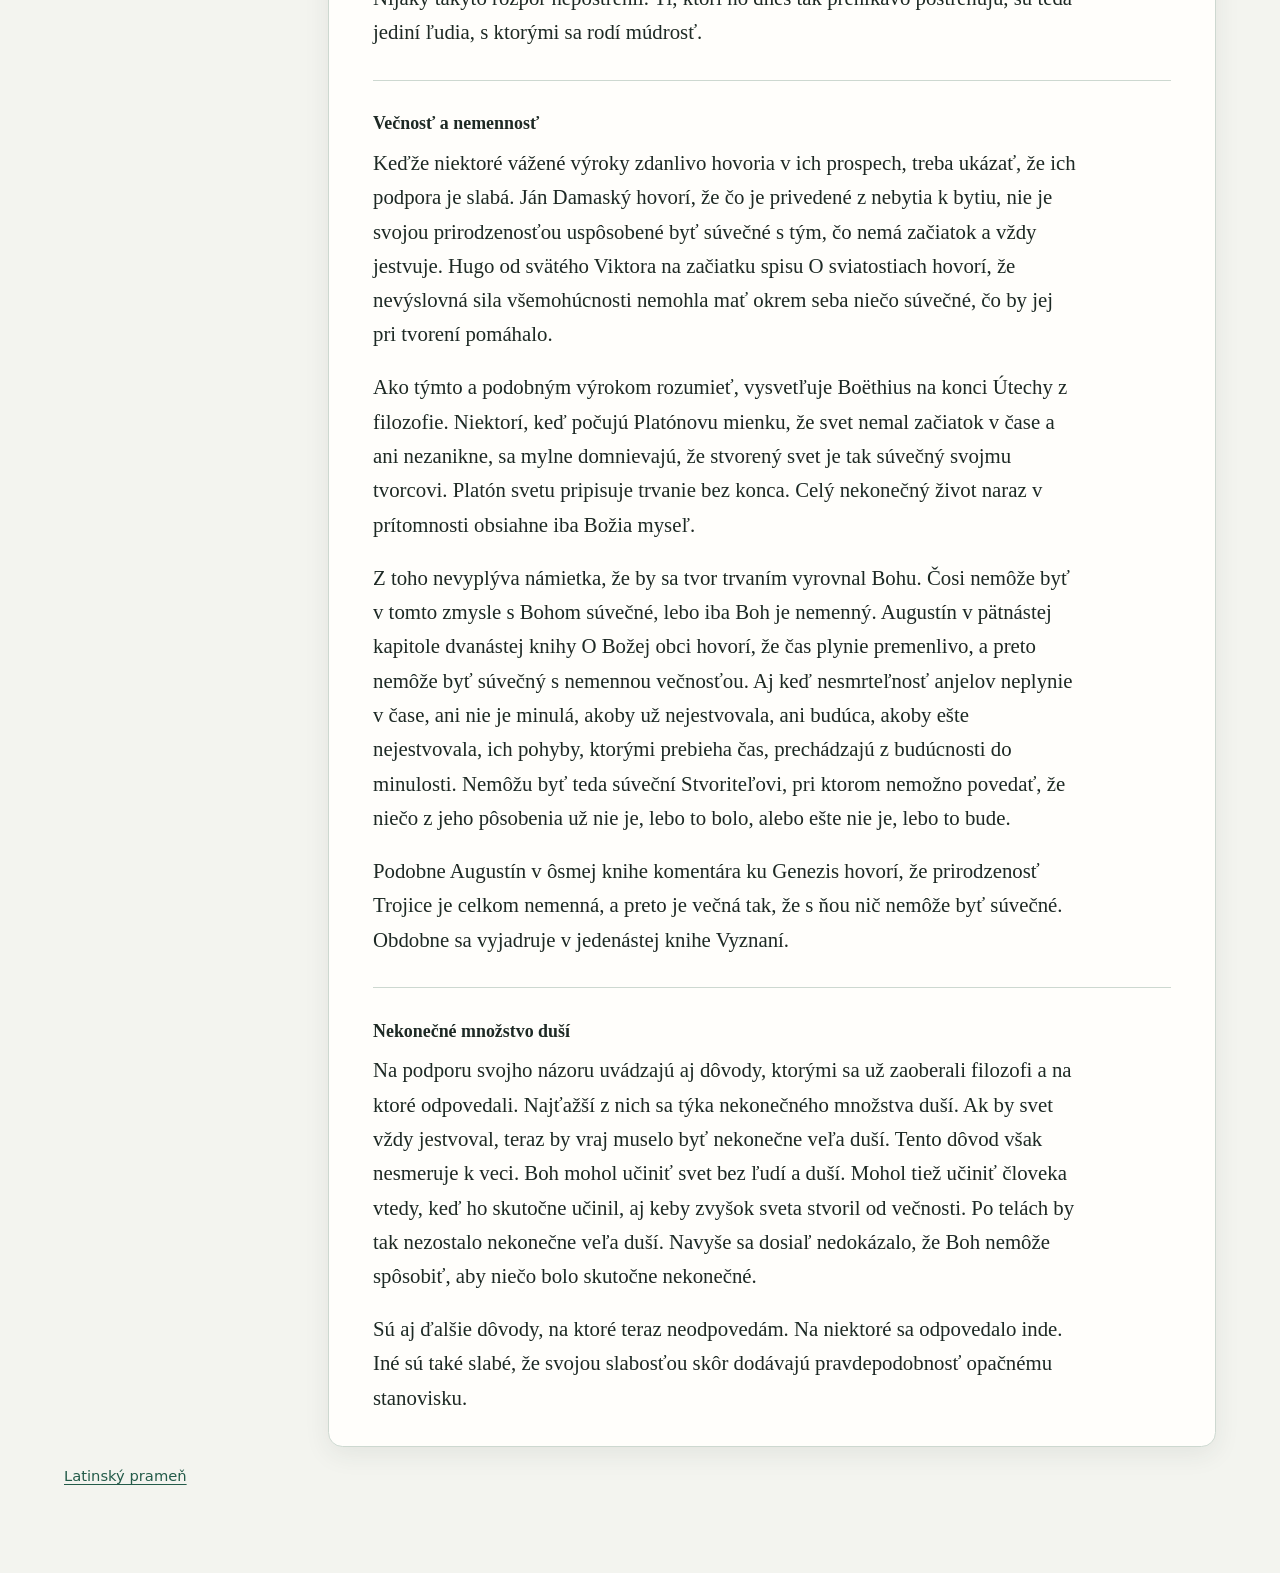
<file: de-aeternitate-mundi-sk.html>
<!doctype html>
<html lang="sk" data-work="de-aeternitate-mundi" data-language="sk" data-standalone="false">
<head>
  <meta charset="utf-8">
  <meta name="viewport" content="width=device-width, initial-scale=1">
  <title>O večnosti sveta · Tomáš Akvinský</title>
  <link rel="stylesheet" href="style.css">
</head>
<body>
  <a class="skip" href="#zaciatok">Preskočiť na obsah stránky</a>
  <header class="masthead">
    <div class="topbar">
      <a class="brand" href="index.html" aria-label="Tomáš Akvinský"><span aria-hidden="true" class="brand-mark">T</span><span>Tomáš Akvinský</span></a>
      <nav aria-label="Nástroje knižnice">

      <a href="#obsah" class="contents-link">Obsah</a>
      <button type="button" data-open="porovnanie" hidden>Porovnať</button>

        <button type="button" id="show-search" hidden>Hľadať</button>
        <button type="button" data-open="nastavenia" hidden>Nastavenia</button>
      </nav>
    </div>
  </header>
  <main id="zaciatok">


    <div class="search" data-search="de-aeternitate-mundi" hidden>
      <form role="search" id="search">
        <label for="query">Hľadať v tomto diele</label>
        <div class="search-line">
          <input id="query" type="search" name="q" placeholder="Zadajte slovo alebo frázu" required>
          <button class="primary" type="submit">Vyhľadať</button>
        </div>
      </form>
      <p id="search-status" role="status"></p>
      <ul id="search-results"></ul>
    </div>
    <header class="work-header">
      <h1 lang="sk">O večnosti sveta</h1>
      <p class="author" lang="sk">Tomáš Akvinský</p>
      <p class="edition" lang="sk">Úplný pracovný preklad z latinčiny · členenie na oddiely je redakčné</p>
      <div class="actions">
        <nav class="languages" aria-label="Jazyk textu"><a data-passages="p01 p02 p03 p04 p05 p06 p07 p08 p09 p10" data-code="sk" href="de-aeternitate-mundi-sk.html" data-title="O večnosti sveta" data-author="Tomáš Akvinský" data-edition="Úplný pracovný preklad z latinčiny · členenie na oddiely je redakčné" aria-current=page>Slovenčina</a><a data-passages="p01 p02 p03 p04 p05 p06 p07 p08 p09 p10" data-code="cs" href="de-aeternitate-mundi-cs.html" data-title="O věčnosti světa" data-author="Tomáš Akvinský" data-edition="Úplný pracovní překlad z latiny · členění do oddílů je redakční">Čeština</a><a data-passages="p01 p02 p03 p04 p05 p06 p07 p08 p09 p10" data-code="la" href="de-aeternitate-mundi-la.html" data-title="De aeternitate mundi" data-author="Thomas de Aquino" data-edition="Opera omnia, tomus XVI, Parmae 1864, pp. 318–320 · textus emendatus">Latinčina</a></nav>
        <div class="downloads" aria-label="Stiahnuť text"><a href="output/pdf/de-aeternitate-mundi-sk.pdf" data-download-lang="sk" download="de-aeternitate-mundi-sk.pdf">PDF</a><a href="output/epub/de-aeternitate-mundi-sk.epub" data-download-lang="sk" download="de-aeternitate-mundi-sk.epub">EPUB</a></div>
      </div>
      <p class="reference-edition"><a href="https://www.corpusthomisticum.org/ocm.html">Kritické vydanie v Corpus Thomisticum</a></p>
    </header>
    <div class="layout">
      <details id="obsah" class="contents" open>
        <summary>Obsah</summary>
        <nav aria-label="Obsah diela"><ol><li data-entry="p01"><a href="#p01">Otázka začiatku sveta</a></li><li data-entry="p02"><a href="#p02">Pasívna možnosť</a></li><li data-entry="p03"><a href="#p03">Rozpor pojmov</a></li><li data-entry="p04"><a href="#p04">Okamžite pôsobiaca príčina</a></li><li data-entry="p05"><a href="#p05">Úplná príčina a vôľa</a></li><li data-entry="p06"><a href="#p06">Stvorenie z ničoho</a></li><li data-entry="p07"><a href="#p07">Poradie prirodzenosti a trvania</a></li><li data-entry="p08"><a href="#p08">Augustín a platonici</a></li><li data-entry="p09"><a href="#p09">Večnosť a nemennosť</a></li><li data-entry="p10"><a href="#p10">Nekonečné množstvo duší</a></li></ol></nav>
      </details>
      <article id="reading" class="prose"><section id="p01"><h2 lang="sk">Otázka začiatku sveta</h2><div class="translations"><div class="translation" lang="sk" data-code="sk" data-heading="Otázka začiatku sveta" data-available="true"><h3 class="translation-label" lang="sk">Slovenčina</h3><p>Podľa katolíckej viery svet nejestvoval od večnosti, ako sa mylne domnievali niektorí filozofi. Mal začiatok svojho trvania, ako dosvedčuje Sväté písmo, ktoré sa nemôže mýliť. Vzniká však otázka, či svet mohol jestvovať vždy.</p><p>Aby sme túto otázku objasnili, treba najprv rozlíšiť, v čom súhlasíme s tými, ktorí tvrdia opak, a v čom sa od nich líšime. Ak sa tým myslí, že čosi okrem Boha mohlo jestvovať vždy, akoby mohlo byť večné bez toho, aby to Boh učinil, je to pohoršujúci omyl z hľadiska viery aj z hľadiska filozofov. Tí uznávajú a dokazujú, že čokoľvek akokoľvek jestvuje, musí mať príčinu v tom, kto má bytie v najvyššom a najpravdivejšom zmysle.</p><p>Ak sa však tým myslí, že niečo jestvovalo vždy a predsa je Boh jeho príčinou vo všetkom, čím je, treba preskúmať, či je to udržateľné. Kto tvrdí, že je to nemožné, môže to myslieť dvojako. Buď Boh nemôže učiniť niečo, čo by jestvovalo vždy, alebo taká vec nemôže vzniknúť, aj keby ju Boh mohol učiniť. Pokiaľ ide o prvú otázku, všetci uznávajú, že vzhľadom na nekonečnosť svojej moci Boh môže učiniť niečo, čo by jestvovalo vždy. Zostáva teda skúmať, či je možné, aby vzniklo niečo, čo by jestvovalo vždy.</p></div><div class="translation" lang="cs" data-code="cs" data-heading="Otázka počátku světa" data-available="true" hidden><h3 class="translation-label" lang="sk">Čeština</h3><p>Podle katolické víry svět neexistoval od věčnosti, jak se mylně domnívali někteří filosofové. Měl počátek svého trvání, jak dosvědčuje Písmo svaté, které se nemůže mýlit. Vzniká však otázka, zda svět mohl existovat vždy.</p><p>Abychom tuto otázku objasnili, je třeba nejprve rozlišit, v čem se shodujeme s těmi, kdo tvrdí opak, a v čem se od nich lišíme. Míní-li se tím, že něco kromě Boha mohlo existovat vždy, jako by mohlo být věčné, aniž by to Bůh učinil, je to zavrženíhodný omyl z hlediska víry i filosofie. Ti uznávají a dokazují, že cokoli jakkoli existuje, musí mít příčinu v tom, kdo má bytí v nejvyšším a nejpravdivějším smyslu.</p><p>Míní-li se však, že něco existovalo vždy a přesto je Bůh jeho příčinou ve všem, čím to je, je třeba zkoumat, zda je to udržitelné. Kdo tvrdí, že je to nemožné, může to myslet dvojím způsobem. Buď Bůh nemůže učinit něco, co by existovalo vždy, nebo taková věc nemůže vzniknout, i kdyby ji Bůh mohl učinit. Pokud jde o první možnost, všichni uznávají, že vzhledem ke své nekonečné moci Bůh může učinit něco, co by existovalo vždy. Zbývá tedy zkoumat, zda je možné, aby vzniklo něco, co by existovalo vždy.</p></div><div class="translation" lang="la" data-code="la" data-heading="Quaestio de principio mundi" data-available="true" hidden><h3 class="translation-label" lang="sk">Latinčina</h3><p>Supposito, secundum fidem catholicam, mundum ab aeterno non fuisse, sicut quidam philosophi errantes posuerunt, sed quod mundus durationis initium habuerit, sicut Scriptura sacra, quae falli non potest, testatur; dubitatio mota est, utrum potuerit semper fuisse.</p><p>Cujus dubitationis ut veritas explicetur, primo distinguendum est quid est in quo cum dicentibus contrarium convenimus, et quid est illud in quo ab eis differimus.</p><p>Si enim intelligatur quod aliquid praeter Deum potuerit semper fuisse, quasi possit esse aliquid aeternum praeter eum, ab eo non factum: error abominabilis est non solum in fide, sed etiam apud philosophos, qui confitentur et probant quod omne quod est quoquo modo, esse non possit nisi causatum ab eo qui maxime et verissime habet esse.</p><p>Si autem intelligatur aliquid semper fuisse, et tamen causatum a Deo secundum totum quod in eo est: videndum est utrum hoc possit stare. Si autem dicatur hoc impossibile; vel hoc dicetur quia Deus non potuit facere aliquid quod semper fuerit, aut quia non potuit fieri, etiam si Deus posset facere.</p><p>In prima autem parte omnes consentiunt: scilicet in hoc quod Deus potuit facere aliquid quod semper fuerit, considerando potentiam ipsius infinitam. Restat igitur videre, utrum possibile sit aliquid fieri quod semper fuerit.</p></div></div></section><section id="p02"><h2 lang="sk">Pasívna možnosť</h2><div class="translations"><div class="translation" lang="sk" data-code="sk" data-heading="Pasívna možnosť" data-available="true"><h3 class="translation-label" lang="sk">Slovenčina</h3><p>Tvrdenie, že sa to nedá učiniť, môže mať len dva významy a dva dôvody pravdivosti. Buď chýba pasívna možnosť prijať bytie, alebo ide o rozpor pojmov.</p><p>V prvom zmysle by sa dalo povedať, že pred stvorením anjela anjel nemohol vzniknúť, lebo jeho bytiu nepredchádzala nijaká pasívna možnosť. Nebol totiž učinený z už jestvujúcej látky. Boh ho však mohol učiniť a mohol spôsobiť, aby anjel vznikol, veď ho učinil a anjel vznikol.</p><p>V tomto zmysle treba podľa viery bez výhrady pripustiť, že to, čo má príčinu v Bohu, nemôže jestvovať vždy. Opak by znamenal pripustiť, že pasívna možnosť jestvovala vždy, a to je heretické. Z toho však nevyplýva, že Boh nemôže spôsobiť vznik niečoho, čo by vždy jestvovalo.</p></div><div class="translation" lang="cs" data-code="cs" data-heading="Pasivní možnost" data-available="true" hidden><h3 class="translation-label" lang="sk">Čeština</h3><p>Tvrzení, že něco takového nelze učinit, lze chápat pouze dvojím způsobem a může mít jen dva důvody pravdivosti. Buď chybí pasivní možnost přijmout bytí, nebo si pojmy odporují.</p><p>V prvním smyslu by se dalo říci, že před stvořením anděla nemohl anděl vzniknout, protože jeho bytí nepředcházela žádná pasivní možnost. Nebyl totiž učiněn z předem existující látky. Bůh však mohl anděla učinit a mohl způsobit, aby anděl vznikl, vždyť ho učinil a anděl vznikl.</p><p>V tomto smyslu je podle víry třeba bez výhrady připustit, že to, co má příčinu v Bohu, nemůže existovat vždy. Opak by znamenal připustit, že pasivní možnost existovala vždy, a to je heretické. Z toho však neplyne, že Bůh nemůže způsobit vznik něčeho, co by vždy existovalo.</p></div><div class="translation" lang="la" data-code="la" data-heading="Potentia passiva" data-available="true" hidden><h3 class="translation-label" lang="sk">Latinčina</h3><p>Si autem dicatur quod hoc non potest fieri; hoc non potest intelligi nisi duobus modis, vel duas causas veritatis habere: scilicet vel propter remotionem potentiae passivae, vel propter repugnantiam intellectuum.</p><p>Primo modo posset dici quod, antequam angelus sit factus, non poterat angelus fieri, quia non praecessit ad ejus esse aliqua potentia passiva, cum non sit factus ex materia praejacenti; tamen Deus poterat facere angelum, et poterat facere ut angelus fieret, quia fecit, et factus est.</p><p>Sic ergo intelligendo, simpliciter concedendum est, secundum fidem, quod non potest causatum a Deo semper esse: quia hoc ponere esset ponere potentiam passivam semper fuisse: quod haereticum est.</p><p>Tamen ex hoc non sequitur quod Deus non possit facere ut fiat semper aliquod ens. Secundo modo dicitur per repugnantiam intellectuum aliquid non posse fieri, sicut non potest fieri ut affirmatio et negatio sint simul vera; quamvis Deus hoc possit facere, ut quidam dicunt.</p></div></div></section><section id="p03"><h2 lang="sk">Rozpor pojmov</h2><div class="translations"><div class="translation" lang="sk" data-code="sk" data-heading="Rozpor pojmov" data-available="true"><h3 class="translation-label" lang="sk">Slovenčina</h3><p>V druhom zmysle sa hovorí, že niečo nemôže vzniknúť pre rozpor pojmov. Tak napríklad nemôžu byť zároveň pravdivé tvrdenie aj jeho popretie. Niektorí síce tvrdia, že Boh by to dokázal. Iní hovoria, že to nedokáže ani Boh, lebo také niečo nie je nič. Je zrejmé, že to nemôže spôsobiť, pretože tvrdenie, že to jestvuje, popiera samo seba.</p><p>Ak by predsa niekto tvrdil, že Boh môže také veci spôsobiť, jeho názor by nebol heretický, hoci je podľa mňa nesprávny. Napríklad tvrdenie, že minulé sa nestalo, v sebe zahŕňa rozpor. Augustín v spise Proti Faustovi hovorí, že kto žiada, aby všemohúci Boh spôsobil, že sa to, čo sa stalo, nestalo, nevidí, že žiada, aby to, čo je pravdivé, bolo nepravdivé práve tým, čím je pravdivé. A predsa niektorí významní ľudia zbožne tvrdili, že Boh môže spôsobiť, aby sa minulé nestalo. Nepokladalo sa to za herézu.</p><p>Treba teda zistiť, či je rozpor medzi tým, že niečo má príčinu v Bohu, a tým, že to vždy jestvovalo. Nech je pravda akákoľvek, tvrdiť, že Boh môže spôsobiť, aby niečo, čo má v ňom príčinu, jestvovalo vždy, nie je heretické. Myslím si však, že ak by v tom bol rozpor, tvrdenie by bolo nepravdivé. Ak tam rozpor nie je, tvrdenie nie je nepravdivé a opak je nemožný. Tvrdil by omyl ten, kto by tvrdil opak. K Božej všemohúcnosti totiž patrí, že presahuje každé chápanie a každú moc. Kto tvrdí, že si pri tvoroch možno myslieť niečo, čo Boh nemôže učiniť, výslovne zmenšuje jeho všemohúcnosť. Hriechy tu nie sú protiargumentom, lebo ako hriechy nie sú ničím.</p></div><div class="translation" lang="cs" data-code="cs" data-heading="Rozpor pojmů" data-available="true" hidden><h3 class="translation-label" lang="sk">Čeština</h3><p>Ve druhém smyslu něco nemůže vzniknout pro rozpor pojmů. Tak například nemůže být současně pravdivé tvrzení i jeho popření. Někteří sice říkají, že Bůh by to dokázal. Jiní říkají, že to nedokáže ani Bůh, protože taková věc není ničím. Je zřejmé, že to Bůh nemůže způsobit, protože tvrzení, že to existuje, ruší samo sebe.</p><p>Pokud by přesto někdo tvrdil, že Bůh může způsobit takové věci, jeho názor by nebyl heretický, ačkoli je podle mne nesprávný. Tak například tvrzení, že se minulé nestalo, obsahuje rozpor. Augustin ve spise Proti Faustovi říká, že kdo žádá, aby všemohoucí Bůh způsobil, že se to, co se stalo, nestalo, nevidí, že žádá, aby to, co je pravdivé, bylo nepravdivé právě tím, čím je pravdivé. Přesto někteří významní lidé zbožně tvrdili, že Bůh může způsobit, aby se minulé nestalo. Nebylo to považováno za herezi.</p><p>Je tedy třeba zjistit, zda je rozpor mezi tím, že něco má příčinu v Bohu, a tím, že to vždy existovalo. Ať je pravda jakákoli, tvrdit, že Bůh může způsobit, aby něco, co má v něm příčinu, existovalo vždy, není heretické. Domnívám se však, že kdyby si v tom pojmy odporovaly, bylo by takové tvrzení nepravdivé. Jestliže si neodporují, tvrzení není nepravdivé a opak je nemožný. Opak by tedy byl omyl. K Boží všemohoucnosti totiž patří, že přesahuje každé poznání a každou moc. Kdo tvrdí, že si u tvorů lze myslet něco, co Bůh nemůže učinit, výslovně jeho všemohoucnost omezuje. Hříchy proti tomu nesvědčí, protože jako hříchy nejsou ničím.</p></div><div class="translation" lang="la" data-code="la" data-heading="Repugnantia intellectuum" data-available="true" hidden><h3 class="translation-label" lang="sk">Latinčina</h3><p>Quidam vero dicunt quod nec Deus potest hujusmodi facere, quia hoc nihil est. Tamen manifestum est quod non potest facere ut hoc fiat, quia positio qua ponitur esse, destruit se ipsam.</p><p>Si tamen ponatur quod Deus hujusmodi potest facere ut fiat; positio non est haeretica, quamvis, ut credo, sit falsa, sicut quod praeteritum non fuerit, includit in se contradictionem.</p><p>Unde Augustinus in libro contra Faustum: « Quisque ita dicit: Si omnipotens est Deus, faciat ut quae facta sunt, facta non fuerint; non videt hoc se dicere: Si omnipotens est, faciat ut ea quae vera sunt, eo ipso quod vera sunt, falsa sint. »</p><p>Et tamen quidam magni pie dixerunt Deum posse facere de praeterito quod non fuerit praeteritum; nec fuit reputatum haereticum. Videndum est ergo utrum in his duobus sit repugnantia intellectuum, quod aliquid sit causatum a Deo, et tamen semper fuerit. Et quidquid de hoc verum sit, non erit haereticum dicere: quia hoc potest fieri a Deo ut aliquid causatum a Deo semper fuerit.</p><p>Tamen credo quod si esset repugnantia intellectuum, esset falsum. Si autem non est repugnantia intellectuum, non solum non est falsum, sed etiam est impossibile aliter esse, et erroneum, si aliter dicatur. Cum enim ad omnipotentiam Dei pertineat ut omnem intellectum et virtutem excedat, expresse omnipotentiae derogat qui dicit aliquid posse intelligi in creaturis, quod a Deo fieri non possit. Nec est instantia de peccatis, quae in quantum hujusmodi, nihil sunt.</p></div></div></section><section id="p04"><h2 lang="sk">Okamžite pôsobiaca príčina</h2><div class="translations"><div class="translation" lang="sk" data-code="sk" data-heading="Okamžite pôsobiaca príčina" data-available="true"><h3 class="translation-label" lang="sk">Slovenčina</h3><p>Celá otázka teda znie, či si navzájom odporuje byť stvorený Bohom v celej svojej substancii a nemať začiatok trvania. Ukážeme, že si to neodporuje. Ak by tu bol rozpor, mal by len jednu z dvoch príčin, prípadne obe. Buď účinná príčina musí svoj účinok časovo predchádzať, alebo nebytím treba časovo predísť bytiu, keď hovoríme o stvorení z ničoho. Najprv treba ukázať, že Boh ako účinná príčina by nemusel časovo predchádzať svoj účinok, keby tak chcel.</p><p>Prvý dôvod je tento. Príčina, ktorá vyvoláva svoj účinok okamžite, mu nemusí časovo predchádzať. Boh však pôsobí okamžite, bez pohybu. Nemusí teda svoj účinok časovo predchádzať.</p><p>Prvý predpoklad vidno na jednotlivých prípadoch okamžitých zmien, ako je osvetlenie. Možno ho dokázať aj rozumom. V ktoromkoľvek okamihu vec jestvuje, v tom môže začať aj pôsobiť. Je to zrejmé pri veciach, ktoré vznikajú. V okamihu, keď vznikne oheň, začína sa aj zohrievanie. Pri okamžitom pôsobení sú jeho začiatok a koniec súčasné, ba sú totožné, ako pri všetkom nedeliteľnom. V okamihu, v ktorom je pôsobiaca príčina okamžitého účinku, teda môže byť prítomný aj koniec jej pôsobenia. Koniec pôsobenia je súčasný s tým, čo bolo učinené. Preto si možno bez rozporu myslieť príčinu, ktorá účinkuje okamžite a svoj účinok časovo nepredchádza.</p><p>Pri príčinách, ktoré pôsobia prostredníctvom pohybu, by to bolo rozporné, lebo začiatok pohybu musí predchádzať jeho koniec. Ľudia sú zvyknutí pozorovať práve takéto vznikanie, preto ťažko chápu, že príčina môže na účinok pôsobiť bez časového predstihu. Odtiaľ pochádza unáhlenosť tých, ktorí poznajú len málo prípadov a pritom s istotou vyslovujú závery.</p><p>Proti tomu nemožno namietať, že Boh pôsobí vôľou. Ani vôľa, ani ten, kto vôľou pôsobí, nemusia časovo predchádzať účinok. Bolo by to potrebné, ak by konal po rozvažovaní, čo je pri Bohu nemysliteľné.</p></div><div class="translation" lang="cs" data-code="cs" data-heading="Okamžitě působící příčina" data-available="true" hidden><h3 class="translation-label" lang="sk">Čeština</h3><p>Celá otázka tedy zní, zda si odporuje být stvořen Bohem v celé své substanci a nemít počátek trvání. Že si to neodporuje, lze ukázat následovně. Pokud by zde byl rozpor, mohl by spočívat jen v jedné ze dvou věcí, případně v obou. Buď účinná příčina musí časově předcházet svůj účinek, nebo musí nebytí časově předcházet bytí, když se říká, že něco bylo Bohem učiněno z ničeho. Nejprve je tedy třeba ukázat, že Bůh jako účinná příčina nemusí časově předcházet svůj účinek, kdyby tak chtěl.</p><p>První důvod je tento. Příčina, která vyvolává svůj účinek okamžitě, mu nemusí časově předcházet. Bůh však působí okamžitě, bez pohybu. Nemusí tedy svůj účinek časově předcházet.</p><p>První předpoklad je zřejmý z jednotlivých případů okamžitých změn, například z osvětlení. Lze jej také odůvodnit rozumem. V kterémkoli okamžiku věc existuje, v tom může začít působit. Je to zřejmé u vznikajících věcí. V okamžiku, kdy vzniká oheň, začíná i zahřívání. Při okamžitém působení jsou jeho počátek a konec současné, ba totožné, jako u všeho nedělitelného. V kterémkoli okamžiku je dána působící příčina okamžitého účinku, může být dán i konec jejího působení. Konec působení je současný s tím, co bylo učiněno. Nepříčí se tedy rozumu, že příčina vyvolávající svůj účinek okamžitě jej časově nepředchází.</p><p>U příčin působících prostřednictvím pohybu by to bylo rozporné, protože počátek pohybu musí předcházet jeho konec. Lidé jsou zvyklí pozorovat právě takové vznikání, a proto nesnadno chápou, že účinná příčina může svůj účinek časově nepředcházet. Odtud pramení ukvapenost těch, kdo znají jen málo případů a snadno pronášejí soudy.</p><p>Proti tomuto důvodu nelze namítat, že Bůh působí vůlí. Ani vůle, ani ten, kdo vůlí působí, nemusí časově předcházet účinek. Bylo by to nutné, kdyby jeho jednání vycházelo z předchozího uvažování, což u Boha nelze předpokládat.</p></div><div class="translation" lang="la" data-code="la" data-heading="Causa subito agens" data-available="true" hidden><h3 class="translation-label" lang="sk">Latinčina</h3><p>In hoc ergo tota consistit quaestio, utrum esse creatum a Deo secundum totam substantiam, et non habere durationis principium, repugnent ad invicem, vel non. Quod autem non repugnent, sic ostenditur.</p><p>Si enim repugnant, hoc non est nisi propter alterum duorum, vel propter utrumque: aut quia oportet ut causa agens praecedat duratione; aut quia oportet quod non esse praecedat esse duratione, propter hoc dicitur creatum a Deo ex nihilo fieri. Primo ergo ostendendum quod non est necesse ut causa agens, scilicet Deus, praecedat duratione suum causatum, si ipse voluisset.</p><p>Primo sic. Nulla causa producens effectum suum subito, necessario praecedit effectum suum duratione. Sed Deus est causa producens effectum suum non per motum, sed subito. Ergo non est necessarium quod duratione praecedat effectum suum.</p><p>Primum patet per inductionem in omnibus mutationibus subitis, sicut est illuminatio et hujusmodi. Nihilominus potest probari per rationem sic. In quocumque instanti ponitur res esse, potest poni principium actionis ejus, ut patet in omnibus generabilibus: quia in illo instanti in quo incipit ignis, incipit esse calefactio.</p><p>Sed in operatione subita, simul, immo idem est principium et finis ejus, sicut in omnibus indivisibilibus. Ergo in quocumque instanti ponitur agens producens effectum suum subito, potest poni terminus actionis suae. Sed terminus actionis est simul cum ipso facto. Ergo non repugnat intellectui, si ponatur causa producens effectum suum subito non praecedere duratione causatum suum.</p><p>Repugnaret autem in causis producentibus effectus suos per motum: quia oportet quod principium motus praecedat finem ejus. Et quia homines consueti sunt considerare hujusmodi factiones quae sunt per motum; ideo non facile capiunt quod causa agens duratione effectum suum non praecedat. Et inde est quod multorum inexperti ad pauca respicientes enuntiant facile.</p><p>Nec potest huic rationi obviari, quia Deus est causa agens per voluntatem: quia non est necessarium quod voluntas praecedat duratione effectum suum, nec agens per voluntatem, nisi per hoc quod agit ex deliberatione; quod absit ut in Deo ponamus.</p></div></div></section><section id="p05"><h2 lang="sk">Úplná príčina a vôľa</h2><div class="translations"><div class="translation" lang="sk" data-code="sk" data-heading="Úplná príčina a vôľa" data-available="true"><h3 class="translation-label" lang="sk">Slovenčina</h3><p>Príčina, ktorá vytvára celú substanciu veci, má pri jej utváraní prinajmenšom takú moc, ako má príčina vytvárajúca iba formu pri utváraní formy. Má jej dokonca viac, pretože nevyníma formu z možnosti látky, ako ju vyníma ten, kto vytvára len formu. Aj činiteľ, ktorý vytvára len formu, môže pôsobiť tak, že ním vytvorená forma jestvuje zakaždým, keď jestvuje on sám. Je to zrejmé na slnku, ktoré osvetľuje. Tým skôr môže Boh, ktorý vytvára celú substanciu veci, spôsobiť, že jeho účinok jestvuje vždy, keď jestvuje on sám.</p><p>Ďalej, ak v tom istom okamihu, v ktorom jestvuje príčina, nemôže jestvovať účinok, ktorý z nej vychádza, je to preto, že príčine chýba niečo do úplnosti. Úplná príčina a jej účinok sú totiž súčasné. Bohu však nikdy nič do úplnosti nechýbalo. Jeho účinok teda môže jestvovať vždy, keď jestvuje Boh, a Boh ho nemusí časovo predchádzať.</p><p>Vôľa ďalej nijako nezmenšuje moc toho, kto chce, a to predovšetkým platí o Bohu. Tí, ktorí odpovedajú na Aristotelove dôvody, podľa ktorých veci vždy pochádzali od Boha, keďže to isté vždy pôsobí to isté, hovoria, že by to vyplývalo v prípade činiteľa, ktorý nekoná vôľou. Aj pri činiteľovi, ktorý koná vôľou, však môže byť účinok taký, že nikdy nechýba. Je teda zrejmé, že v tvrdení o príčine, ktorá účinok časovo nepredchádza, niet rozporu. To, čo obsahuje rozpor, Boh nemôže priviesť k bytiu.</p></div><div class="translation" lang="cs" data-code="cs" data-heading="Úplná příčina a vůle" data-available="true" hidden><h3 class="translation-label" lang="sk">Čeština</h3><p>Příčina, která vytváří celou substanci věci, má při jejím utváření přinejmenším takovou moc, jakou má příčina vytvářející formu při utváření formy. Má dokonce větší moc, protože nevyvádí formu z možnosti látky, jak tomu je u toho, kdo vytváří jen formu. I činitel vytvářející pouhou formu však může způsobit, že jím vytvořená forma existuje, kdykoli existuje on sám. Je to zřejmé na slunci, když osvětluje. Tím spíše může Bůh, který vytváří celou substanci věci, způsobit, že jeho účinek existuje vždy, když existuje on sám.</p><p>Dále, pokud v témže okamžiku, v němž je dána příčina, nemůže existovat účinek, který z ní vychází, je to proto, že příčině něco chybí k úplnosti. Úplná příčina a její účinek jsou totiž současné. Bohu však nikdy nic k úplnosti nechybělo. Jeho účinek tedy může existovat vždy, když existuje Bůh, a Bůh jej nemusí časově předcházet.</p><p>Vůle dále nijak nezmenšuje moc toho, kdo chce, což platí především o Bohu. Ti, kdo odpovídají na Aristotelovy důvody, podle nichž věci vždy pocházely od Boha, protože totéž vždy působí totéž, říkají, že by to plynulo u činitele, který nepůsobí vůlí. Avšak i činitel působící vůlí může způsobit, aby jeho účinek nikdy nechyběl. Je tedy zřejmé, že rozumu neodporuje tvrzení o působící příčině, která svůj účinek časově nepředchází. To, co obsahuje rozpor, Bůh nemůže přivést k bytí.</p></div><div class="translation" lang="la" data-code="la" data-heading="Causa completa et voluntas" data-available="true" hidden><h3 class="translation-label" lang="sk">Latinčina</h3><p>Praeterea. Causa producens totam rei substantiam non minus potest in producendo totam substantiam, quam causa producens formam in productione formae: immo multo magis; quia non producit educendo de potentia materiae, sicut est in eo qui producit formam.</p><p>Sed aliquod agens quod producit solum formam, potest in hoc ut forma ab eo producta sit quandocumque ipsum est, ut patet in sole illuminante. Ergo multo fortius Deus, qui producit totam rei substantiam, potest facere ut causatum suum sit quandocumque ipse est.</p><p>Praeterea. Si aliqua sit causa, qua posita in aliquo instanti non possit poni effectus ejus ab ea procedens in eodem instanti, hoc non est, nisi quia illi causae deest aliquid de complemento: causa enim completa et causatum sunt simul. Sed Deo nunquam defuit aliquid de complemento. Ergo causatum ejus semper potest poni, eo posito; et ita non est necessarium quod duratione praecedat.</p><p>Praeterea. Voluntas volenti nihil minuit de virtute ejus, et praecipue in Deo. Sed omnes solventes ad rationes Aristotelis, quibus probatur res semper fuisse a Deo per hoc quod idem semper facit idem, dicunt quod hoc sequeretur, si non esset agens per voluntatem. Ergo et si ponatur agens per voluntatem, nihilominus sequitur quod potest facere ut causatum ab eo nunquam non sit.</p><p>Et ita patet quod non repugnat intellectui quod dicitur causa agens non praecedere effectum suum duratione; quia in illis quae repugnant intellectui Deus non potest facere ut illud sit.</p></div></div></section><section id="p06"><h2 lang="sk">Stvorenie z ničoho</h2><div class="translations"><div class="translation" lang="sk" data-code="sk" data-heading="Stvorenie z ničoho" data-available="true"><h3 class="translation-label" lang="sk">Slovenčina</h3><p>Zostáva zistiť, či si odporuje byť učinený a vždy jestvovať preto, že nebytie takej veci by muselo časovo predchádzať jej bytie, keď sa o nej hovorí, že bola učinená z ničoho.</p><p>Že tu niet rozporu, ukazuje Anzelm v ôsmej kapitole Monológia, kde vysvetľuje, ako sa o tvorovi hovorí, že bol učinený z ničoho. Podľa jeho tretieho výkladu tým rozumieme, že niečo naozaj bolo učinené, ale niet ničoho, z čoho by to bolo učinené.</p><p>Podobný význam má výrok, že sa niekto zarmútil pre nič, keď sa zarmútil bez príčiny. Ak teda takto chápeme, že všetko okrem najvyššej podstaty, čo od nej pochádza, bolo učinené z ničoho, čiže z ničoho už jestvujúceho, nevyplýva z toho nič neprijateľné. Tento výklad nestanovuje nijaké poradie medzi učinenou vecou a ničotou, podľa ktorého by vec najprv musela byť ničím a až potom niečím.</p></div><div class="translation" lang="cs" data-code="cs" data-heading="Stvoření z ničeho" data-available="true" hidden><h3 class="translation-label" lang="sk">Čeština</h3><p>Zbývá zjistit, zda si odporuje být učiněn a existovat vždy proto, že by nebytí takové věci muselo časově předcházet její bytí, říká-li se o ní, že byla učiněna z ničeho.</p><p>Že v tom není rozpor, ukazuje Anselm v osmé kapitole Monologia, kde vykládá, jak se říká o tvoru, že byl učiněn z ničeho. Podle třetího výkladu tím rozumíme, že něco opravdu bylo učiněno, avšak není nic, z čeho by to bylo učiněno.</p><p>Podobný smysl má vyjádření, že se někdo zarmoutil pro nic, když se zarmoutil bez příčiny. Chápeme-li tedy takto, že vše kromě nejvyšší podstaty, co z ní pochází, bylo učiněno z ničeho, tedy z ničeho předem existujícího, neplyne z toho žádný nepřijatelný důsledek. Tento výklad nestanoví žádné pořadí mezi učiněnou věcí a nicotou, podle něhož by věc musela být nejprve ničím a až později něčím.</p></div><div class="translation" lang="la" data-code="la" data-heading="Creatio ex nihilo" data-available="true" hidden><h3 class="translation-label" lang="sk">Latinčina</h3><p>Nunc restat videre an repugnet intellectui aliquid factum nunquam non fuisse propter hoc quod necessarium sit non esse ejus esse duratione praecedere, propter hoc quod dicitur ex nihilo factum esse.</p><p>Sed quod hoc in nullo repugnet, ostenditur per dictum Anselmi in Monologio, cap. 8, exponentis quomodo creatura dicatur facta ex nihilo. &quot;Tertia&quot;, inquit, &quot; interpretatio, qua dicitur aliquid esse factum ex nihilo, est cum intelligimus esse quidem factum, sed non esse aliquid unde sit factum&quot;.</p><p>Per similem significationem dici videtur, cum tristatur sine causa, dicitur contristatus de nihilo. Secundum igitur hunc sensum, si intelligatur quod supra conclusum est, quia praeter summam essentiam cuncta quae sunt ab eadem, ex nihilo facta sunt, id est, non ex aliquo: nihil inconveniens sequetur.</p><p>Inde patet quod secundum hanc expositionem non ponitur aliquis ordo ejus quod factum est ad nihil, quasi oportuerit prius quod factum est, nihil fuisse, et postmodum aliquid esse.</p></div></div></section><section id="p07"><h2 lang="sk">Poradie prirodzenosti a trvania</h2><div class="translations"><div class="translation" lang="sk" data-code="sk" data-heading="Poradie prirodzenosti a trvania" data-available="true"><h3 class="translation-label" lang="sk">Slovenčina</h3><p>Pripusťme ďalej, že v spojení je predsa vyjadrené poradie a veta „tvor bol učinený z ničoho“ znamená „bol učinený po ničom“. Slovo „po“ vyjadruje poradie všeobecne. Poradie je však rozličné. Môže ísť o poradie podľa trvania alebo podľa prirodzenosti. Ak zo všeobecného nevyplýva zvláštne a jednotlivé, netreba z výroku, že tvor jestvuje po ničom, vyvodiť, že v čase bol najprv ničím a až neskôr niečím. Stačí, že podľa prirodzenosti je skôr ničím než súcnom. To, čo veci patrí samo osebe, jej totiž podľa prirodzenosti patrí skôr než to, čo má iba od iného.</p><p>Tvor má svoje bytie iba od iného. Ak naň hľadíme sám osebe a ponecháme ho na seba, je ničím. Podľa prirodzenosti je mu teda ničota prv než bytie. Z toho nevyplýva, že je zároveň ničím aj súcnom, lebo ničota mu nepredchádza v čase. Ak pripustíme, že tvor jestvoval vždy, nehovoríme, že niekedy bol ničím. Hovoríme, že má takú prirodzenosť, že bez iného by bol ničím. Podobne, keby bol vzduch vždy osvetlený slnkom, predsa by sme museli povedať, že ho osvetlilo slnko.</p><p>Všetko, čo sa niečím stáva, sa tým stáva z opačného stavu, ktorý s výsledkom nie je súčasne možný. Museli by sme teda povedať, že vzduch sa stal svetlým z nesvetlého či tmavého. To neznamená, že niekedy skutočne bol nesvetlý alebo tmavý. Taký by bol, keby ho slnko ponechalo na seba. Výraznejšie to vidno na hviezdach a nebeských sférach, ktoré slnko neprestajne osvetľuje. Tvrdenie, že niečo bolo učinené Bohom a vždy jestvovalo, preto neobsahuje rozpor pojmov.</p></div><div class="translation" lang="cs" data-code="cs" data-heading="Pořadí přirozenosti a trvání" data-available="true" hidden><h3 class="translation-label" lang="sk">Čeština</h3><p>Dále předpokládejme, že je tím spojením přece vyjádřeno pořadí a že věta „tvor byl učiněn z ničeho“ znamená „byl učiněn po ničem“. Slovo „po“ vyjadřuje pořadí obecně. Pořadí však má více podob, může jít o pořadí podle trvání nebo podle přirozenosti. Pokud z obecného neplyne zvláštní a jednotlivé, není nutné z tvrzení, že tvor existuje po ničem, vyvozovat, že byl časově nejprve ničím a potom něčím. Stačí, že podle přirozenosti je spíše ničím než jsoucnem. To, co věci přísluší samo o sobě, jí totiž podle přirozenosti přísluší dřív než to, co má pouze od jiného.</p><p>Tvor má bytí jen od jiného. Je-li ponechán sám sobě a uvažován sám o sobě, je ničím. Podle přirozenosti mu tedy nicota přísluší dříve než bytí. Z toho neplyne, že má být současně ničím i jsoucnem, protože nicota jej časově nepředchází. Pokud připustíme, že tvor existoval vždy, netvrdíme, že byl někdy ničím. Tvrdíme, že by byl vzhledem ke své přirozenosti ničím, kdyby byl ponechán sám sobě. Kdybychom podobně řekli, že vzduch byl vždy osvětlen sluncem, museli bychom i tak říci, že jej osvětlilo slunce.</p><p>Všechno, co se něčím stává, se tím stává z opačného stavu, který nemůže nastat současně s výsledkem. Museli bychom tedy říci, že se vzduch z neosvětleného či temného stal osvětleným. To neznamená, že byl někdy neosvětlený nebo temný. Takový by byl, kdyby byl ponechán sám sobě. Je to ještě zřetelnější u hvězd a nebeských sfér, které jsou stále osvětlovány sluncem. Je tedy zřejmé, že tvrzení, že něco bylo učiněno Bohem a vždy existovalo, neobsahuje rozpor pojmů.</p></div><div class="translation" lang="la" data-code="la" data-heading="Ordo naturae et durationis" data-available="true" hidden><h3 class="translation-label" lang="sk">Latinčina</h3><p>Praeterea, supponatur quod ordo ad nihil in propositione importatus remaneat affirmatus, ut sit sensus, creatura facta est ex nihilo, id est, facta est post nihil: haec dictio &quot;post&quot; ordinem importat absolute.</p><p>Sed ordo multiplex est: scilicet durationis et naturae. Si igitur ex communi et universali non sequitur proprium et particulare, non erit necessarium ut, propter hoc quod creatura esse post nihil dicitur, prius duratione fuerit nihil, et postea fuerit aliquid; sed sufficit, si prius natura sit nihil, quam ens; prius enim inest unicuique naturaliter quod convenit sibi in se, quam quod solum ex alio habet.</p><p>Esse autem non habet creatura nisi ab alio; sibi autem relicta in se considerata nihil est: unde prius naturaliter inest sibi nihil, quam esse. Nec oportet quod propter hoc sit simul nihil et ens, quia duratione non praecessit: non enim ponitur, si creatura semper fuit, ut in aliquo tempore nihil sit; sed ponitur quod natura ejus est talis, quod esset nihil, si sibi relinqueretur: ut si dicamus aerem semper fuisse illuminatum a sole, oportebit dicere quod aer est factus lucidus a sole.</p><p>Et quia omne quod fit, ex incontingenti fit, id est, ex eo quod non contingit simul esse cum eo quod dicitur fieri; oportebit dicere quod sit factus lucidus ex non lucido, vel tenebroso: non ita quod umquam fuerit non lucidus vel tenebrosus, sed quia esset talis, si sibi soli relinqueretur.</p><p>Et hoc expressius patet in stellis et orbibus qui semper illuminantur a sole. Sic ergo patet quod in hoc quod dicitur aliquid factum esse a Deo et nunquam non fuisse, non est intellectus aliqua repugnantia.</p></div></div></section><section id="p08"><h2 lang="sk">Augustín a platonici</h2><div class="translations"><div class="translation" lang="sk" data-code="sk" data-heading="Augustín a platonici" data-available="true"><h3 class="translation-label" lang="sk">Slovenčina</h3><p>Ak by v tom bol rozpor, je udivujúce, že ho Augustín nevidel. Bol by to najúčinnejší spôsob vyvrátenia večnosti sveta, proti ktorej uvádza mnohé dôvody v jedenástej a dvanástej knihe O Božej obci. Prečo by ho celkom vynechal? Skôr naznačuje, že tu rozpor nie je. V desiatej knihe, keď hovorí o platonikoch, necháva na nich, ako si vysvetlia začiatok, ktorý pokladajú za ustanovenie, a nie za začiatok času.</p><p>Keby bola, hovoria, noha od večnosti v prachu, vždy by pod ňou bola stopa. Nikto by však nepochyboval, že stopu urobila noha. Jedno by nebolo skôr než druhé, hoci jedno bolo spôsobené druhým. Podobne podľa nich svet i bohovia v ňom vždy jestvovali, lebo vždy jestvoval ten, kto ich učinil, a predsa boli učinení. Augustín nehovorí, že je to nemysliteľné. Proti nim postupuje inak.</p><p>V štvrtej kapitole jedenástej knihy ďalej hovorí, že tí, ktorí uznávajú svet za Božie dielo a pripisujú mu začiatok stvorenia bez začiatku v čase, predsa čosi hovoria na svoju obranu. Podľa nich bol svet spôsobom sotva pochopiteľným vždy stvorený a zdá sa im, že tým obraňujú Boha pred obvinením z náhodného a neuváženého konania. Prečo je to sotva pochopiteľné, bolo už naznačené v prvom dôvode.</p><p>Podivuhodné by aj bolo, keby tento rozpor nevideli najvýznamnejší filozofi. Augustín o nich v piatej kapitole tej istej knihy hovorí, že sa s nimi zhoduje v tom, že Boh je stvoriteľ tiel a všetkých prirodzeností, ktoré nie sú ním samým, a že títo filozofi prevýšili ostatných vznešenosťou aj autoritou. Keď pozorne uvážime výrok tých, ktorí pokladali svet za večný, vidíme, že ho zároveň pokladali za Božie dielo. Nijaký takýto rozpor nepostrehli. Tí, ktorí ho dnes tak prenikavo postrehujú, sú teda jediní ľudia, s ktorými sa rodí múdrosť.</p></div><div class="translation" lang="cs" data-code="cs" data-heading="Augustin a platonikové" data-available="true" hidden><h3 class="translation-label" lang="sk">Čeština</h3><p>Kdyby zde byl nějaký rozpor, bylo by s podivem, že jej Augustin neviděl. Byl by to nejúčinnější způsob, jak vyvrátit věčnost světa, proti níž Augustin v jedenácté a dvanácté knize O Boží obci uvádí mnoho důvodů. Proč by jej zcela pominul? Spíše naznačuje, že zde žádný rozpor není. V desáté knize, když hovoří o platonicích, ponechává na nich, jak vyloží počátek, který pokládají za ustanovení, a ne za počátek času.</p><p>Kdyby prý noha byla od věčnosti v prachu, vždy by pod ní byla stopa. Nikdo by však nepochyboval, že stopu vytvořila noha. Ani jedno by nebylo dříve než druhé, ačkoli jedno bylo způsobeno druhým. Podobně podle nich existoval vždy svět i bohové v něm, neboť vždy existoval ten, kdo je učinil, a přece byli učiněni. Augustin nikde neříká, že je to nemyslitelné. Postupuje proti nim jiným způsobem.</p><p>Ve čtvrté kapitole jedenácté knihy dále říká, že ti, kdo uznávají svět za Boží dílo a přisuzují mu počátek stvoření bez počátku v čase, přece něco uvádějí na svou obhajobu. Svět byl podle nich sotva myslitelným způsobem vždy stvořen a zdá se jim, že tím Boha obhajují před nařčením z náhodného a neuváženého jednání. Proč je to sotva myslitelné, již bylo naznačeno v prvním důvodu.</p><p>Bylo by rovněž s podivem, kdyby tento rozpor neviděli nejvýznamnější filosofové. V páté kapitole téže knihy Augustin o těchto lidech říká, že se s nimi shoduje v tom, že Bůh je stvořitelem těl a všech přirozeností, které nejsou jím samým, a že tito filosofové předčili ostatní vznešeností a autoritou. Pozorně uvážíme-li tvrzení těch, kdo pokládali svět za věčný, vidíme, že jej přesto pokládali za Boží dílo. Tento domnělý rozpor nepostřehli. Ti, kdo jej dnes tak pronikavě postřehují, jsou tedy jediní lidé, s nimiž povstává moudrost.</p></div><div class="translation" lang="la" data-code="la" data-heading="Augustinus et Platonici" data-available="true" hidden><h3 class="translation-label" lang="sk">Latinčina</h3><p>Si enim esset aliqua repugnantia, mirum est quomodo Augustinus eam non vidit; quia haec efficacissima via esset ad improbandum aeternitatem mundi, cum tamen ipse multis rationibus impugnet aeternitatem mundi in 11 et 12 de Civ. Dei. Hanc autem unde omnino praetermittit?</p><p>Quinimmo innuere videtur quod non sit ibi repugnantia intellectuum: unde dicit 10 de Civ. Dei, cap. 31 de Platonicis loquens: &quot;Id quomodo intelligant, viderint non esse hoc videlicet temporis, sed substitutionis initium. Sicut enim, inquiunt, si pes semper ex aeternitate fuisset in pulvere, semper ei subesset vestigium, quod tamen vestigium ex calcante factum nemo dubitaret; nec alterum altero prius esset, quamvis alterum ab altero factum esset: sic, inquiunt, et mundus et dii in illo creati semper fuerunt, semper existente eo, qui fecit et tamen facti sunt».</p><p>Nec unquam dicit hoc non posse intelligi; sed alio modo procedit contra eos. Item dicit, 11 lib., 4 cap: &quot;Qui autem a Deo quidem factum mundum fatentur, non tamen eum temporis volunt habere, sed suae creationis initium, ut modo quodam vix intelligibili semper sit factus; dicunt quidem aliquid, unde sibi Deum videntur velut a fortuita temeritate defendere&quot;.</p><p>Causa autem quare vix est intelligibilis, tacta est prima ratione.</p><p>Mirum est etiam quomodo nobilissimi philosophorum hanc repugnantiam non viderunt. Dicit enim Augustinus in eodem lib., cap. 5, contra illos loquens de quibus in praecedenti auctoritate facta est mentio. &quot;Cum his enim agimus, qui etiam Deum corporum et omnium naturarum quae non sunt quod ipse creatorem nobiscum sentiunt&quot;; de quibus postea subdit: &quot;Isti Philosophi caeteros nobilitate atque auctoritate vicerunt ».</p><p>Et hoc etiam patet diligenter consideranti dictum eorum qui posuerunt mundum semper fuisse: quia nihilominus ponunt eum a Deo factum, nihil de hac repugnantia intellectuum sentientes. Ergo illi qui tam subtiliter eam percipiunt, soli sunt homines, et cum eis oritur sapientia.</p></div></div></section><section id="p09"><h2 lang="sk">Večnosť a nemennosť</h2><div class="translations"><div class="translation" lang="sk" data-code="sk" data-heading="Večnosť a nemennosť" data-available="true"><h3 class="translation-label" lang="sk">Slovenčina</h3><p>Keďže niektoré vážené výroky zdanlivo hovoria v ich prospech, treba ukázať, že ich podpora je slabá. Ján Damaský hovorí, že čo je privedené z nebytia k bytiu, nie je svojou prirodzenosťou uspôsobené byť súvečné s tým, čo nemá začiatok a vždy jestvuje. Hugo od svätého Viktora na začiatku spisu O sviatostiach hovorí, že nevýslovná sila všemohúcnosti nemohla mať okrem seba niečo súvečné, čo by jej pri tvorení pomáhalo.</p><p>Ako týmto a podobným výrokom rozumieť, vysvetľuje Boëthius na konci Útechy z filozofie. Niektorí, keď počujú Platónovu mienku, že svet nemal začiatok v čase a ani nezanikne, sa mylne domnievajú, že stvorený svet je tak súvečný svojmu tvorcovi. Platón svetu pripisuje trvanie bez konca. Celý nekonečný život naraz v prítomnosti obsiahne iba Božia myseľ.</p><p>Z toho nevyplýva námietka, že by sa tvor trvaním vyrovnal Bohu. Čosi nemôže byť v tomto zmysle s Bohom súvečné, lebo iba Boh je nemenný. Augustín v pätnástej kapitole dvanástej knihy O Božej obci hovorí, že čas plynie premenlivo, a preto nemôže byť súvečný s nemennou večnosťou. Aj keď nesmrteľnosť anjelov neplynie v čase, ani nie je minulá, akoby už nejestvovala, ani budúca, akoby ešte nejestvovala, ich pohyby, ktorými prebieha čas, prechádzajú z budúcnosti do minulosti. Nemôžu byť teda súveční Stvoriteľovi, pri ktorom nemožno povedať, že niečo z jeho pôsobenia už nie je, lebo to bolo, alebo ešte nie je, lebo to bude.</p><p>Podobne Augustín v ôsmej knihe komentára ku Genezis hovorí, že prirodzenosť Trojice je celkom nemenná, a preto je večná tak, že s ňou nič nemôže byť súvečné. Obdobne sa vyjadruje v jedenástej knihe Vyznaní.</p></div><div class="translation" lang="cs" data-code="cs" data-heading="Věčnost a neměnnost" data-available="true" hidden><h3 class="translation-label" lang="sk">Čeština</h3><p>Některé vážené výroky se zdají mluvit v jejich prospěch, je však třeba ukázat, že poskytují jen slabou oporu. Jan Damašský říká, že to, co je přivedeno z nebytí k bytí, není od přirozenosti způsobilé být souvěčné s tím, co nemá počátek a vždy existuje. Hugo od svatého Viktora na začátku spisu O svátostech říká, že nevýslovná síla všemohoucnosti nemohla mít kromě sebe nic souvěčného, co by jí při tvoření pomáhalo.</p><p>Smysl těchto i podobných výroků vyplývá z toho, co Boëthius říká na konci Útěchy z filosofie. Někteří, když slyší Platónův názor, že svět neměl počátek v čase a ani nezanikne, se mylně domnívají, že stvořený svět je tak souvěčný svému tvůrci. Platón přisuzuje světu trvání bez konce. Obsáhnout celý nekonečný život najednou v přítomnosti je však vlastní Boží mysli.</p><p>Neplatí tedy námitka, že by se tvor vyrovnal Bohu svým trváním. V tomto smyslu nemůže být nic souvěčné s Bohem, neboť jen Bůh je neměnný. Augustin v patnácté kapitole dvanácté knihy O Boží obci říká, že čas plyne proměnlivě, a proto nemůže být souvěčný s neměnnou věčností. I kdyby nesmrtelnost andělů neplynula v čase a ani nebyla minulá, jako by už nebyla, nebo budoucí, jako by ještě nebyla, jejich pohyby, jimiž probíhá čas, přecházejí z budoucnosti do minulosti. Nemohou proto být souvěční Stvořiteli, o jehož působení nelze říci, že něco již není, protože to bylo, nebo ještě není, protože to bude.</p><p>Podobně Augustin v osmé knize komentáře ke Genezi říká, že přirozenost Trojice je zcela neměnná, a je proto věčná tak, že s ní nic nemůže být souvěčné. Obdobně se vyjadřuje v jedenácté knize Vyznání.</p></div><div class="translation" lang="la" data-code="la" data-heading="Aeternitas et immutabilitas" data-available="true" hidden><h3 class="translation-label" lang="sk">Latinčina</h3><p>Sed quia quaedam auctoritates videntur pro eis facere, ideo ostendendum est quod praestant eis debile fundamentum.</p><p>Dicit enim Damascenus in lib. 1, cap. 8: &quot;Non aptum natum est quod ex non ente ad esse deducitur, coeternum esse ei quod sine principio est et semper est&quot;. Item Hugo de sancto Victore in principio lib. sui de Sacramentis dicit: &quot;ineffabilis omnipotentiae virtus non potuit aliquid praeter se habere coaeternum, quo in faciendo juvaretur&quot;.</p><p>Sed harum auctoritatum et similium intellectus per hoc patet quod Boetius dicit ult. de Consolatione: &quot; Non recte quidam, cum audiunt visum Platoni mundum hunc nec habuisse initium temporis, nec habiturum esse defectum, hoc modo conditori conditum mundum fieri coaeternum putant. Aliud enim est per interminabilem duci vitam, quod mundo Plato tribuit; aliud interminabilis vitae totam pariter complexam esse praesentiam, quod divinae mentis proprium esse manifestum est&quot;.</p><p>Unde patet quod etiam non sequitur quod quidam objiciunt, scilicet quod creatura aequaretur Deo in duratione; et quod per hunc modum dicatur, quod nullo modo potest esse aliquid coaeternum Deo, quia nihil scilicet potest esse immutabile nisi solus Deus; quod patet per hoc quod dicit Augustinus, 12 de Civit. Dei, cap. 15: &quot;Tempus quoniam mutabiliter transcurrit, aeternitati immutabili non potest esse coaeternum. Ac per hoc etiam si immortalitas angelorum non transit in tempore, nec praeterita est quasi jam non sit, nec futura quasi nondum sit; tamen eorum motus, quibus tempora peraguntur ex futuro in praeteritum transeunt. Et ideo Creatori, in cujus motu dicendum non est vel fuisse quod jam non sit; vel futurum esse quod nondum sit, coaeterni esse non possunt ».</p><p>Similiter etiam dicit, 8 super Gen.: Quia omnino immutabilis est illa natura Trinitatis, ob hoc ita aeterna est, ut ei aliquid coaeternum esse non possit&quot;. Et similia verba dicit in 11 lib. Confessionum.</p></div></div></section><section id="p10"><h2 lang="sk">Nekonečné množstvo duší</h2><div class="translations"><div class="translation" lang="sk" data-code="sk" data-heading="Nekonečné množstvo duší" data-available="true"><h3 class="translation-label" lang="sk">Slovenčina</h3><p>Na podporu svojho názoru uvádzajú aj dôvody, ktorými sa už zaoberali filozofi a na ktoré odpovedali. Najťažší z nich sa týka nekonečného množstva duší. Ak by svet vždy jestvoval, teraz by vraj muselo byť nekonečne veľa duší. Tento dôvod však nesmeruje k veci. Boh mohol učiniť svet bez ľudí a duší. Mohol tiež učiniť človeka vtedy, keď ho skutočne učinil, aj keby zvyšok sveta stvoril od večnosti. Po telách by tak nezostalo nekonečne veľa duší. Navyše sa dosiaľ nedokázalo, že Boh nemôže spôsobiť, aby niečo bolo skutočne nekonečné.</p><p>Sú aj ďalšie dôvody, na ktoré teraz neodpovedám. Na niektoré sa odpovedalo inde. Iné sú také slabé, že svojou slabosťou skôr dodávajú pravdepodobnosť opačnému stanovisku.</p></div><div class="translation" lang="cs" data-code="cs" data-heading="Nekonečný počet duší" data-available="true" hidden><h3 class="translation-label" lang="sk">Čeština</h3><p>Ve svůj prospěch uvádějí také důvody, jimiž se již zabývali filosofové a na něž odpověděli. Nejobtížnější z nich se týká nekonečného počtu duší. Kdyby svět existoval vždy, muselo by nyní prý být nekonečně mnoho duší. Tento důvod však nesměřuje k věci. Bůh mohl učinit svět bez lidí a duší. Mohl také učinit člověka tehdy, kdy jej skutečně učinil, i kdyby celý zbytek světa stvořil od věčnosti. Po tělech by tak nezůstalo nekonečně mnoho duší. Navíc dosud není dokázáno, že by Bůh nemohl způsobit, aby něco bylo skutečně nekonečné.</p><p>Jsou i další důvody, na něž nyní neodpovídám. Na některé bylo odpovězeno jinde. Jiné jsou tak slabé, že svou slabostí spíše dodávají pravděpodobnost opačnému stanovisku.</p></div><div class="translation" lang="la" data-code="la" data-heading="Infinitas animarum" data-available="true" hidden><h3 class="translation-label" lang="sk">Latinčina</h3><p>Adducunt etiam pro se rationes quas etiam Philosophi tetigerunt et eas solverunt: inter quas illa est difficilior quae est de infinitate animarum: quia si mundus semper fuit, necesse est modo infinitas animas esse. Sed haec ratio non est ad propositum: quia Deus mundum facere potuit sine hominibus et animabus; vel tunc etiam potuit hominem facere quando fecit, si etiam totum alium mundum fecisset ab aeterno; et sic non remanerent post corpora animae infinitae. Et praeterea adhuc non est demonstratum, quod Deus non possit facere ut sint infinita actu.</p><p>Aliae etiam rationes sunt a quarum responsione supersedeo ad praesens, tum quia eis alibi responsum est, tum quia quaedam earum sunt ita debiles, quod sua debilitate contrariae parti videntur probabilitatem afferre.</p></div></div></section></article>
    </div>
    <footer class="sources"><a href="https://archive.org/details/sanctithomaeaqui16thom">Latinský prameň</a>
      </footer>
    <nav class="pager" aria-label="Listovanie" hidden>
      <button type="button" data-page="-1">Späť</button>
      <a id="reading-position" href="#obsah" aria-label="Otvoriť obsah">1 / 10</a>
      <button type="button" data-page="1">Ďalej</button>
    </nav>
    <button type="button" class="back-to-top" hidden>Na začiatok</button>
    <dialog id="porovnanie" aria-labelledby="compare-title">
      <div class="dialog-heading"><h2 id="compare-title">Porovnať jazyky</h2>
      <form method="dialog"><button>Zavrieť</button></form></div>
      <form id="compare-form">
        <fieldset><legend>Vyberte dva alebo tri jazyky</legend><label><input type="checkbox" name="language" value="sk"> Slovenčina</label>
<label><input type="checkbox" name="language" value="cs"> Čeština</label>
<label><input type="checkbox" name="language" value="la"> Latinčina</label></fieldset>
        <p id="compare-status" role="status" class="muted"></p>
        <div class="dialog-actions">
          <button class="primary" type="submit">Zobraziť porovnanie</button>
          <button id="single-language" type="button" hidden>Jeden jazyk</button>
        </div>
      </form>
    </dialog>
    </main>
  <dialog id="nastavenia" aria-labelledby="settings-title">
    <div class="dialog-heading"><h2 id="settings-title">Nastavenia čítania</h2>
      <form method="dialog"><button>Zavrieť</button></form></div>
    <label for="theme">Motív</label>
    <select id="theme" name="theme">
      <option value="system">Podľa systému</option><option value="light">Svetlý</option><option value="dark">Tmavý</option>
    </select>
    <label for="accent">Farebný odtieň</label>
    <select id="accent" name="accent">
      <option value="green">Zelený</option><option value="blue">Jemne modrý</option>
      <option value="violet">Levanduľový</option><option value="amber">Teplý jantárový</option>
    </select>
    <label for="font">Písmo čítania</label>
    <select id="font" name="font">
      <option value="serif">Pätkové</option><option value="sans">Bezpätkové</option>
    </select>
    <label for="page-axis">Listovanie ťuknutím</label>
    <select id="page-axis" name="pageAxis" aria-describedby="tap-tip">
      <option value="horizontal">Ľavý a pravý okraj</option>
      <option value="vertical">Horný a dolný okraj</option>
      <option value="off">Vypnuté</option>
    </select>
    <p id="tap-tip" class="muted">Krajných 30 % obrazovky. Ľavá alebo horná zóna listuje späť, pravá alebo dolná dopredu.</p>
  </dialog>

  <script src="preferences.js" defer></script>
<script src="reader.js" defer></script>
<script src="search-index.js" defer></script>
<script src="search-index-ii-1.js" defer></script>
<script src="search.js" defer></script>
</body>
</html>
</file>
<file: style.css>
:root {
  color-scheme: light;
  --paper: #f3f4ef;
  --surface: #fffefb;
  --ink: #1d2924;
  --muted: #51625a;
  --line: #cdd8d0;
  --accent: #235b49;
  --accent-fill: #235b49;
  --on-accent: white;
  --soft: #e6efe8;
  --shadow: #25372e14;
  --serif: Georgia, "Times New Roman", serif;
  --reading-font: var(--serif);
  --bar-height: 3.65rem;
  --gutter: clamp(.85rem, 3.2vw, 2rem);
  font: 100%/1.55 system-ui, sans-serif;
  color: var(--ink);
  background: var(--paper);
  scroll-padding-top: calc(var(--bar-height) + .75rem);
}

:root[data-resolved-theme="dark"] {
  color-scheme: dark;
  --paper: #161b1a;
  --surface: #202724;
  --ink: #e9eee8;
  --muted: #afbeb4;
  --line: #3d5047;
  --accent: #9de1c5;
  --accent-fill: #96d8bc;
  --on-accent: #13251d;
  --soft: #2b4137;
  --shadow: #0004;
}
:root[data-accent="blue"] {
  --accent: #2d587d;
  --accent-fill: #315f88;
  --soft: #e4eef9;
  --paper: #f0f5fa;
  --surface: #fcfdff;
  --line: #cbd8e5;
  --muted: #4d6075;
}
:root[data-accent="violet"] {
  --accent: #664686;
  --accent-fill: #674785;
  --soft: #eee7f5;
  --paper: #f7f3fa;
  --surface: #fefbff;
  --line: #dbcee5;
  --muted: #655775;
}
:root[data-accent="amber"] {
  --accent: #7e4d25;
  --accent-fill: #7f4a23;
  --soft: #f5e9d7;
  --paper: #faf5eb;
  --surface: #fffdf7;
  --line: #e0d1be;
  --muted: #6a5848;
}
:root[data-accent="blue"][data-resolved-theme="dark"] {
  --accent: #b5d5f7;
  --accent-fill: #a3c9ee;
  --soft: #293f56;
  --paper: #161e28;
  --surface: #1e2937;
  --line: #43556a;
  --muted: #b8c7d8;
  --on-accent: #162333;
}
:root[data-accent="violet"][data-resolved-theme="dark"] {
  --accent: #dfc7f3;
  --accent-fill: #d6b8ed;
  --soft: #453654;
  --paper: #241c2b;
  --surface: #302537;
  --line: #5a4866;
  --muted: #cdbdd5;
  --on-accent: #281c32;
}
:root[data-accent="amber"][data-resolved-theme="dark"] {
  --accent: #f2cb9a;
  --accent-fill: #ecc390;
  --soft: #4d3a2a;
  --paper: #231c17;
  --surface: #2f251e;
  --line: #634e3b;
  --muted: #d3c0af;
  --on-accent: #322217;
}
:root[data-font="sans"] { --reading-font: system-ui, sans-serif; }
[hidden] { display: none !important; }
* { box-sizing: border-box; }
body { margin: 0; min-width: 0; }
:root[data-work]:not([data-work=""]) body { padding-bottom: calc(4.2rem + env(safe-area-inset-bottom)); }
a { color: var(--accent); text-underline-offset: .2em; }
:focus-visible { outline: 2px solid var(--accent); outline-offset: 3px; }
button, select, input { font: inherit; }
button { cursor: pointer; }
button:disabled { opacity: .45; cursor: default; }
button, select {
  border: 1px solid var(--line);
  border-radius: .6rem;
  color: var(--ink);
  background: var(--surface);
  padding: .5rem .8rem;
}
button:hover:not(:disabled), .actions a:hover, .topbar nav a:hover { background: var(--soft); }
.primary { color: var(--on-accent); background: var(--accent-fill); border-color: var(--accent-fill); font-weight: 650; }
.primary:hover:not(:disabled) { color: var(--ink); background: var(--soft); }
.skip { position: fixed; inset: .4rem auto auto .5rem; z-index: 10; padding: .5rem; background: var(--surface); }
.skip:not(:focus) { transform: translateY(-150%); }
.muted, .author, .edition { color: var(--muted); }

.masthead {
  position: sticky;
  top: 0;
  z-index: 4;
  border-bottom: 1px solid var(--line);
  background: var(--surface);
}
.masthead, .pager, .back-to-top { transition: transform .2s ease-out, opacity .18s ease-out; }
.topbar {
  display: flex;
  align-items: center;
  justify-content: space-between;
  gap: .5rem;
  max-width: 76rem;
  min-height: var(--bar-height);
  padding-inline: var(--gutter);
  margin: auto;
}
.brand {
  display: inline-flex;
  align-items: center;
  gap: .65rem;
  color: var(--ink);
  font-weight: 700;
  text-decoration: none;
  white-space: nowrap;
}
.brand-mark {
  display: grid;
  place-items: center;
  width: 2.1rem;
  height: 2.1rem;
  color: var(--on-accent);
  background: var(--accent-fill);
  border-radius: .55rem;
  font: 700 1.27rem/1 var(--serif);
}
.topbar nav { display: flex; gap: .25rem; align-items: center; }
.topbar nav :is(button, a) {
  padding: .55rem .65rem;
  border: 0;
  border-radius: .5rem;
  color: var(--ink);
  background: transparent;
  font-size: .91rem;
  font-weight: 650;
  white-space: nowrap;
  text-decoration: none;
}
.topbar nav button:hover:not(:disabled), .topbar nav button[aria-pressed="true"] { background: var(--soft); }
main { max-width: 76rem; padding: 0 var(--gutter); margin: auto; touch-action: manipulation; }
.work-header { max-width: 65rem; padding-block: clamp(1.6rem, 4vw, 3.25rem) 1.25rem; }
h1, .catalog h2 { font-family: var(--reading-font); }
h1 { font-size: clamp(2rem, 5.5vw, 4.5rem); line-height: 1.07; font-weight: 500; margin: 0 0 .8rem; }
.work-header p { margin: .2rem 0; }
.work-header .reference-edition { margin-top: .8rem; font-size: .9rem; }
.edition { font-size: .95rem; }
.offline-works { display: flex; flex-wrap: wrap; gap: .45rem 1rem; padding-block: .75rem .1rem; }
.offline-works [aria-current] { font-weight: 700; }
.actions, .actions nav, .downloads, .sources { display: flex; gap: .45rem; flex-wrap: wrap; }
.actions { justify-content: space-between; margin-top: 1.25rem; }
.actions a {
  padding: .46rem .75rem;
  border: 1px solid var(--line);
  border-radius: .6rem;
  background: var(--surface);
  font-size: .9rem;
  font-weight: 600;
  text-decoration: none;
}
.actions a[aria-current] { background: var(--accent-fill); color: var(--on-accent); border-color: var(--accent-fill); }
.layout { display: grid; grid-template-columns: minmax(11rem, 14rem) minmax(0, 1fr); gap: clamp(1rem, 3.5vw, 2.5rem); align-items: start; }
.contents {
  position: sticky;
  top: calc(var(--bar-height) + .75rem);
  max-height: calc(100dvh - var(--bar-height) - 5rem);
  overflow: auto;
  padding: .55rem .65rem;
  border: 1px solid var(--line);
  border-radius: .8rem;
  background: var(--surface);
}
.contents summary { cursor: pointer; padding: .35rem .4rem; font-weight: 700; }
.contents ol, .catalog ul { list-style: none; padding: 0; margin: .3rem 0 0; }
.contents a { display: block; padding: .5rem .55rem; border-radius: .45rem; text-decoration: none; }
.contents a:hover, .contents [aria-current] { color: var(--ink); background: var(--soft); }
.contents [data-toc-group] details summary { font-size: .92rem; font-weight: 550; }
.contents [data-toc-group] ol { padding-inline-start: .45rem; }
article {
  container-type: inline-size;
  min-width: 0;
  padding: 0 clamp(1rem, 3.8vw, 2.75rem);
  border: 1px solid var(--line);
  border-radius: .9rem;
  background: var(--surface);
  box-shadow: 0 .45rem 1.6rem var(--shadow);
}
article section { padding-block: clamp(1.05rem, 3.2vw, 1.9rem); overflow-wrap: anywhere; }
article section + section { border-top: 1px solid var(--line); }
article section:target > h2 { color: var(--accent); }
article h2 { margin: 0 0 .65rem; font: 700 1.12rem/1.35 var(--reading-font); }
article p { margin: 0; font: clamp(1.06rem, 1.9vw, 1.3rem)/1.65 var(--reading-font); }
.prose .translation p { max-width: 68ch; }
.prose .translation p + p { margin-top: .9em; }
.translations { display: grid; gap: .75rem; }
.translation { min-width: 0; }
.translation-label { display: none; }
article:is([data-columns="2"], [data-columns="3"]) .translation {
  padding: .75rem 1rem .85rem;
  border-inline-start: 2px solid var(--line);
  border-radius: .35rem;
  background: var(--paper);
}
article:is([data-columns="2"], [data-columns="3"]) .translation-label {
  display: block;
  color: var(--accent);
  font: 700 .875rem/1.4 system-ui, sans-serif;
  margin: 0 0 .45rem;
}
@container (min-width: 29rem) {
  article[data-columns="2"] .translations { grid-template-columns: repeat(2, minmax(0, 1fr)); }
}
@container (min-width: 39rem) {
  article[data-columns="3"] .translations { grid-template-columns: repeat(3, minmax(0, 1fr)); }
}
.sources { gap: 1rem; padding-block: 1.15rem; font-size: .92rem; }
.pager {
  position: fixed;
  z-index: 3;
  inset: auto 0 0;
  display: flex;
  align-items: center;
  justify-content: center;
  gap: 1.2rem;
  padding: .45rem var(--gutter) calc(.45rem + env(safe-area-inset-bottom));
  border-top: 1px solid var(--line);
  background: var(--surface);
}
.pager button { min-width: 5rem; }
.pager a { min-width: 3rem; text-align: center; font-variant-numeric: tabular-nums; }
.back-to-top {
  position: fixed;
  z-index: 3;
  right: max(.8rem, env(safe-area-inset-right));
  bottom: calc(4.2rem + env(safe-area-inset-bottom));
  min-height: 2.75rem;
  padding-inline: .85rem;
  color: var(--accent);
  font-weight: 650;
  box-shadow: 0 .35rem .8rem var(--shadow);
}
.reading-controls-hidden .back-to-top {
  transform: translateY(1rem);
  opacity: 0;
  pointer-events: none;
}
.reading-controls-hidden .pager {
  transform: translateY(105%);
  opacity: 0;
  pointer-events: none;
}
.catalog { margin-block: 1rem 2.5rem; max-width: 44rem; }
.catalog li { border: 1px solid var(--line); border-radius: .85rem; padding: 1rem 1.15rem; background: var(--surface); }
.catalog li + li { margin-top: .65rem; }
.catalog a { display: block; font: 1.3rem/1.4 var(--reading-font); }
.catalog span { color: var(--muted); }

.search {
  max-width: 43rem;
  margin: .9rem 0 0;
  padding: .75rem .9rem;
  border: 1px solid var(--line);
  border-radius: .8rem;
  background: var(--surface);
}
.search-open {
  position: fixed;
  z-index: 5;
  inset: calc(var(--bar-height) + .5rem) var(--gutter) auto;
  margin: 0 auto;
  max-height: 60vh;
  overflow: auto;
  box-shadow: 0 .65rem 2rem var(--shadow);
}
.search label { display: block; margin-bottom: .35rem; font-weight: 650; }
.search-line { display: flex; flex-wrap: wrap; gap: .45rem; }
.search input {
  flex: 1 1 9rem;
  min-width: 0;
  padding: .5rem .65rem;
  border: 1px solid var(--line);
  border-radius: .55rem;
  color: var(--ink);
  background: var(--paper);
}
.search p:empty, .search ul:empty { display: none; }
.search ul { padding-inline-start: 1.4rem; }
.search li { margin-bottom: .2rem; }

dialog {
  width: min(30rem, calc(100% - 1.5rem));
  max-height: 88dvh;
  color: var(--ink);
  border: 1px solid var(--line);
  border-radius: 1rem;
  padding: 1.15rem;
  background: var(--surface);
}
dialog::backdrop { background: #07181288; }
.dialog-heading, .dialog-actions { display: flex; align-items: center; justify-content: space-between; gap: .6rem; }
.dialog-heading { margin-bottom: .85rem; }
.dialog-heading h2 { margin: 0; line-height: 1.2; font-size: 1.27rem; }
dialog label { display: block; margin-top: .65rem; font-weight: 600; }
dialog select { width: 100%; margin-top: .2rem; }
dialog fieldset { margin: 0; border: 1px solid var(--line); border-radius: .65rem; }
dialog input[type="checkbox"] { inline-size: 1.1rem; block-size: 1.1rem; vertical-align: -.15rem; accent-color: var(--accent); }
.dialog-actions { justify-content: start; flex-wrap: wrap; }
#compare-status:empty { display: none; }
#compare-status:empty + .dialog-actions { margin-top: .9rem; }

@media (max-width: 50rem) {
  .layout { grid-template-columns: minmax(0, 1fr); gap: .75rem; }
  .contents { position: static; max-height: none; }
  .reading-controls-hidden .masthead {
    transform: translateY(-105%);
    opacity: 0;
    pointer-events: none;
  }
}
@media (max-width: 34rem) {
  .topbar nav :is(button, a) { padding-inline: .44rem; font-size: .84rem; }
  [data-work]:not([data-work=""]) .brand span:last-child { display: none; }
  .search { margin-top: .65rem; }
  .search-open { margin: 0 auto; }
}
@media (max-width: 22rem) {
  .topbar { padding-inline: .5rem; gap: .2rem; }
  .topbar nav { gap: .1rem; }
  .topbar nav :is(button, a) { padding-inline: .35rem; }
}
@media (prefers-reduced-motion: reduce) {
  .masthead, .pager, .back-to-top { transition: none; }
}
</file>
